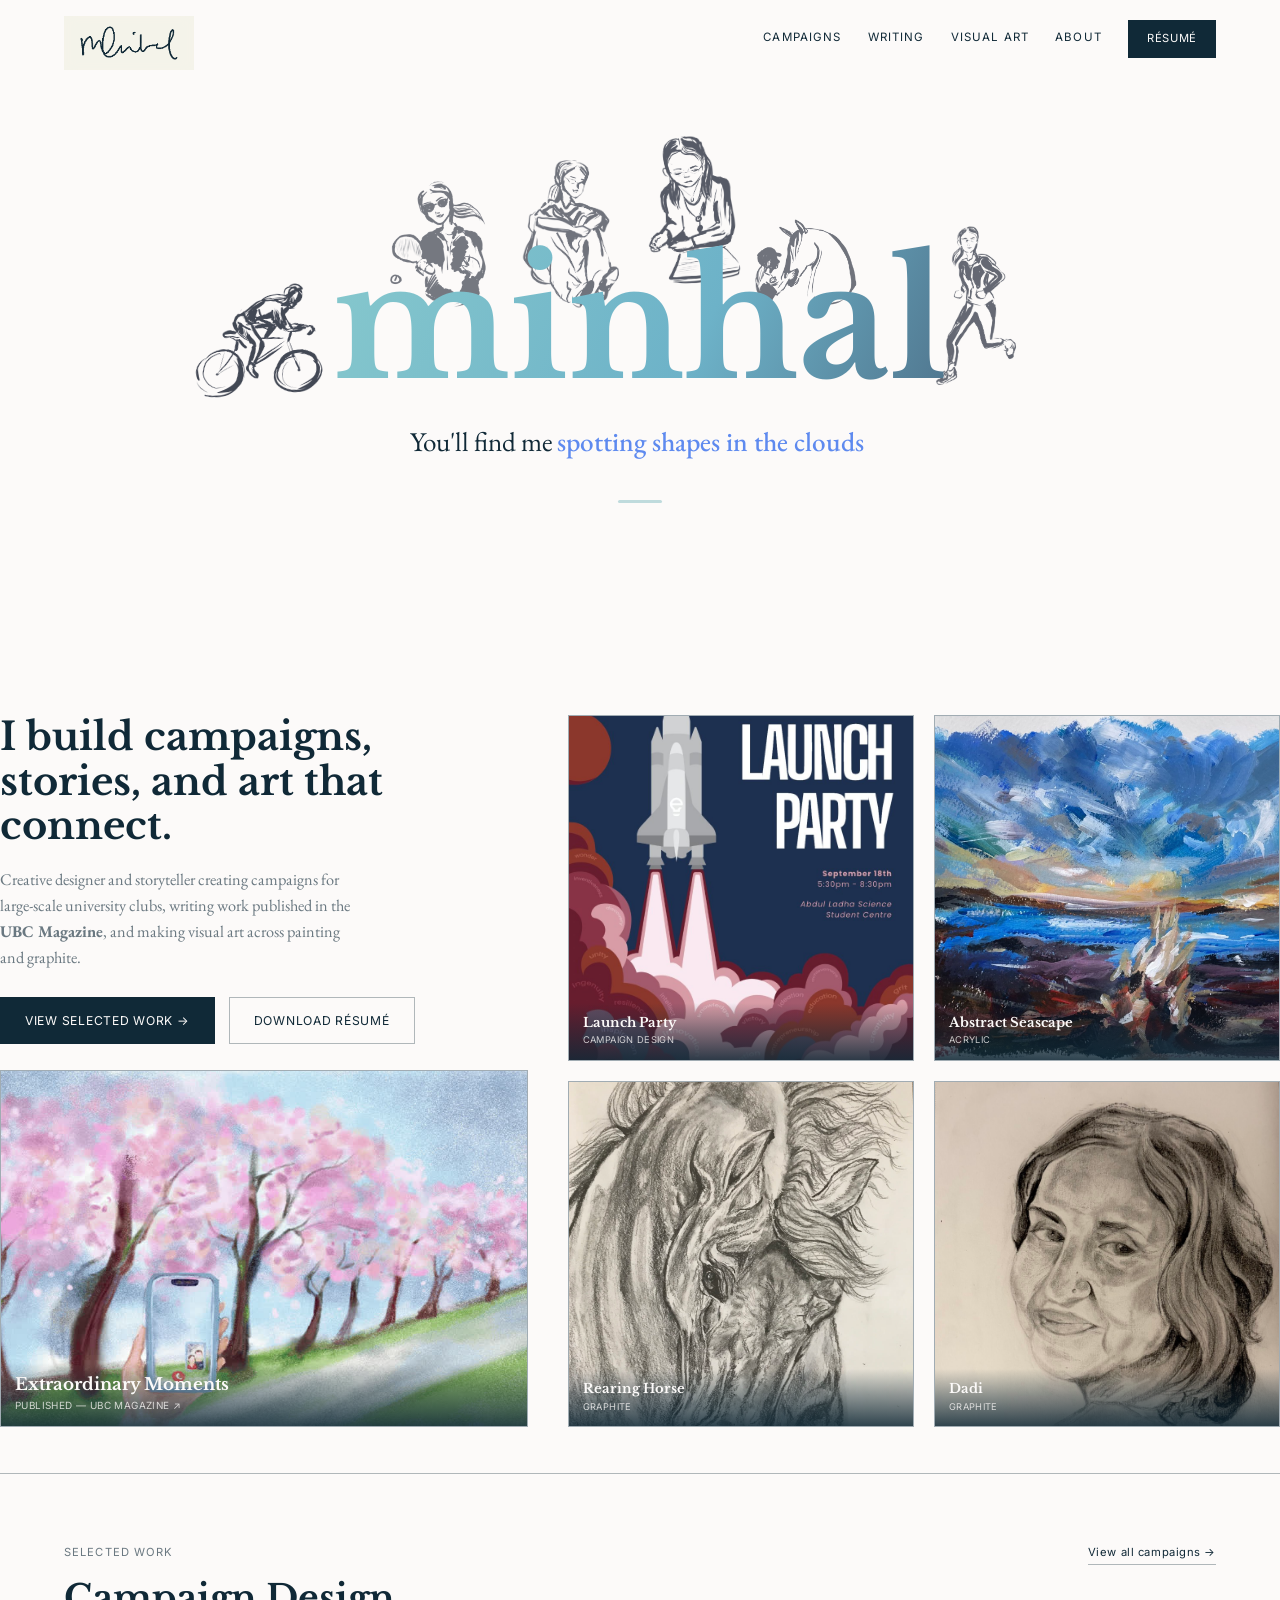
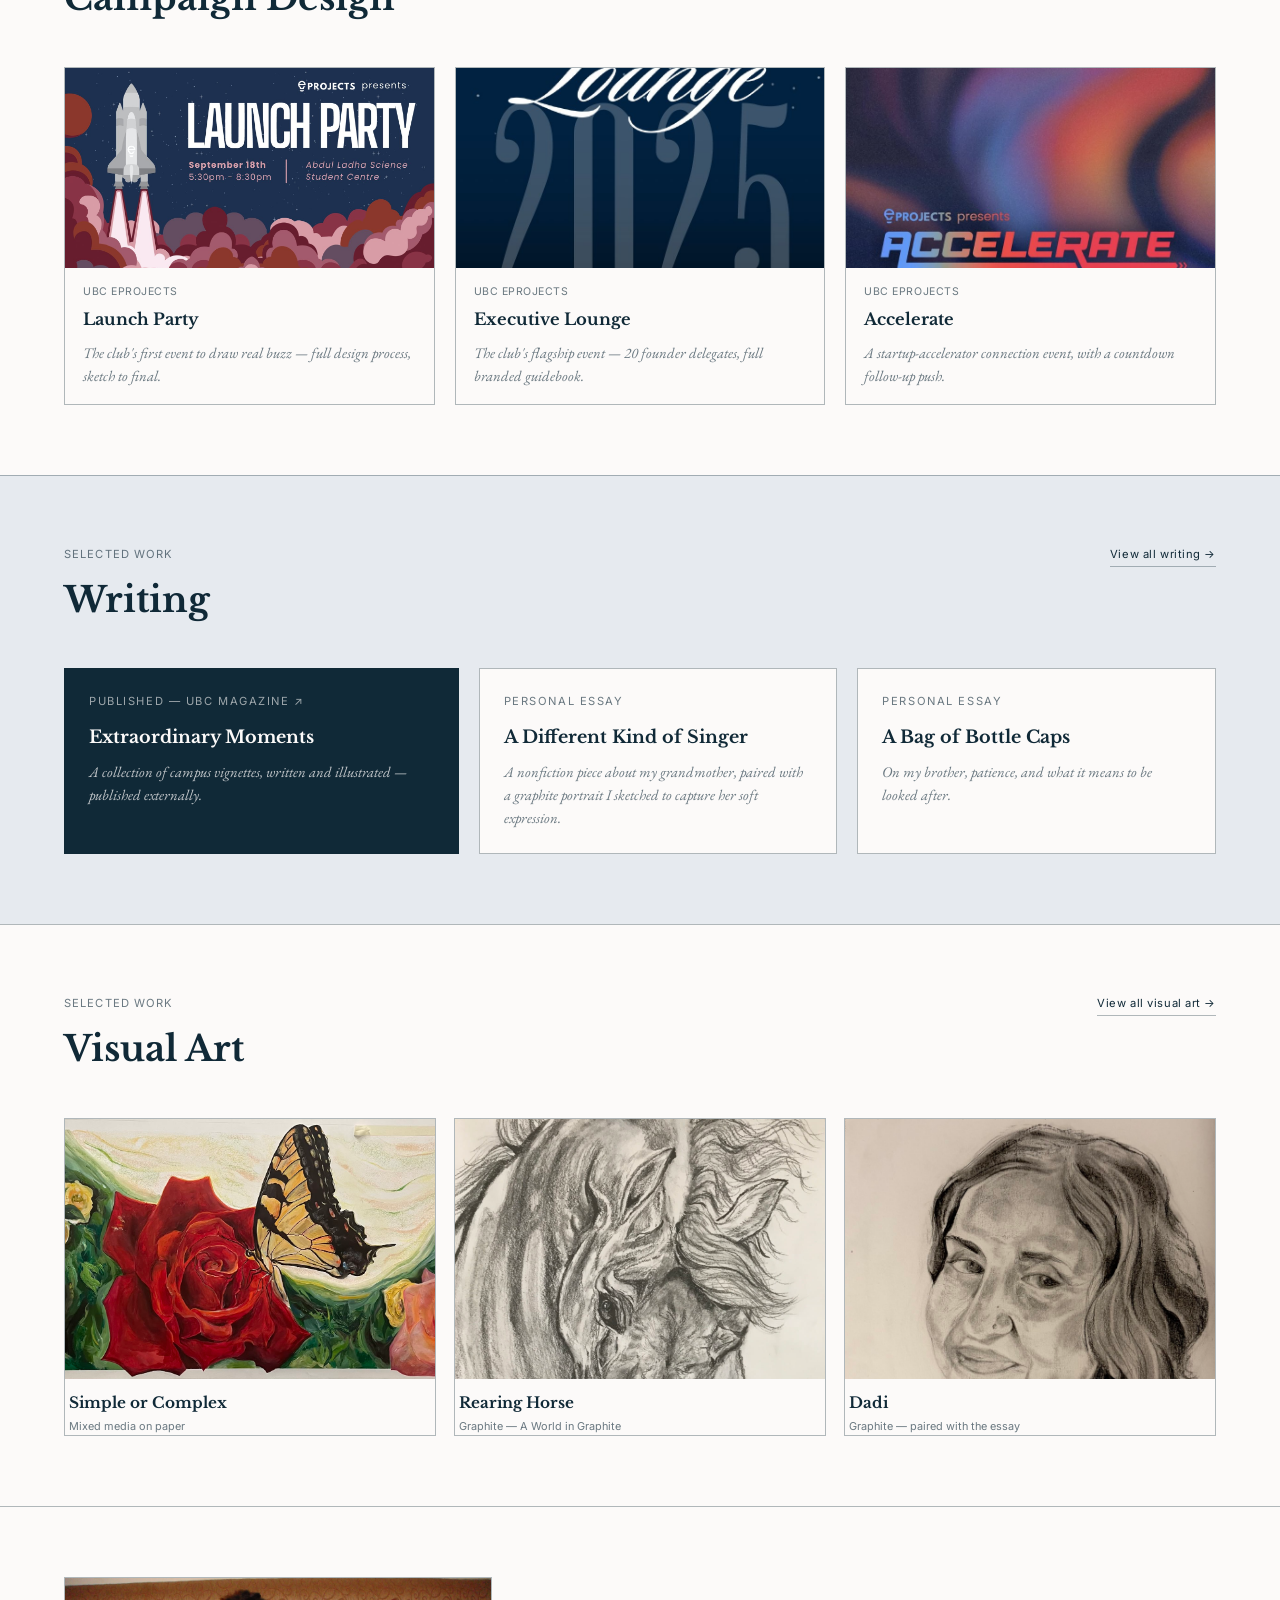
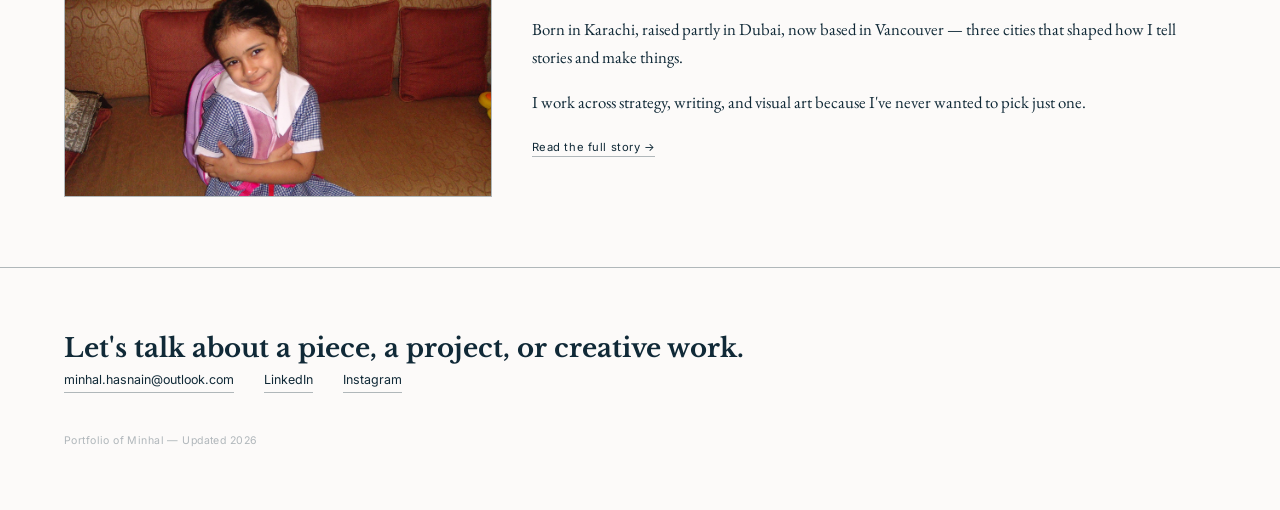
<file: index.html>
<!DOCTYPE html>
<html lang="en">
<head>
<meta charset="UTF-8">
<meta name="viewport" content="width=device-width, initial-scale=1.0">
<title>Minhal — Portfolio</title>
<link rel="stylesheet" href="style.css">

<!--
  ============================================================
  HOW TO EDIT THIS FILE
  ============================================================
  Shared colors, fonts, and nav live in style.css. This file is
  the homepage: hero + curated teasers of Work, Writing, and
  Visual Art, each linking to their full page.

  RÉSUMÉ — the "#" links next to "Résumé" need a real file.
  Add resume.pdf to this folder and change href="#" to
  href="resume.pdf" everywhere it appears (nav + hero + footer).
  ============================================================
-->

<style>
  /* ---------- HERO ---------- */
  .hero { padding: 40px 0 46px; }
  .hero-grid { display: grid; grid-template-columns: 1fr 1.35fr; gap: 40px; }
  .hero-statement {
    font-size: clamp(1.7rem, 3vw, 2.7rem);
    font-weight: 700;
    line-height: 1.16;
    max-width: 15ch;
    margin-bottom: 18px;
  }
  .hero-sub {
    font-family: 'EB Garamond', serif;
    font-size: 1.02rem;
    color: var(--navy-soft);
    max-width: 44ch;
    margin-bottom: 26px;
  }
  .hero-sub strong { color: var(--navy); font-weight: 600; }
  .hero-ctas { display: flex; gap: 14px; flex-wrap: wrap; }
  .btn-primary {
    font-family: 'Inter', sans-serif; font-size: 0.76rem; letter-spacing: 0.06em; text-transform: uppercase;
    background: var(--navy); color: var(--cream); padding: 13px 24px; border: 1px solid var(--navy);
  }
  .btn-secondary {
    font-family: 'Inter', sans-serif; font-size: 0.76rem; letter-spacing: 0.06em; text-transform: uppercase;
    padding: 13px 24px; border: 1px solid var(--navy-faint);
  }

  /* ---------- HERO VISUALS — text + one large image left, 2x2 grid right ---------- */
  .hero-left { display: flex; flex-direction: column; gap: 26px; }
  .hero-right {
    display: grid;
    grid-template-columns: 1fr 1fr;
    gap: 20px;
    align-content: start;
  }
  .hero-right .hero-tile { aspect-ratio: 1; }
  .hero-tile {
    position: relative; display: block; overflow: hidden;
    border: 1px solid var(--navy-faint); background: var(--grey);
  }
  .hero-left .hero-tile { flex: 1; min-height: 280px; }
  .hero-tile img, .hero-tile video {
    width: 100%; height: 100%; object-fit: cover; display: block;
    transition: transform 0.5s ease;
  }
  .hero-tile:hover img, .hero-tile:hover video { transform: scale(1.035); }
  .hero-tile .cap {
    position: absolute; left: 0; right: 0; bottom: 0;
    padding: 12px 14px;
    background: linear-gradient(to top, rgba(16,41,55,0.85) 0%, rgba(16,41,55,0.4) 55%, transparent 100%);
  }
  .hero-tile .cap .t { font-family: 'Libre Baskerville', serif; font-weight: 700; color: var(--cream); font-size: 0.82rem; line-height: 1.2; }
  .hero-tile .cap .m { font-family: 'Inter', sans-serif; font-size: 0.58rem; letter-spacing: 0.04em; text-transform: uppercase; color: rgba(252,250,249,0.78); margin-top: 3px; }
  .hero-left .hero-tile .cap .t { font-size: 1.05rem; }
  .hero-left .hero-tile .cap .m { font-size: 0.62rem; }

  @media (max-width: 1080px) {
    .hero-grid { grid-template-columns: 1fr; }
    .hero-left .hero-tile { min-height: 320px; }
  }

  /* ---------- SECTIONS ---------- */
  section { padding: 70px 0; border-top: 1px solid var(--navy-faint); }
  .section-head { display: flex; justify-content: space-between; align-items: baseline; margin-bottom: 40px; flex-wrap: wrap; gap: 10px; }
  .section-eyebrow { font-family: 'Inter', sans-serif; font-size: 0.7rem; letter-spacing: 0.1em; text-transform: uppercase; color: var(--navy-soft); margin-bottom: 8px; }
  .section-head h2 { font-size: clamp(1.6rem, 3vw, 2.2rem); font-weight: 700; }
  .view-all { font-family: 'Inter', sans-serif; font-size: 0.7rem; letter-spacing: 0.05em; border-bottom: 1px solid var(--navy-faint); padding-bottom: 2px; }

  /* ---------- CAMPAIGNS TEASER ---------- */
  .campaign-grid { display: grid; grid-template-columns: repeat(3, 1fr); gap: 20px; }
  .campaign-card { border: 1px solid var(--navy-faint); display: block; transition: opacity 0.25s ease; }
  .campaign-card:hover { opacity: 0.85; }
  .campaign-img { height: 200px; overflow: hidden; background: var(--grey); }
  .campaign-img img { width: 100%; height: 100%; object-fit: cover; }
  .campaign-body { padding: 16px 18px; }
  .campaign-body .org { font-family: 'Inter', sans-serif; font-size: 0.66rem; letter-spacing: 0.05em; text-transform: uppercase; color: var(--navy-soft); margin-bottom: 6px; }
  .campaign-body .title { font-family: 'Libre Baskerville', serif; font-size: 1.02rem; font-weight: 700; margin-bottom: 8px; }
  .campaign-body .impact { font-family: 'EB Garamond', serif; font-style: italic; font-size: 0.92rem; color: var(--navy-soft); }

  /* ---------- WRITING TEASER ---------- */
  .writing-section { background: var(--grey); }
  .writing-grid { display: grid; grid-template-columns: 1.1fr 1fr 1fr; gap: 20px; }
  .writing-card { border: 1px solid var(--navy-faint); padding: 24px; display: block; background: var(--cream); transition: transform 0.25s ease, box-shadow 0.25s ease; }
  .writing-card:hover { transform: translateY(-3px); box-shadow: 0 12px 26px rgba(16,41,55,0.1); }
  .writing-card.featured { background: var(--navy); color: var(--cream); }
  .writing-card .genre { margin-bottom: 12px; }
  .writing-card.featured .genre { color: rgba(252,250,249,0.6); }
  .writing-card h3 { font-family: 'Libre Baskerville', serif; font-size: 1.1rem; font-weight: 700; margin-bottom: 10px; }
  .writing-card p { font-family: 'EB Garamond', serif; font-style: italic; font-size: 0.92rem; color: var(--navy-soft); line-height: 1.55; }
  .writing-card.featured p { color: rgba(252,250,249,0.75); }

  /* ---------- ART TEASER ---------- */
  .art-grid { display: grid; grid-template-columns: repeat(3, 1fr); gap: 18px; }
  .art-card { border: 1px solid var(--navy-faint); display: block; transition: opacity 0.25s ease; }
  .art-card:hover { opacity: 0.85; }
  .art-img { height: 260px; overflow: hidden; }
  .art-img img { width: 100%; height: 100%; object-fit: cover; }
  .art-caption { padding: 12px 4px 0; }
  .art-caption .t { font-family:'Libre Baskerville', serif; font-size: 0.95rem; font-weight: 700; }
  .art-caption .m { font-family:'Inter', sans-serif; font-size: 0.68rem; color: var(--navy-soft); margin-top: 3px; }

  /* ---------- ABOUT STRIP ---------- */
  .about-strip { display: grid; grid-template-columns: 1fr 1.6fr; gap: 40px; align-items: center; }
  .about-strip img { width: 100%; height: 220px; object-fit: cover; border: 1px solid var(--navy-faint); object-position: center 15%; }
  .about-strip p { font-family: 'EB Garamond', serif; font-size: 1.05rem; line-height: 1.7; margin-bottom: 16px; }

  @media (max-width: 860px) {
    .campaign-grid, .art-grid { grid-template-columns: 1fr; }
    .writing-grid { grid-template-columns: 1fr; }
    .about-strip { grid-template-columns: 1fr; }
  }
</style>
</head>
<body>

<a class="mark" href="index.html"><img src="images/signature.png" alt="Minhal — signature"></a>
<nav class="nav-desktop">
  <a class="nav-link" href="work.html">Campaigns</a>
  <a class="nav-link" href="writing.html">Writing</a>
  <a class="nav-link" href="art.html">Visual Art</a>
  <a class="nav-link" href="about.html">About</a>
  <a class="btn-resume" href="#">Résumé</a>
</nav>
<div class="nav-mobile-toggle" id="hamburger"><span></span></div>
<div class="mobile-menu" id="mobileMenu">
  <a class="mobile-link" href="work.html">Campaigns</a>
  <a class="mobile-link" href="writing.html">Writing</a>
  <a class="mobile-link" href="art.html">Visual Art</a>
  <a class="mobile-link" href="about.html">About</a>
  <a class="btn-resume" href="#">Résumé</a>
</div>

<!-- ============================================================
     NAME MARK — a compact, elegant impression before the hero.
     Same animated-gradient treatment as the About page name, in
     lowercase Libre Baskerville, sized down so it doesn't compete
     with the hero below. Underneath, a tagline whose last phrase
     rolls over on a timer like a scoreboard/odometer flip — new
     phrase drops in from above while the old one drops out below,
     rather than a plain crossfade.
     ============================================================ -->
<style>
  .namemark {
    position: relative;
    min-height: 75vh;
    box-sizing: border-box;
    padding: 110px 0 40px;
    display: flex;
    flex-direction: column;
    justify-content: center;
    align-items: center;
    text-align: center;
    overflow: hidden;
  }
  .namemark-name {
    position: relative;
    z-index: 2;
    font-family: 'Libre Baskerville', serif;
    font-weight: 700;
    font-size: clamp(4.5rem, 13.5vw, 10rem);
    line-height: 1;
    text-transform: lowercase;
    background: linear-gradient(115deg, #86c8cd 0%, #6db2c8 20%, #415771 40%, #5e72eb 60%, #FE7F9C 80%, #86c8cd 100%);
    background-size: 300% 300%;
    -webkit-background-clip: text;
    background-clip: text;
    color: transparent;
    animation: namemarkGradientFlow 9s ease infinite;
    display: inline-block;
  }
  @keyframes namemarkGradientFlow {
    0%   { background-position: 0% 50%; }
    50%  { background-position: 100% 50%; }
    100% { background-position: 0% 50%; }
  }

  /* SKETCHES — positioned relative to the WORD itself (via
     .namemark-word-wrap below), not the whole section. That
     means left:0%/100% always equals the word's own left/right
     edge, and bottom:0% always equals its baseline — so "don't
     go below the baseline" is just bottom >= 0, guaranteed at
     any screen size, rather than an approximation. All six sit
     behind the gradient name (z-index below it) and are sized
     small enough to gather closely around the word without
     reaching the top of the section. */
  .namemark-word-wrap {
    position: relative;
    display: inline-block;
  }
  .namemark-sketches {
    position: absolute;
    inset: 0;
    z-index: 1;
    pointer-events: none;
  }
  .namemark-sketches img { position: absolute; height: auto; display: block; }

  /* thinner-line sketches get more opacity to stay visible;
     heavy-fill sketches get less so they don't dominate */
  .sk-cyclist    { left: -24%; bottom: 0%;  width: 24%; max-width: 140px; transform: rotate(-6deg); opacity: 0.75; }
  .sk-tennis     { left: 8%;   bottom: 55%; width: 18%; max-width: 110px; transform: rotate(-4deg); opacity: 0.55; }
  .sk-seated     { left: 30%;  bottom: 55%; width: 18%; max-width: 115px; transform: rotate(3deg);  opacity: 0.57; }
  .sk-reader     { left: 50%;  bottom: 70%; width: 17%; max-width: 108px; transform: rotate(-3deg); opacity: 0.67; }
  .sk-horsegroom { left: 68%;  bottom: 58%; width: 18%; max-width: 155px; transform: rotate(2deg);  opacity: 0.57; }
  .sk-runner     { left: 98%;  bottom: 5%;  width: 16%; max-width: 90px;  transform: rotate(4deg);  opacity: 0.61; }

  @media (max-width: 860px) {
    .sk-cyclist    { max-width: 88px; }
    .sk-tennis     { max-width: 69px; }
    .sk-seated     { max-width: 72px; }
    .sk-reader     { max-width: 68px; }
    .sk-horsegroom { max-width: 97px; }
    .sk-runner     { max-width: 56px; }
  }

  .namemark-tagline-row {
    margin-top: 18px;
    display: flex;
    justify-content: center;
    align-items: center;
    gap: 0.16em;
    flex-wrap: wrap;
    font-family: 'EB Garamond', serif;
    font-weight: 400;
    font-style: normal;
    font-size: clamp(1.1rem, 2.4vw, 1.7rem);
    color: var(--navy);
  }
  .namemark-cyclewrap {
    position: relative;
    display: inline-block;
    height: 1.6em;
    overflow: hidden;
    vertical-align: middle;
    transition: width 0.45s cubic-bezier(0.34, 1.2, 0.4, 1);
  }
  .namemark-cyclewrap span {
    position: absolute;
    left: 0;
    top: 0;
    line-height: 1.6em;
    white-space: nowrap;
    color: var(--vivid-blue);
    font-weight: 500;
    opacity: 0;
    transform: translateY(-120%);
    transition: transform 0.55s cubic-bezier(0.34, 1.45, 0.5, 1), opacity 0.4s ease;
  }
  .namemark-cyclewrap span.active {
    opacity: 1;
    transform: translateY(0);
  }
  .namemark-cyclewrap span.leaving {
    opacity: 0;
    transform: translateY(120%);
    transition: transform 0.4s cubic-bezier(0.5, 0, 0.75, 0), opacity 0.3s ease;
  }
  .namemark-cyclewrap span.reset {
    transition: none !important;
    transform: translateY(-120%);
    opacity: 0;
  }

  .namemark-divider {
    width: 44px;
    height: 3px;
    background: var(--teal);
    margin: 36px auto 0;
    border-radius: 2px;
  }

  @media (prefers-reduced-motion: reduce) {
    .namemark-name { animation: none; background-position: 30% 50%; }
    .namemark-cyclewrap { transition: none; }
    .namemark-cyclewrap span { transition: opacity 0.4s ease; transform: none !important; }
  }

  @media (max-width: 860px) {
    .namemark { min-height: 68vh; padding: 100px 0 30px; }
    .namemark-name { font-size: clamp(2.8rem, 15vw, 6rem); }
    .namemark-divider { margin-top: 28px; }
  }
</style>

<div class="wrap namemark">
  <div class="namemark-word-wrap">
    <div class="namemark-sketches">
      <img class="sk-cyclist" src="images/sketches/sketch-cyclist.png" alt="Ink sketch, cyclist">
      <img class="sk-horsegroom" src="images/sketches/sketch-horse-groom.png" alt="Ink sketch, horse and groom">
      <img class="sk-tennis" src="images/sketches/sketch-tennis.png" alt="Ink sketch, tennis player">
      <img class="sk-reader" src="images/sketches/sketch-reader.png" alt="Ink sketch, girl reading">
      <img class="sk-runner" src="images/sketches/sketch-runner.png" alt="Ink sketch, runner">
      <img class="sk-seated" src="images/sketches/sketch-seated.png" alt="Ink sketch, seated figure">
    </div>
    <div class="namemark-name">minhal</div>
  </div>
  <div class="namemark-tagline-row">
    <span>You'll find me</span>
    <span class="namemark-cyclewrap" id="namemarkCycle">
      <span class="active">spotting shapes in the clouds</span>
      <span>talking about clever campaigns</span>
      <span>planning our next game night</span>
      <span>singing when nobody's home</span>
    </span>
  </div>
  <div class="namemark-divider"></div>
</div>
<script>
  (function () {
    var wrap = document.getElementById('namemarkCycle');
    var spans = Array.prototype.slice.call(wrap.children);
    var idx = 0;

    function sizeTo(span) {
      wrap.style.width = span.scrollWidth + 'px';
    }
    sizeTo(spans[idx]); /* set initial width to match the first phrase */

    setInterval(function () {
      var current = spans[idx];
      current.classList.remove('active');
      current.classList.add('leaving');
      var nextIdx = (idx + 1) % spans.length;
      var next = spans[nextIdx];
      next.classList.add('reset');
      void next.offsetWidth; /* force reflow so the reset position applies before animating in */
      next.classList.remove('reset');
      next.classList.add('active');
      sizeTo(next); /* container width now tracks only the active phrase, so the gap after "You'll find me" stays constant */
      (function (el) {
        setTimeout(function () { el.classList.remove('leaving'); }, 450);
      })(current);
      idx = nextIdx;
    }, 4000);
  })();
</script>

<!-- HERO — text stacked above one large image on the left, 2x2 grid of 4 images on the right -->
<div class="wrap hero">
  <div class="hero-grid">
    <div class="hero-left">
      <div class="hero-text">
        <h1 class="hero-statement display">I build campaigns, stories, and art that connect.</h1>
        <p class="hero-sub">Creative designer and storyteller creating campaigns for large-scale university clubs, writing work published in the <b>UBC Magazine</b>, and making visual art across painting and graphite.</p>
        <div class="hero-ctas">
          <a class="btn-primary" href="work.html">View Selected Work →</a>
          <a class="btn-secondary" href="#">Download Résumé</a>
        </div>
      </div>

      <a class="hero-tile" href="https://magazine.alumni.ubc.ca/2026/campus/extraordinary-moments-ubc-vignettes-ill-never-forget" target="_blank" rel="noopener">
        <video autoplay muted loop playsinline poster="images/extraordinary-moments-poster.jpg">
          <source src="images/extraordinary-moments.mp4" type="video/mp4">
        </video>
        <div class="cap">
          <div class="t">Extraordinary Moments</div>
          <div class="m">Published — UBC Magazine ↗</div>
        </div>
      </a>
    </div>

    <!-- 2x2 grid of 4 pieces -->
    <div class="hero-right">
      <a class="hero-tile" href="work.html#launch-party">
        <img src="images/eprojects-campaigns/launch-party-final-portrait.jpg" alt="Launch Party campaign poster">
        <div class="cap">
          <div class="t">Launch Party</div>
          <div class="m">Campaign Design</div>
        </div>
      </a>
      <a class="hero-tile" href="art.html">
        <img src="images/landscapes/abstract-seascape.jpg" alt="Abstract ocean painting">
        <div class="cap">
          <div class="t">Abstract Seascape</div>
          <div class="m">Acrylic</div>
        </div>
      </a>
      <a class="hero-tile" href="graphite.html">
        <img src="images/rearing-horse.jpg" alt="Rearing Horse graphite drawing" style="object-position:center 20%;">
        <div class="cap">
          <div class="t">Rearing Horse</div>
          <div class="m">Graphite</div>
        </div>
      </a>
      <a class="hero-tile" href="essay-dadi.html">
        <img src="images/dadi-portrait.jpg" alt="Graphite portrait of Dadi" style="object-position:center 15%;">
        <div class="cap">
          <div class="t">Dadi</div>
          <div class="m">Graphite</div>
        </div>
      </a>
    </div>
  </div>
</div>

<!-- CAMPAIGNS — leads, most relevant to strategist/coordinator roles -->
<section id="campaigns">
  <div class="wrap">
    <div class="section-head">
      <div>
        <div class="section-eyebrow">Selected Work</div>
        <h2 class="display">Campaign Design</h2>
      </div>
      <a class="view-all" href="work.html">View all campaigns →</a>
    </div>
    <div class="campaign-grid">
      <a class="campaign-card" href="work.html#launch-party">
        <div class="campaign-img"><img src="images/eprojects-campaigns/launch-party-final-wide.jpg" alt="Launch Party campaign poster"></div>
        <div class="campaign-body">
          <div class="org">UBC eProjects</div>
          <div class="title">Launch Party</div>
          <div class="impact">The club's first event to draw real buzz — full design process, sketch to final.</div>
        </div>
      </a>
      <a class="campaign-card" href="work.html#executive-lounge">
        <div class="campaign-img"><img src="images/eprojects-campaigns/exec-lounge-cover.jpg" alt="Executive Lounge guidebook cover"></div>
        <div class="campaign-body">
          <div class="org">UBC eProjects</div>
          <div class="title">Executive Lounge</div>
          <div class="impact">The club's flagship event — 20 founder delegates, full branded guidebook.</div>
        </div>
      </a>
      <a class="campaign-card" href="work.html#accelerate">
        <div class="campaign-img"><img src="images/eprojects-campaigns/accelerate-poster.jpg" alt="Accelerate campaign poster"></div>
        <div class="campaign-body">
          <div class="org">UBC eProjects</div>
          <div class="title">Accelerate</div>
          <div class="impact">A startup-accelerator connection event, with a countdown follow-up push.</div>
        </div>
      </a>
    </div>
  </div>
</section>

<!-- WRITING TEASER -->
<section class="writing-section">
  <div class="wrap">
    <div class="section-head">
      <div>
        <div class="section-eyebrow">Selected Work</div>
        <h2 class="display">Writing</h2>
      </div>
      <a class="view-all" href="writing.html">View all writing →</a>
    </div>
    <div class="writing-grid">
      <a class="writing-card featured" href="https://magazine.alumni.ubc.ca/2026/campus/extraordinary-moments-ubc-vignettes-ill-never-forget" target="_blank" rel="noopener">
        <div class="genre label">Published — UBC Magazine ↗</div>
        <h3>Extraordinary Moments</h3>
        <p>A collection of campus vignettes, written and illustrated — published externally.</p>
      </a>
      <a class="writing-card" href="essay-dadi.html">
        <div class="genre label">Personal Essay</div>
        <h3>A Different Kind of Singer</h3>
        <p>A nonfiction piece about my grandmother, paired with a graphite portrait I sketched to capture her soft expression.</p>
      </a>
      <a class="writing-card" href="essay-bottle-caps.html">
        <div class="genre label">Personal Essay</div>
        <h3>A Bag of Bottle Caps</h3>
        <p>On my brother, patience, and what it means to be looked after.</p>
      </a>
    </div>
  </div>
</section>

<!-- VISUAL ART TEASER -->
<section id="visual-art">
  <div class="wrap">
    <div class="section-head">
      <div>
        <div class="section-eyebrow">Selected Work</div>
        <h2 class="display">Visual Art</h2>
      </div>
      <a class="view-all" href="art.html">View all visual art →</a>
    </div>
    <div class="art-grid">
      <a class="art-card" href="simple-or-complex.html">
        <div class="art-img"><img src="images/simple-or-complex.jpeg" alt="Simple or Complex painting"></div>
        <div class="art-caption"><div class="t">Simple or Complex</div><div class="m">Mixed media on paper</div></div>
      </a>
      <a class="art-card" href="graphite.html">
        <div class="art-img"><img src="images/rearing-horse.jpg" alt="Rearing Horse graphite drawing" style="object-position:center 20%;"></div>
        <div class="art-caption"><div class="t">Rearing Horse</div><div class="m">Graphite — A World in Graphite</div></div>
      </a>
      <a class="art-card" href="essay-dadi.html">
        <div class="art-img"><img src="images/dadi-portrait.jpg" alt="Dadi portrait drawing" style="object-position:center 15%;"></div>
        <div class="art-caption"><div class="t">Dadi</div><div class="m">Graphite — paired with the essay</div></div>
      </a>
    </div>
  </div>
</section>

<!-- ABOUT STRIP -->
<section id="about-teaser">
  <div class="wrap about-strip">
    <img src="images/going-to-sckl.jpg" alt="Minhal as a child, backpack on, ready for her first day of school" style="object-position:center 20%;">
    <div>
      <p>Born in Karachi, raised partly in Dubai, now based in Vancouver — three cities that shaped how I tell stories and make things.</p>
      <p>I work across strategy, writing, and visual art because I've never wanted to pick just one.</p>
      <a class="view-all" href="about.html">Read the full story →</a>
    </div>
  </div>
</section>

<footer id="contact">
  <div class="wrap">
    <h2 class="display">Let's talk about a piece, a project, or creative work.</h2>
        <div class="contact-row">
      <a href="mailto:minhal.hasnain@outlook.com">minhal.hasnain@outlook.com</a>
      <a href="https://www.linkedin.com/in/minhal-hasnain-a8464b2b0/" target="_blank" rel="noopener">LinkedIn</a>
      <a href="https://www.instagram.com/spilling.ink.mh/" target="_blank" rel="noopener">Instagram</a>
    </div>
    <div class="fine-print">Portfolio of Minhal — Updated 2026</div>
  </div>
</footer>

<script>
  const hamburger = document.getElementById('hamburger');
  const mobileMenu = document.getElementById('mobileMenu');
  hamburger.addEventListener('click', () => { hamburger.classList.toggle('open'); mobileMenu.classList.toggle('open'); });
  document.querySelectorAll('.mobile-menu a').forEach(a => {
    a.addEventListener('click', () => { hamburger.classList.remove('open'); mobileMenu.classList.remove('open'); });
  });
</script>

</body>
</html>
</file>
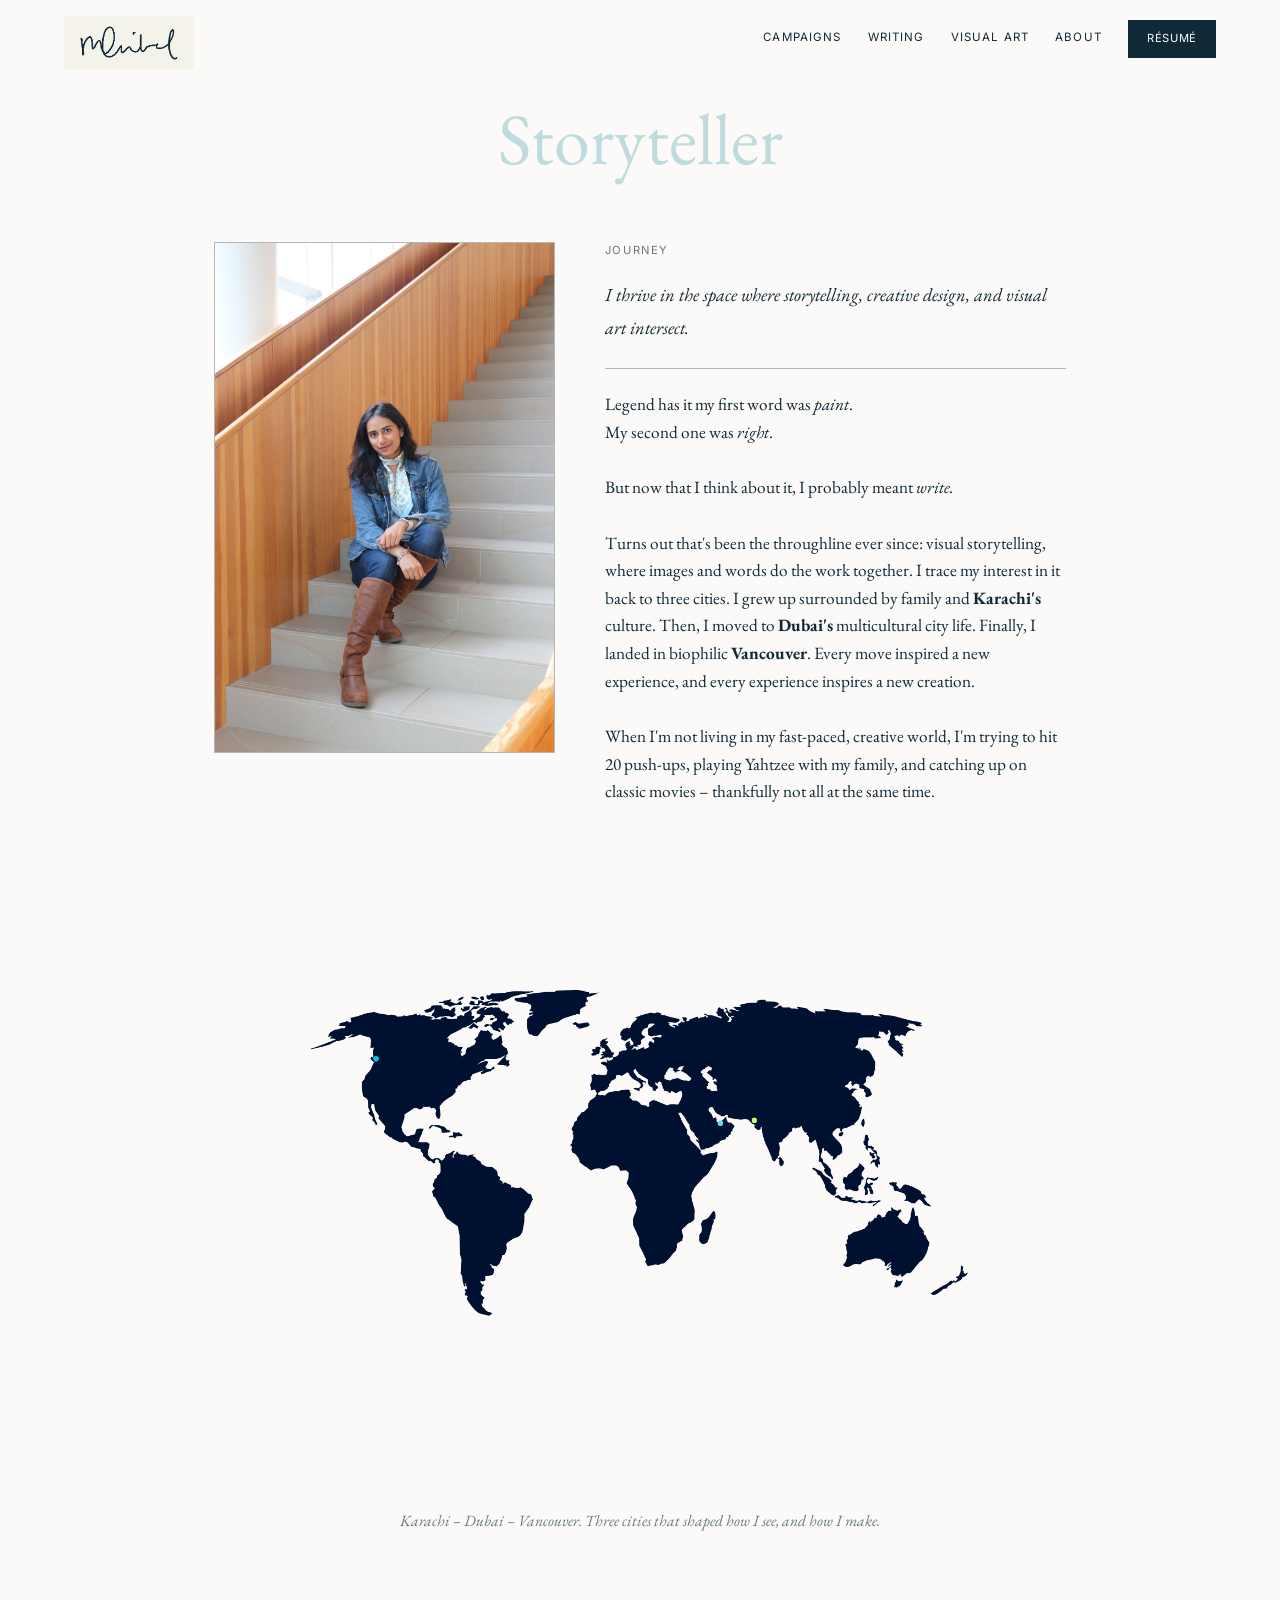
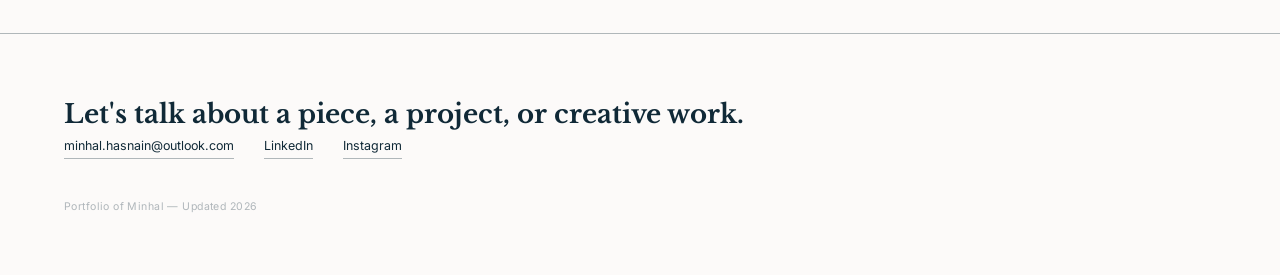
<file: about.html>
<!DOCTYPE html>
<html lang="en">
<head>
<meta charset="UTF-8">
<meta name="viewport" content="width=device-width, initial-scale=1.0">
<title>About — Minhal</title>
<link rel="stylesheet" href="style.css">

<!--
  ============================================================
  HOW TO EDIT THIS FILE
  ============================================================
  Page order, top to bottom: cycling headline -> bio (headshot +
  blurb) -> map. The headline is the three phrases in .about-cycle
  — add, remove, or reorder <span> entries (each with its own
  color class: c-storyteller / c-designer / c-artist) and the
  rotation adjusts automatically. It "falls into place" the same
  way the landing page tagline does. Timing is set in the second
  <script> block near the bottom (currently 2.5s per phrase).

  Bio paragraphs are plain text further down — replace directly.
  ============================================================
-->

<style>
  .about-hero {
    display: flex; flex-direction: column; align-items: center; justify-content: center;
    text-align: center;
    padding: 90px 24px 10px;
  }

  .about-cycle {
    position: relative;
    width: 100%;
    height: 1.35em;
    overflow: hidden;
    font-family: 'EB Garamond', serif;
    font-weight: 400;
    font-style: normal;
    font-size: clamp(2.4rem, 6vw, 4.5rem);
  }
  .about-cycle span {
    position: absolute;
    left: 50%;
    top: 0;
    line-height: 1.35em;
    white-space: nowrap;
    opacity: 0;
    transform: translateX(-50%) translateY(-120%);
    transition: transform 0.55s cubic-bezier(0.34, 1.45, 0.5, 1), opacity 0.4s ease;
  }
  .about-cycle span.active {
    opacity: 1;
    transform: translateX(-50%) translateY(0);
  }
  .about-cycle span.leaving {
    opacity: 0;
    transform: translateX(-50%) translateY(120%);
    transition: transform 0.4s cubic-bezier(0.5, 0, 0.75, 0), opacity 0.3s ease;
  }
  .about-cycle span.reset {
    transition: none !important;
    transform: translateX(-50%) translateY(-120%);
    opacity: 0;
  }
  .about-cycle .c-storyteller { color: var(--teal); }
  .about-cycle .c-designer { color: #5e72eb; }
  .about-cycle .c-artist { color: #FE7F9C; }

  .about-bio {
    max-width: 900px;
    margin: 45px auto 0;
    padding: 0 24px;
    text-align: left;
    display: grid;
    grid-template-columns: 0.85fr 1.15fr;
    gap: 50px;
    align-items: start;
  }
  .about-headshot img {
    width: 100%;
    display: block;
    border: 1px solid var(--navy-faint);
  }
  .about-bio-text p {
    font-family: 'EB Garamond', serif;
    font-size: 1.15rem;
    line-height: 1.8;
    margin-bottom: 22px;
  }
  .about-bio-text .label { margin-bottom: 18px; display: block; }
  .bio-statement {
    font-family: 'Libre Baskerville', serif;
    font-style: italic;
    font-size: clamp(1.2rem, 2vw, 1.5rem);
    line-height: 1.4;
    color: var(--navy);
    margin-bottom: 30px;
    padding-bottom: 24px;
    border-bottom: 1px solid var(--navy-faint);
  }

  .about-map-section {
    max-width: 900px;
    margin: 30px auto 0;
    padding: 0 24px 100px;
    text-align: center;
  }
  .map-wrap {
    max-width: 660px;
    margin: 0 auto;
  }
  .map-wrap img { width: 100%; height: auto; display: block; }
  .map-caption {
    margin-top: 12px;
    text-align: center;
    font-family: 'EB Garamond', serif;
    font-style: italic;
    font-size: 0.98rem;
    color: var(--navy-soft);
  }

  @media (max-width: 700px) {
    .about-bio { grid-template-columns: 1fr; }
    .about-headshot { max-width: 260px; margin: 0 auto; }
  }

  @media (prefers-reduced-motion: reduce) {
    .about-cycle span { transition: opacity 0.4s ease; transform: translateX(-50%) !important; }
  }
</style>
</head>
<body>

<a class="mark" href="index.html"><img src="images/signature.png" alt="Minhal signature"></a>
<nav class="nav-desktop">
  <a class="nav-link" href="work.html">Campaigns</a>
  <a class="nav-link" href="writing.html">Writing</a>
  <a class="nav-link" href="art.html">Visual Art</a>
  <a class="nav-link" href="about.html">About</a>
  <a class="btn-resume" href="#">Résumé</a>
</nav>
<div class="nav-mobile-toggle" id="hamburger"><span></span></div>
<div class="mobile-menu" id="mobileMenu">
  <a class="mobile-link" href="work.html">Campaigns</a>
  <a class="mobile-link" href="writing.html">Writing</a>
  <a class="mobile-link" href="art.html">Visual Art</a>
  <a class="mobile-link" href="about.html">About</a>
  <a class="btn-resume" href="#">Résumé</a>
</div>

<!-- SECTION: ABOUT HERO — cycling headline only -->
<div class="about-hero">
  <div class="about-cycle" id="aboutCycle">
    <span class="active c-storyteller">Storyteller</span>
    <span class="c-designer">Creative Designer</span>
    <span class="c-artist">Visual Artist</span>
  </div>
</div>

<!-- SECTION: BIO — moved up, right after the headline -->
<div class="about-bio">
  <div class="about-headshot">
    <img src="images/headshot.jpg" alt="Portrait of Minhal">
  </div>
  <div class="about-bio-text">
    <span class="label">Journey</span>
    <p class="bio-statement">I thrive in the space where storytelling, creative design, and visual art intersect.</p>

      Legend has it my first word was <i>paint</i>.<br>
      My second one was <i>right</i>.<br> 
      <br>
      But now that I think about it, I probably meant <i>write.</i><br>
      <br>
      Turns out that's been the throughline ever since: visual storytelling, where images and words do the work together. I trace my interest in it back to three cities. I grew up surrounded by family and <b>Karachi's</b> culture. Then, I moved to <b>Dubai's</b> multicultural city life. Finally, I landed in biophilic <b>Vancouver</b>. Every move inspired a new experience, and every experience inspires a new creation.<br>
      <br>
      When I'm not living in my fast-paced, creative world, I'm trying to hit 20 push-ups, playing Yahtzee with my family, and catching up on classic movies – thankfully not all at the same time.
    </div>
  </div>

<!-- SECTION: MAP — moved down, below the bio -->
<div class="about-map-section">
  <div class="map-wrap">
    <img src="images/world-map.png" alt="World map with pins marking Vancouver, Dubai, and Karachi" style="width: 100%; height: auto;">
  </div>
  <p class="map-caption">Karachi – Dubai – Vancouver. Three cities that shaped how I see, and how I make.</p>
</div>

<footer id="contact">
  <div class="wrap">
    <h2 class="display">Let's talk about a piece, a project, or creative work.</h2>
        <div class="contact-row">
      <a href="mailto:minhal.hasnain@outlook.com">minhal.hasnain@outlook.com</a>
      <a href="https://www.linkedin.com/in/minhal-hasnain-a8464b2b0/" target="_blank" rel="noopener">LinkedIn</a>
      <a href="https://www.instagram.com/spilling.ink.mh/" target="_blank" rel="noopener">Instagram</a>
    </div>
    <div class="fine-print">Portfolio of Minhal — Updated 2026</div>
  </div>
</footer>

<script>
  var hamburger = document.getElementById('hamburger');
  var mobileMenu = document.getElementById('mobileMenu');
  if (hamburger && mobileMenu) {
    hamburger.addEventListener('click', function () {
      hamburger.classList.toggle('open');
      mobileMenu.classList.toggle('open');
    });
    document.querySelectorAll('.mobile-menu a').forEach(function (a) {
      a.addEventListener('click', function () {
        hamburger.classList.remove('open');
        mobileMenu.classList.remove('open');
      });
    });
  }
</script>

<script>
  var aboutCycleWrap = document.getElementById('aboutCycle');
  if (aboutCycleWrap) {
    var spans = Array.prototype.slice.call(aboutCycleWrap.children);
    var idx = 0;
    setInterval(function () {
      var current = spans[idx];
      current.classList.remove('active');
      current.classList.add('leaving');
      var nextIdx = (idx + 1) % spans.length;
      var next = spans[nextIdx];
      next.classList.add('reset');
      void next.offsetWidth;
      next.classList.remove('reset');
      next.classList.add('active');
      (function (el) {
        setTimeout(function () { el.classList.remove('leaving'); }, 450);
      })(current);
      idx = nextIdx;
    }, 2500);
  }
</script>

</body>
</html>
</file>
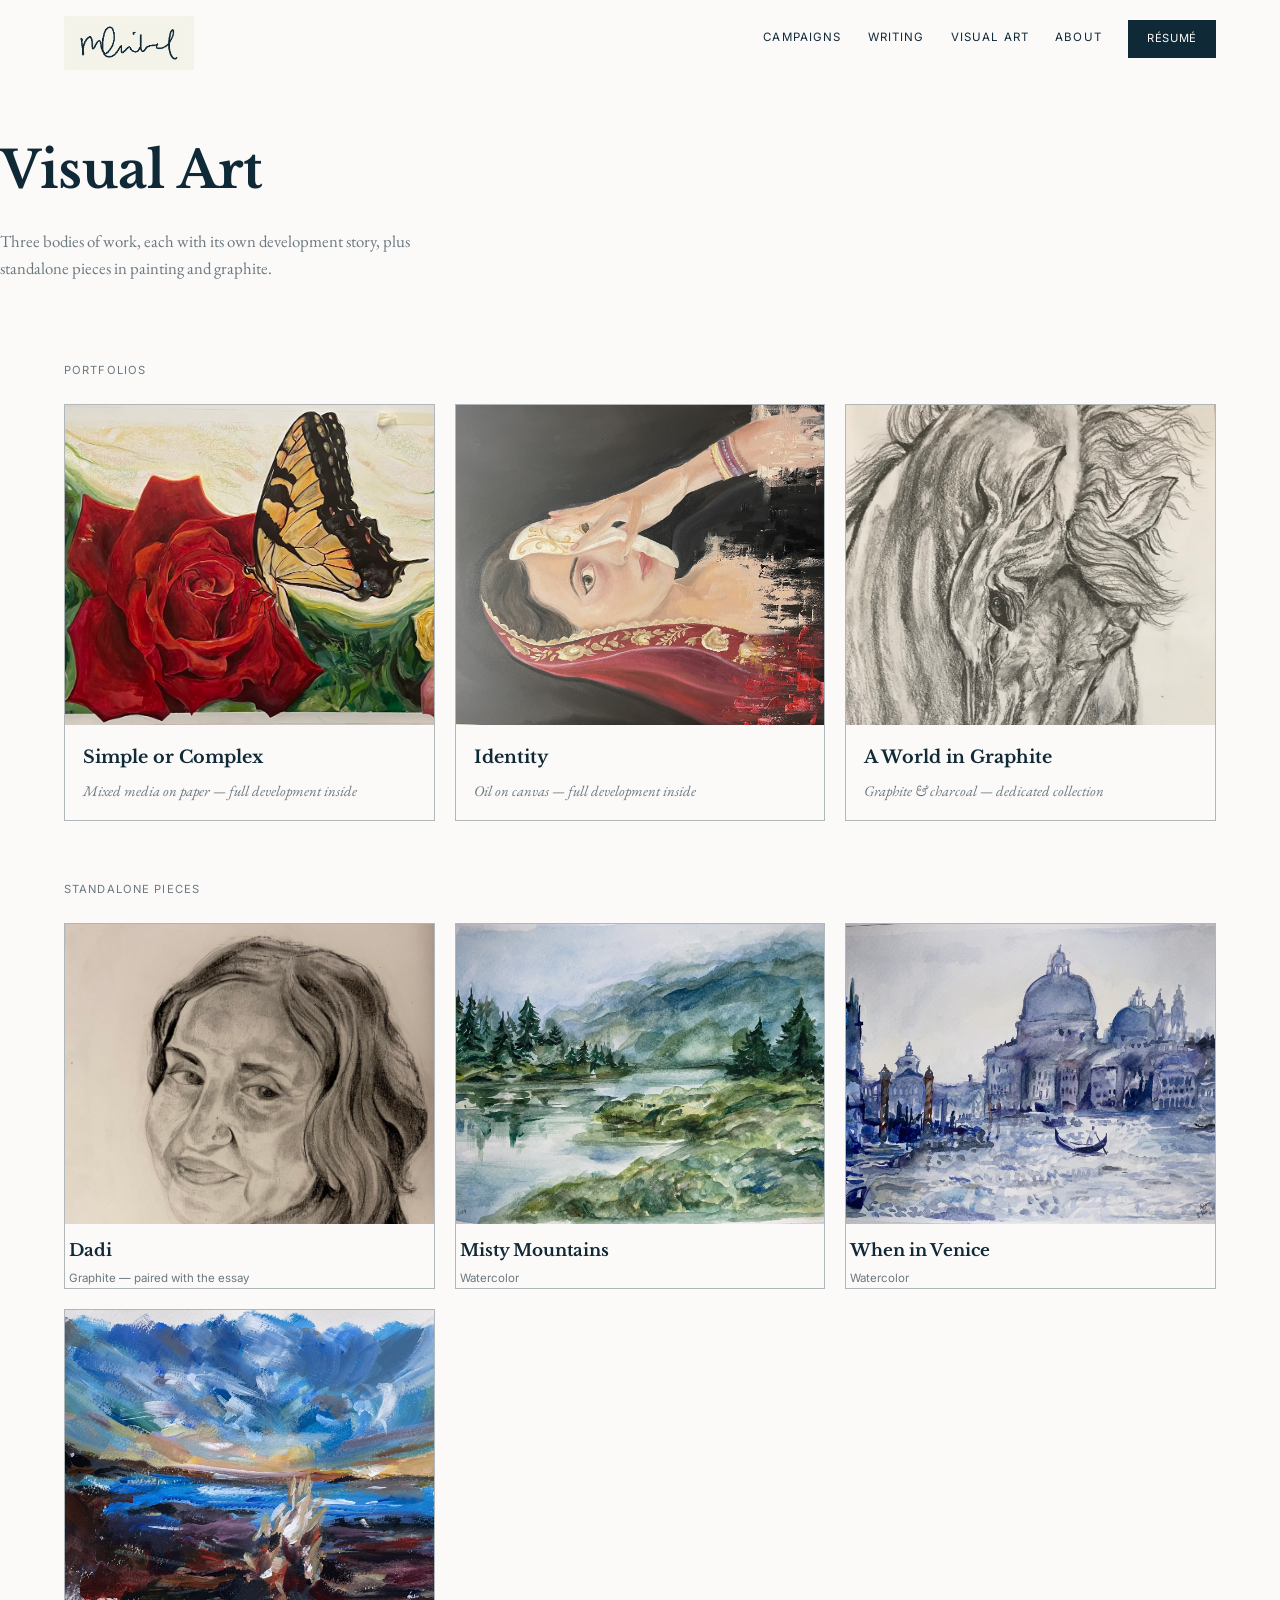
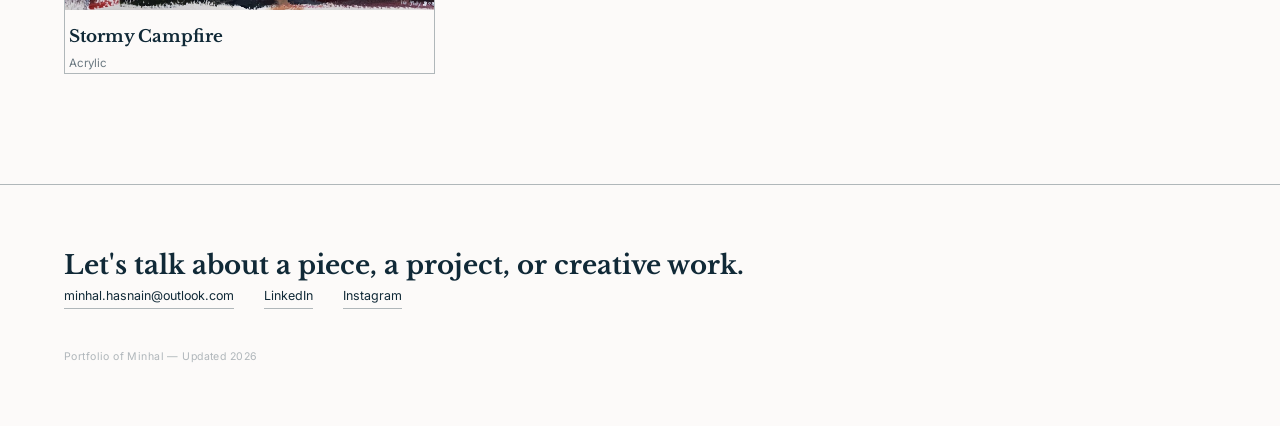
<file: art.html>
<!DOCTYPE html>
<html lang="en">
<head>
<meta charset="UTF-8">
<meta name="viewport" content="width=device-width, initial-scale=1.0">
<title>Visual Art — Minhal</title>
<link rel="stylesheet" href="style.css">

<!--
  HOW TO EDIT: this page is a landing/teaser page — each portfolio
  (Simple or Complex, Identity, A World in Graphite) has its own
  full page with development process. Standalone pieces below
  the portfolio row are individual works not tied to a project.
-->

<style>
  .page-hero { padding: 130px 0 20px; }
  .page-hero h1 { font-size: clamp(2rem, 4.5vw, 3.2rem); font-weight: 700; }
  .page-hero p { font-family: 'EB Garamond', serif; font-size: 1.05rem; color: var(--navy-soft); max-width: 60ch; margin-top: 16px; }

  .section-eyebrow { font-family: 'Inter', sans-serif; font-size: 0.7rem; letter-spacing: 0.1em; text-transform: uppercase; color: var(--navy-soft); margin: 60px 0 24px; }

  .portfolio-grid { display: grid; grid-template-columns: repeat(3, 1fr); gap: 20px; }
  .portfolio-card { border: 1px solid var(--navy-faint); display: block; transition: opacity 0.25s ease; }
  .portfolio-card:hover { opacity: 0.85; }
  .portfolio-img { height: 320px; overflow: hidden; background: var(--grey); }
  .portfolio-img img { width: 100%; height: 100%; object-fit: cover; }
  .portfolio-body { padding: 18px; }
  .portfolio-body .t { font-family: 'Libre Baskerville', serif; font-size: 1.1rem; font-weight: 700; margin-bottom: 8px; }
  .portfolio-body .m { font-family: 'EB Garamond', serif; font-style: italic; font-size: 0.92rem; color: var(--navy-soft); }

  .full-grid { display: grid; grid-template-columns: repeat(3, 1fr); gap: 20px; padding-bottom: 110px; }
  .full-card { border: 1px solid var(--navy-faint); display: block; transition: opacity 0.25s ease; }
  .full-card:hover { opacity: 0.85; }
  .full-img { height: 300px; position: relative; overflow: hidden; }
  .full-img img { width: 100%; height: 100%; object-fit: cover; }
  .full-caption { padding: 14px 4px 0; }
  .full-caption .t { font-family:'Libre Baskerville', serif; font-size: 1.05rem; font-weight: 700; }
  .full-caption .m { font-family:'Inter', sans-serif; font-size: 0.72rem; color: var(--navy-soft); margin-top: 4px; }

  @media (max-width: 860px) { .portfolio-grid, .full-grid { grid-template-columns: 1fr 1fr; } }
  @media (max-width: 480px) { .portfolio-grid, .full-grid { grid-template-columns: 1fr; } }
</style>
</head>
<body>

<a class="mark" href="index.html"><img src="images/signature.png" alt="Minhal — signature"></a>
<nav class="nav-desktop">
  <a class="nav-link" href="work.html">Campaigns</a>
  <a class="nav-link" href="writing.html">Writing</a>
  <a class="nav-link" href="art.html">Visual Art</a>
  <a class="nav-link" href="about.html">About</a>
  <a class="btn-resume" href="#">Résumé</a>
</nav>
<div class="nav-mobile-toggle" id="hamburger"><span></span></div>
<div class="mobile-menu" id="mobileMenu">
  <a class="mobile-link" href="work.html">Campaigns</a>
  <a class="mobile-link" href="writing.html">Writing</a>
  <a class="mobile-link" href="art.html">Visual Art</a>
  <a class="mobile-link" href="about.html">About</a>
  <a class="btn-resume" href="#">Résumé</a>
</div>

<div class="wrap page-hero">
  <h1 class="display">Visual Art</h1>
  <p>Three bodies of work, each with its own development story, plus standalone pieces in painting and graphite.</p>
</div>

<div class="wrap">
  <div class="section-eyebrow">Portfolios</div>
  <div class="portfolio-grid">
    <a class="portfolio-card" href="simple-or-complex.html">
      <div class="portfolio-img"><img src="images/simple-or-complex.jpeg" alt="Simple or Complex — final piece"></div>
      <div class="portfolio-body"><div class="t">Simple or Complex</div><div class="m">Mixed media on paper — full development inside</div></div>
    </a>
    <a class="portfolio-card" href="identity.html">
      <div class="portfolio-img"><img src="images/identity-dev/final-piece-hires.jpg" alt="Identity — final piece"></div>
      <div class="portfolio-body"><div class="t">Identity</div><div class="m">Oil on canvas — full development inside</div></div>
    </a>
    <a class="portfolio-card" href="graphite.html">
      <div class="portfolio-img"><img src="images/rearing-horse.jpg" alt="A World in Graphite" style="object-position:center 20%;"></div>
      <div class="portfolio-body"><div class="t">A World in Graphite</div><div class="m">Graphite &amp; charcoal — dedicated collection</div></div>
    </a>
  </div>

  <div class="section-eyebrow">Standalone Pieces</div>
  <div class="full-grid">
    <a class="full-card" href="essay-dadi.html">
      <div class="full-img"><img src="images/dadi-portrait.jpg" alt="Dadi — graphite portrait" style="object-position:center 15%;"></div>
      <div class="full-caption"><div class="t">Dadi</div><div class="m">Graphite — paired with the essay</div></div>
    </a>
    <a class="full-card" href="images/landscapes/pine-lake-watercolor.jpg" target="_blank">
      <div class="full-img"><img src="images/landscapes/pine-lake-watercolor.jpg" alt="Watercolor of a misty pine forest lake"></div>
      <div class="full-caption"><div class="t">Misty Mountains</div><div class="m">Watercolor</div></div>
    </a>
    <a class="full-card" href="images/landscapes/venice-canal-watercolor.jpg" target="_blank">
      <div class="full-img"><img src="images/landscapes/venice-canal-watercolor.jpg" alt="Watercolor of a Venice canal"></div>
      <div class="full-caption"><div class="t">When in Venice</div><div class="m">Watercolor</div></div>
    </a>
    <a class="full-card" href="images/landscapes/abstract-seascape.jpg" target="_blank">
      <div class="full-img"><img src="images/landscapes/abstract-seascape.jpg" alt="Abstract acrylic seascape"></div>
      <div class="full-caption"><div class="t">Stormy Campfire</div><div class="m">Acrylic</div></div>
    </a>
  </div>
</div>

<footer id="contact">
  <div class="wrap">
    <h2 class="display">Let's talk about a piece, a project, or creative work.</h2>
        <div class="contact-row">
      <a href="mailto:minhal.hasnain@outlook.com">minhal.hasnain@outlook.com</a>
      <a href="https://www.linkedin.com/in/minhal-hasnain-a8464b2b0/" target="_blank" rel="noopener">LinkedIn</a>
      <a href="https://www.instagram.com/spilling.ink.mh/" target="_blank" rel="noopener">Instagram</a>
    </div>
    <div class="fine-print">Portfolio of Minhal — Updated 2026</div>
  </div>
</footer>

<script>
  const hamburger = document.getElementById('hamburger');
  const mobileMenu = document.getElementById('mobileMenu');
  hamburger.addEventListener('click', () => { hamburger.classList.toggle('open'); mobileMenu.classList.toggle('open'); });
  document.querySelectorAll('.mobile-menu a').forEach(a => {
    a.addEventListener('click', () => { hamburger.classList.remove('open'); mobileMenu.classList.remove('open'); });
  });
</script>
</body>
</html>
</file>
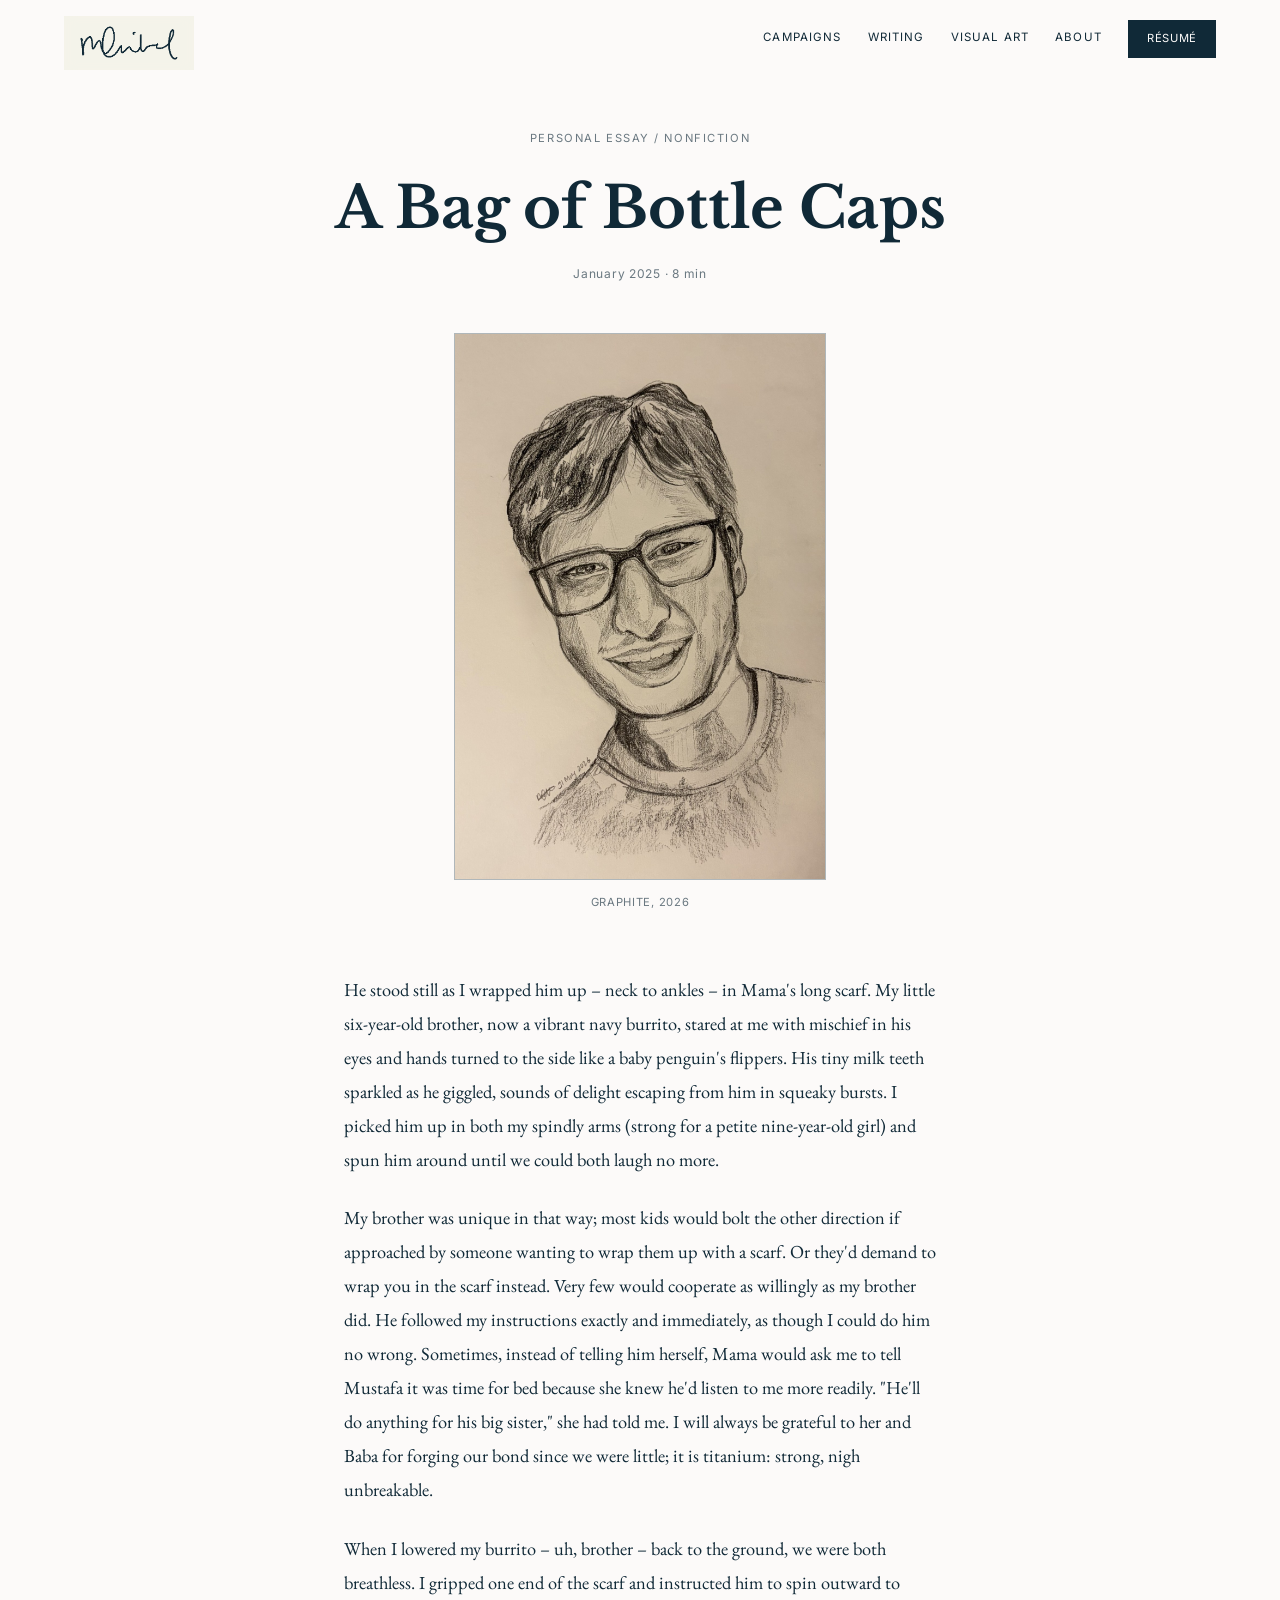
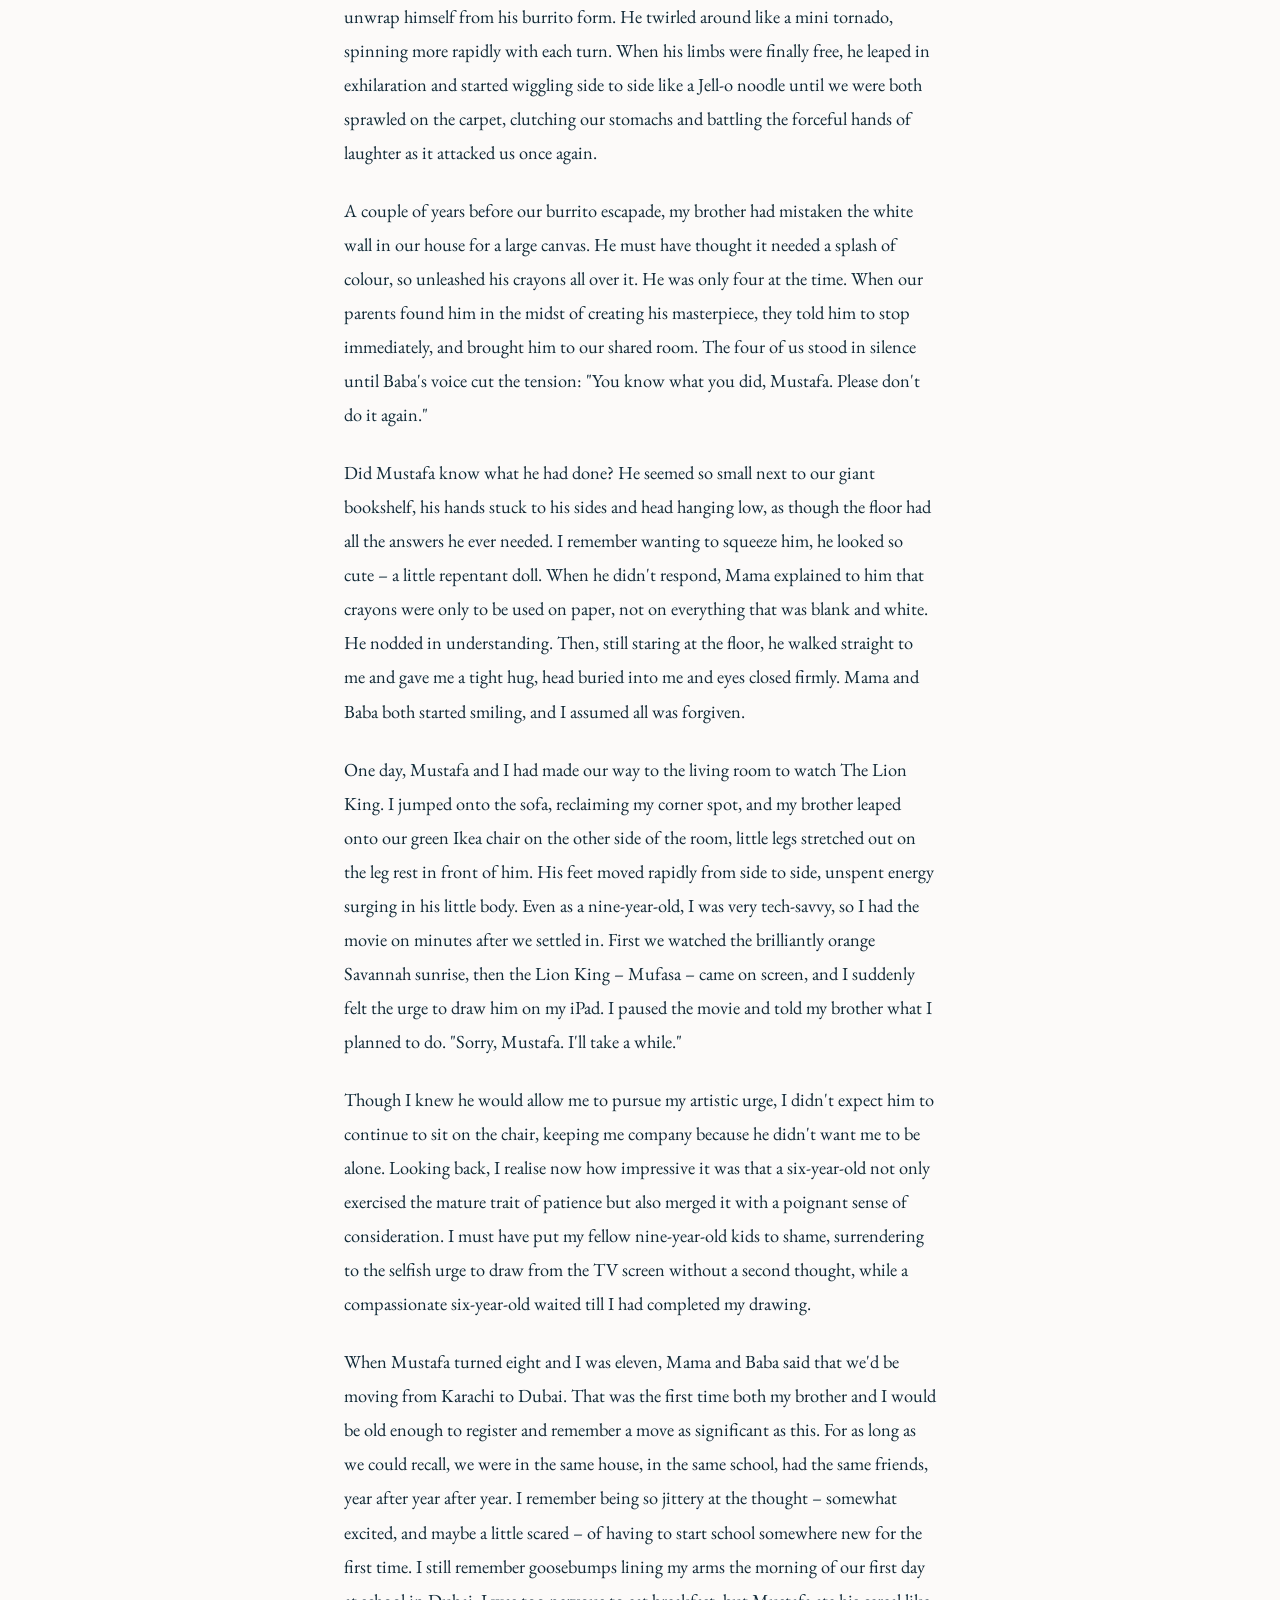
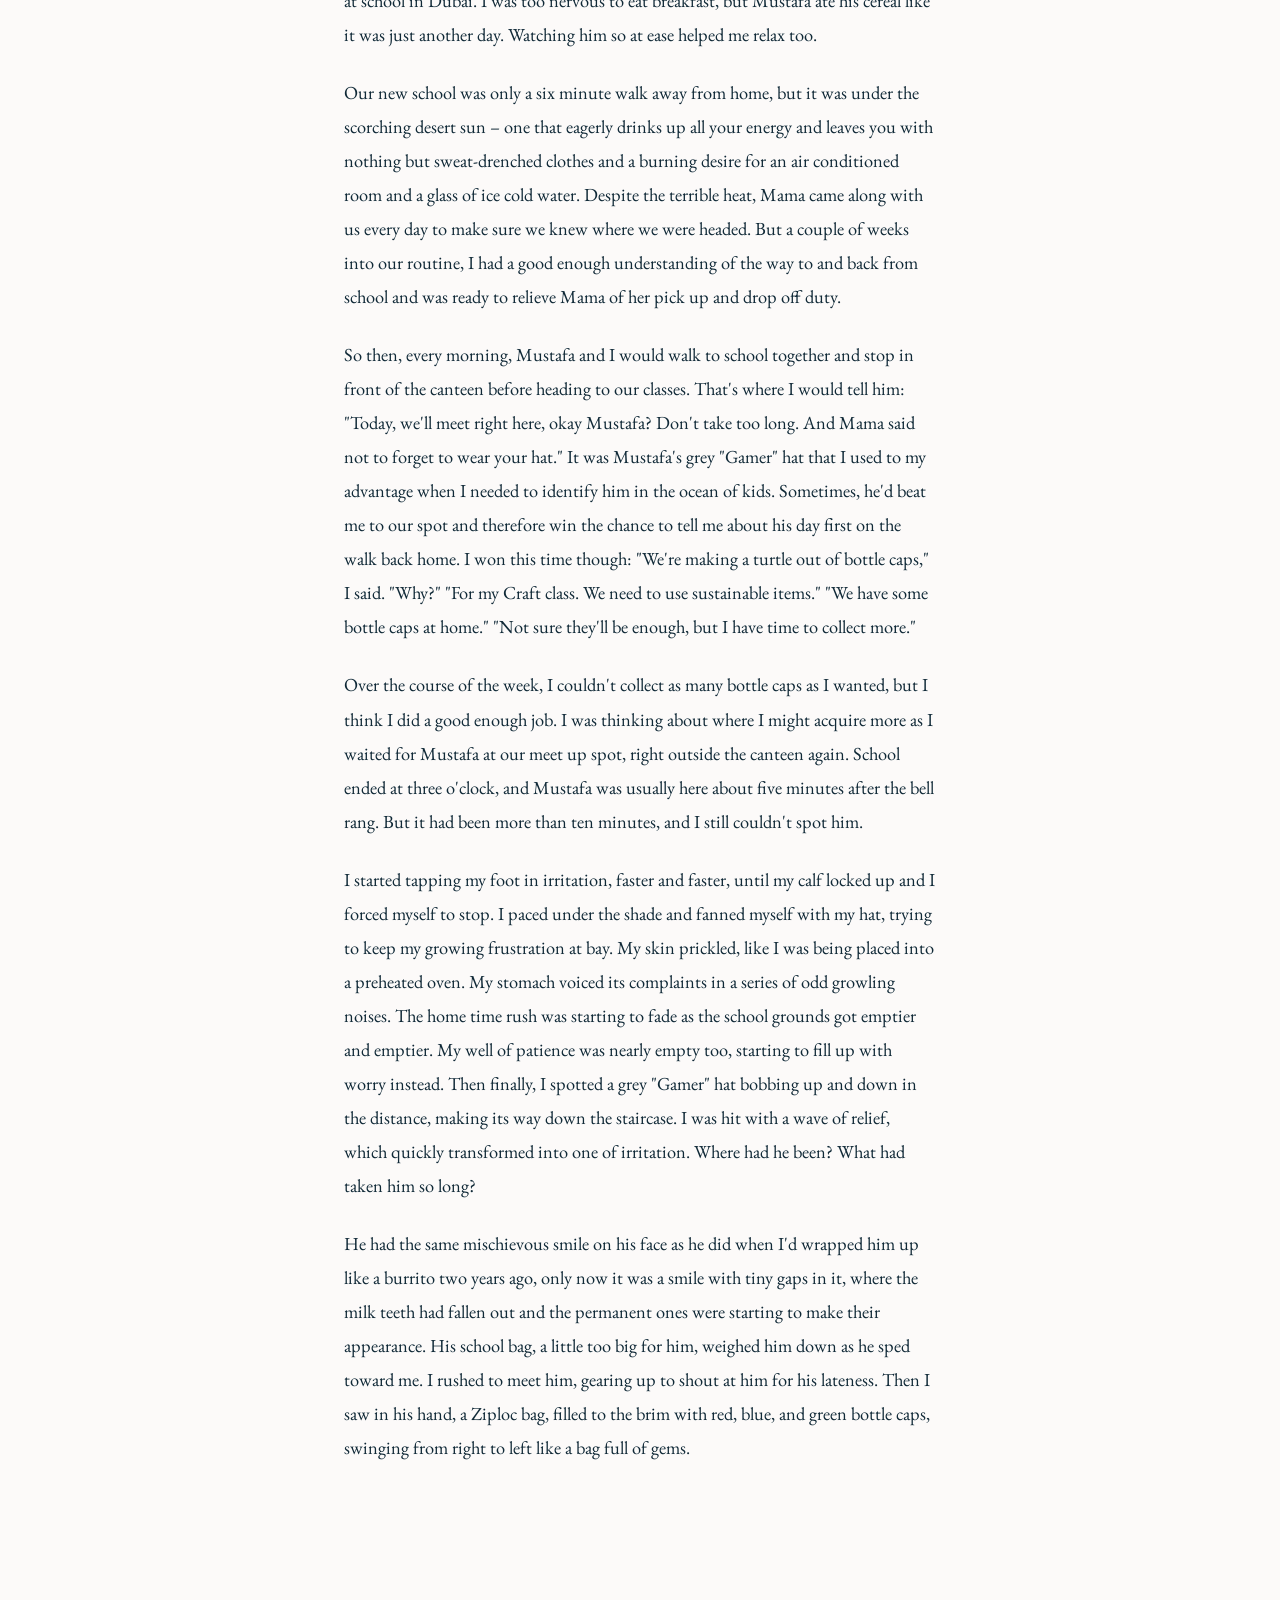
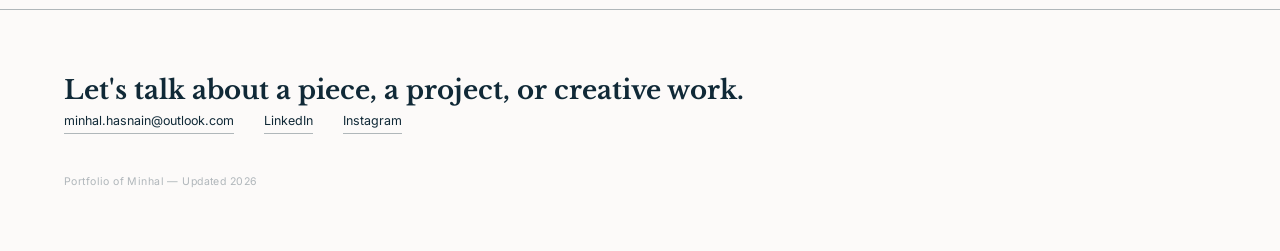
<file: essay-bottle-caps.html>
<!DOCTYPE html>
<html lang="en">
<head>
<meta charset="UTF-8">
<meta name="viewport" content="width=device-width, initial-scale=1.0">
<title>A Bag of Bottle Caps — Minhal</title>
<link rel="stylesheet" href="style.css">

<style>
  .essay-hero { padding: 130px 24px 0; text-align: center; }
  .essay-hero .label { margin-bottom: 14px; }
  .essay-hero h1 { font-size: clamp(2.2rem, 5vw, 3.6rem); font-weight: 700; }
  .essay-hero .date { font-family: 'Inter', sans-serif; font-size: 0.75rem; letter-spacing: 0.06em; color: var(--navy-soft); margin-top: 10px; }
  .essay-portrait-wrap { max-width: 420px; margin: 50px auto 0; padding: 0 24px; }
  .essay-portrait-wrap img { width: 100%; display: block; border: 1px solid var(--navy-faint); }
  .essay-portrait-caption { text-align: center; margin-top: 14px; font-family: 'Inter', sans-serif; font-size: 0.7rem; letter-spacing: 0.06em; text-transform: uppercase; color: var(--navy-soft); }
  .essay-body { max-width: 640px; margin: 60px auto 0; padding: 0 24px 120px; }
  .essay-body p { font-family: 'EB Garamond', serif; font-size: 1.15rem; line-height: 1.85; margin-bottom: 24px; }
</style>
</head>
<body>

<a class="mark" href="index.html"><img src="images/signature.png" alt="Minhal — signature"></a>
<nav class="nav-desktop">
  <a class="nav-link" href="work.html">Campaigns</a>
  <a class="nav-link" href="writing.html">Writing</a>
  <a class="nav-link" href="art.html">Visual Art</a>
  <a class="nav-link" href="about.html">About</a>
  <a class="btn-resume" href="#">Résumé</a>
</nav>
<div class="nav-mobile-toggle" id="hamburger"><span></span></div>
<div class="mobile-menu" id="mobileMenu">
  <a class="mobile-link" href="work.html">Campaigns</a>
  <a class="mobile-link" href="writing.html">Writing</a>
  <a class="mobile-link" href="art.html">Visual Art</a>
  <a class="mobile-link" href="about.html">About</a>
  <a class="btn-resume" href="#">Résumé</a>
</div>

<div class="essay-hero">
  <div class="label">Personal Essay / Nonfiction</div>
  <h1 class="display">A Bag of Bottle Caps</h1>
  <div class="date">January 2025 &middot; 8 min</div>
</div>

<div class="essay-portrait-wrap">
  <img src="images/mustafa-portrait.jpg" alt="Graphite portrait of Mustafa">
  <div class="essay-portrait-caption">Graphite, 2026</div>
</div>

<div class="essay-body">
<p>He stood still as I wrapped him up – neck to ankles – in Mama's long scarf. My little six-year-old brother, now a vibrant navy burrito, stared at me with mischief in his eyes and hands turned to the side like a baby penguin's flippers. His tiny milk teeth sparkled as he giggled, sounds of delight escaping from him in squeaky bursts. I picked him up in both my spindly arms (strong for a petite nine-year-old girl) and spun him around until we could both laugh no more.</p>

<p>My brother was unique in that way; most kids would bolt the other direction if approached by someone wanting to wrap them up with a scarf. Or they'd demand to wrap you in the scarf instead. Very few would cooperate as willingly as my brother did. He followed my instructions exactly and immediately, as though I could do him no wrong. Sometimes, instead of telling him herself, Mama would ask me to tell Mustafa it was time for bed because she knew he'd listen to me more readily. "He'll do anything for his big sister," she had told me. I will always be grateful to her and Baba for forging our bond since we were little; it is titanium: strong, nigh unbreakable.</p>

<p>When I lowered my burrito – uh, brother – back to the ground, we were both breathless. I gripped one end of the scarf and instructed him to spin outward to unwrap himself from his burrito form. He twirled around like a mini tornado, spinning more rapidly with each turn. When his limbs were finally free, he leaped in exhilaration and started wiggling side to side like a Jell-o noodle until we were both sprawled on the carpet, clutching our stomachs and battling the forceful hands of laughter as it attacked us once again.</p>

<p>A couple of years before our burrito escapade, my brother had mistaken the white wall in our house for a large canvas. He must have thought it needed a splash of colour, so unleashed his crayons all over it. He was only four at the time. When our parents found him in the midst of creating his masterpiece, they told him to stop immediately, and brought him to our shared room. The four of us stood in silence until Baba's voice cut the tension: "You know what you did, Mustafa. Please don't do it again."</p>

<p>Did Mustafa know what he had done? He seemed so small next to our giant bookshelf, his hands stuck to his sides and head hanging low, as though the floor had all the answers he ever needed. I remember wanting to squeeze him, he looked so cute – a little repentant doll. When he didn't respond, Mama explained to him that crayons were only to be used on paper, not on everything that was blank and white. He nodded in understanding. Then, still staring at the floor, he walked straight to me and gave me a tight hug, head buried into me and eyes closed firmly. Mama and Baba both started smiling, and I assumed all was forgiven.</p>

<p>One day, Mustafa and I had made our way to the living room to watch The Lion King. I jumped onto the sofa, reclaiming my corner spot, and my brother leaped onto our green Ikea chair on the other side of the room, little legs stretched out on the leg rest in front of him. His feet moved rapidly from side to side, unspent energy surging in his little body. Even as a nine-year-old, I was very tech-savvy, so I had the movie on minutes after we settled in. First we watched the brilliantly orange Savannah sunrise, then the Lion King – Mufasa – came on screen, and I suddenly felt the urge to draw him on my iPad. I paused the movie and told my brother what I planned to do. "Sorry, Mustafa. I'll take a while."</p>

<p>Though I knew he would allow me to pursue my artistic urge, I didn't expect him to continue to sit on the chair, keeping me company because he didn't want me to be alone. Looking back, I realise now how impressive it was that a six-year-old not only exercised the mature trait of patience but also merged it with a poignant sense of consideration. I must have put my fellow nine-year-old kids to shame, surrendering to the selfish urge to draw from the TV screen without a second thought, while a compassionate six-year-old waited till I had completed my drawing.</p>

<p>When Mustafa turned eight and I was eleven, Mama and Baba said that we'd be moving from Karachi to Dubai. That was the first time both my brother and I would be old enough to register and remember a move as significant as this. For as long as we could recall, we were in the same house, in the same school, had the same friends, year after year after year. I remember being so jittery at the thought – somewhat excited, and maybe a little scared – of having to start school somewhere new for the first time. I still remember goosebumps lining my arms the morning of our first day at school in Dubai. I was too nervous to eat breakfast, but Mustafa ate his cereal like it was just another day. Watching him so at ease helped me relax too.</p>

<p>Our new school was only a six minute walk away from home, but it was under the scorching desert sun – one that eagerly drinks up all your energy and leaves you with nothing but sweat-drenched clothes and a burning desire for an air conditioned room and a glass of ice cold water. Despite the terrible heat, Mama came along with us every day to make sure we knew where we were headed. But a couple of weeks into our routine, I had a good enough understanding of the way to and back from school and was ready to relieve Mama of her pick up and drop off duty.</p>

<p>So then, every morning, Mustafa and I would walk to school together and stop in front of the canteen before heading to our classes. That's where I would tell him: "Today, we'll meet right here, okay Mustafa? Don't take too long. And Mama said not to forget to wear your hat." It was Mustafa's grey "Gamer" hat that I used to my advantage when I needed to identify him in the ocean of kids. Sometimes, he'd beat me to our spot and therefore win the chance to tell me about his day first on the walk back home. I won this time though: "We're making a turtle out of bottle caps," I said. "Why?" "For my Craft class. We need to use sustainable items." "We have some bottle caps at home." "Not sure they'll be enough, but I have time to collect more."</p>

<p>Over the course of the week, I couldn't collect as many bottle caps as I wanted, but I think I did a good enough job. I was thinking about where I might acquire more as I waited for Mustafa at our meet up spot, right outside the canteen again. School ended at three o'clock, and Mustafa was usually here about five minutes after the bell rang. But it had been more than ten minutes, and I still couldn't spot him.</p>

<p>I started tapping my foot in irritation, faster and faster, until my calf locked up and I forced myself to stop. I paced under the shade and fanned myself with my hat, trying to keep my growing frustration at bay. My skin prickled, like I was being placed into a preheated oven. My stomach voiced its complaints in a series of odd growling noises. The home time rush was starting to fade as the school grounds got emptier and emptier. My well of patience was nearly empty too, starting to fill up with worry instead. Then finally, I spotted a grey "Gamer" hat bobbing up and down in the distance, making its way down the staircase. I was hit with a wave of relief, which quickly transformed into one of irritation. Where had he been? What had taken him so long?</p>

<p>He had the same mischievous smile on his face as he did when I'd wrapped him up like a burrito two years ago, only now it was a smile with tiny gaps in it, where the milk teeth had fallen out and the permanent ones were starting to make their appearance. His school bag, a little too big for him, weighed him down as he sped toward me. I rushed to meet him, gearing up to shout at him for his lateness. Then I saw in his hand, a Ziploc bag, filled to the brim with red, blue, and green bottle caps, swinging from right to left like a bag full of gems.</p>
</div>

<footer id="contact">
  <div class="wrap">
    <h2 class="display">Let's talk about a piece, a project, or creative work.</h2>
        <div class="contact-row">
      <a href="mailto:minhal.hasnain@outlook.com">minhal.hasnain@outlook.com</a>
      <a href="https://www.linkedin.com/in/minhal-hasnain-a8464b2b0/" target="_blank" rel="noopener">LinkedIn</a>
      <a href="https://www.instagram.com/spilling.ink.mh/" target="_blank" rel="noopener">Instagram</a>
    </div>
    <div class="fine-print">Portfolio of Minhal — Updated 2026</div>
  </div>
</footer>

<script>
    const hamburger = document.getElementById('hamburger');
  const mobileMenu = document.getElementById('mobileMenu');
  hamburger.addEventListener('click', () => { hamburger.classList.toggle('open'); mobileMenu.classList.toggle('open'); });
  document.querySelectorAll('.mobile-menu a').forEach(a => {
    a.addEventListener('click', () => { hamburger.classList.remove('open'); mobileMenu.classList.remove('open'); });
  });
</script>
</body>
</html>
</file>
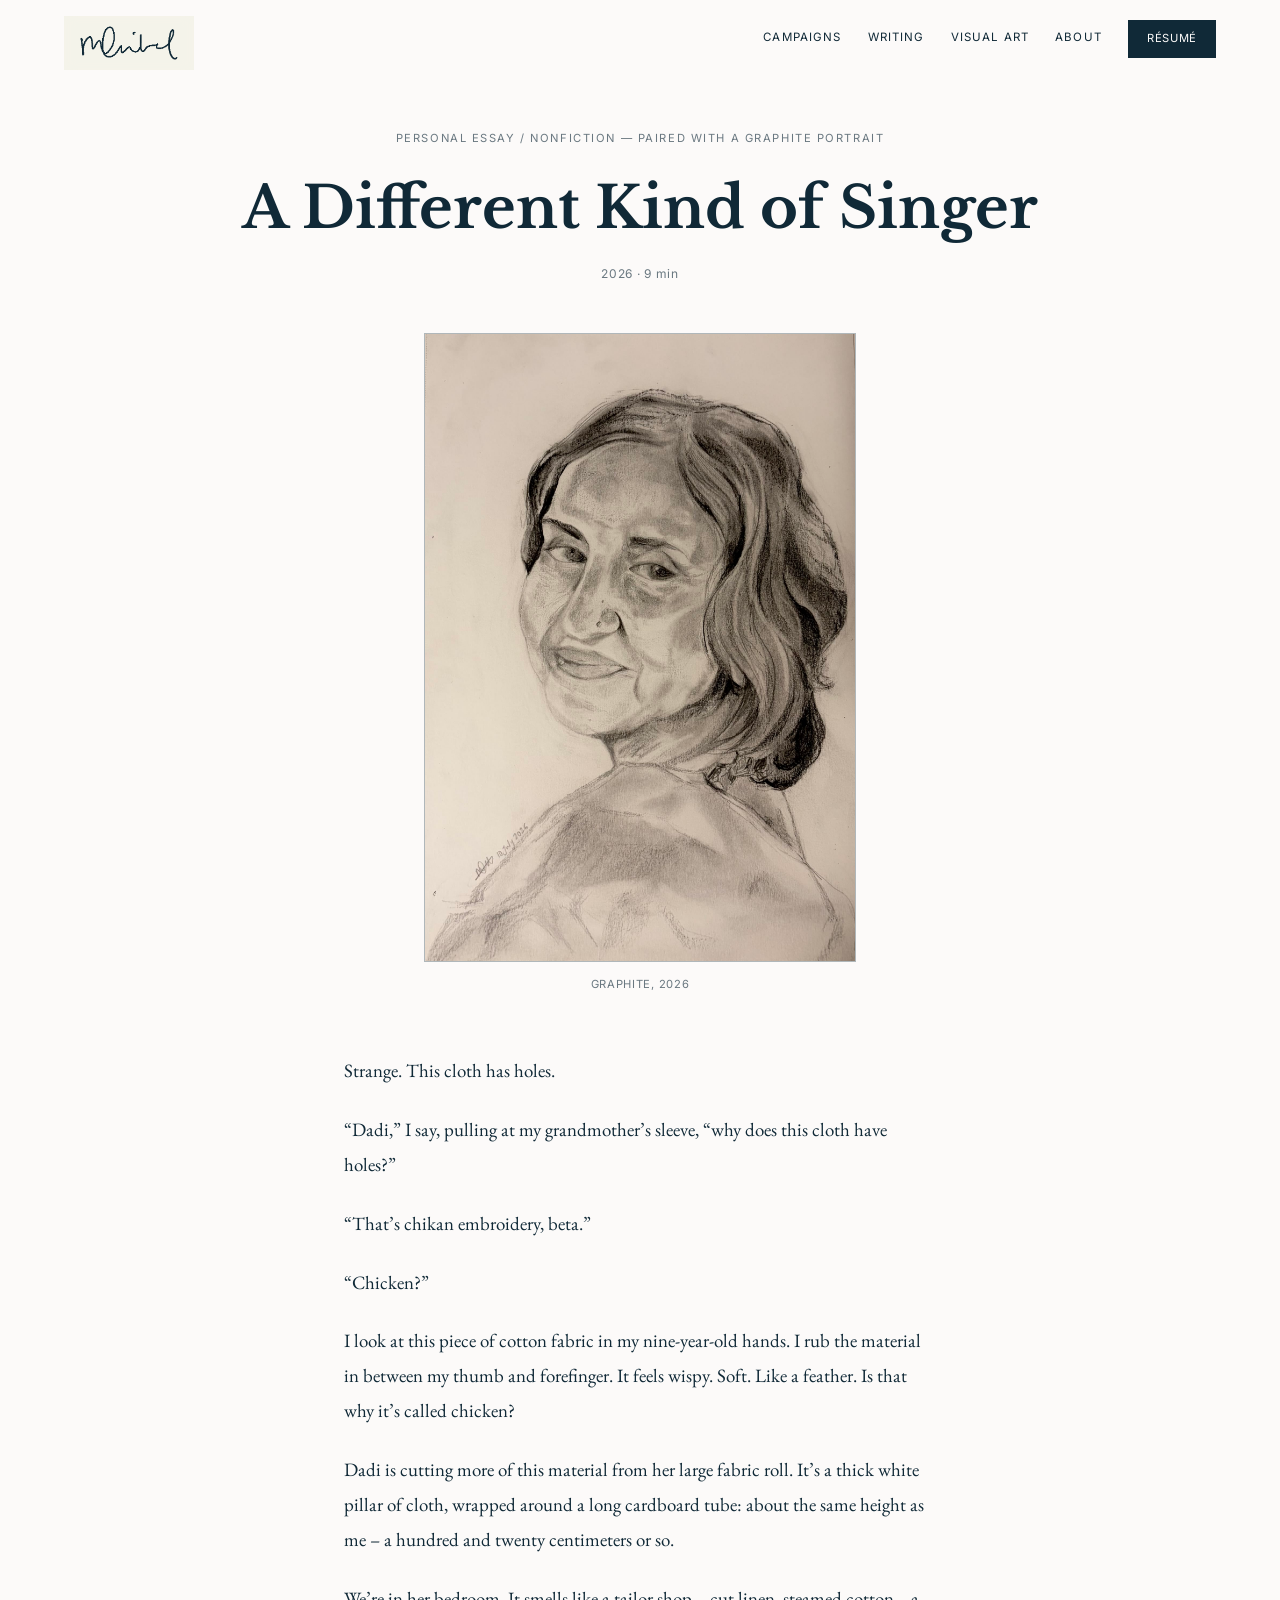
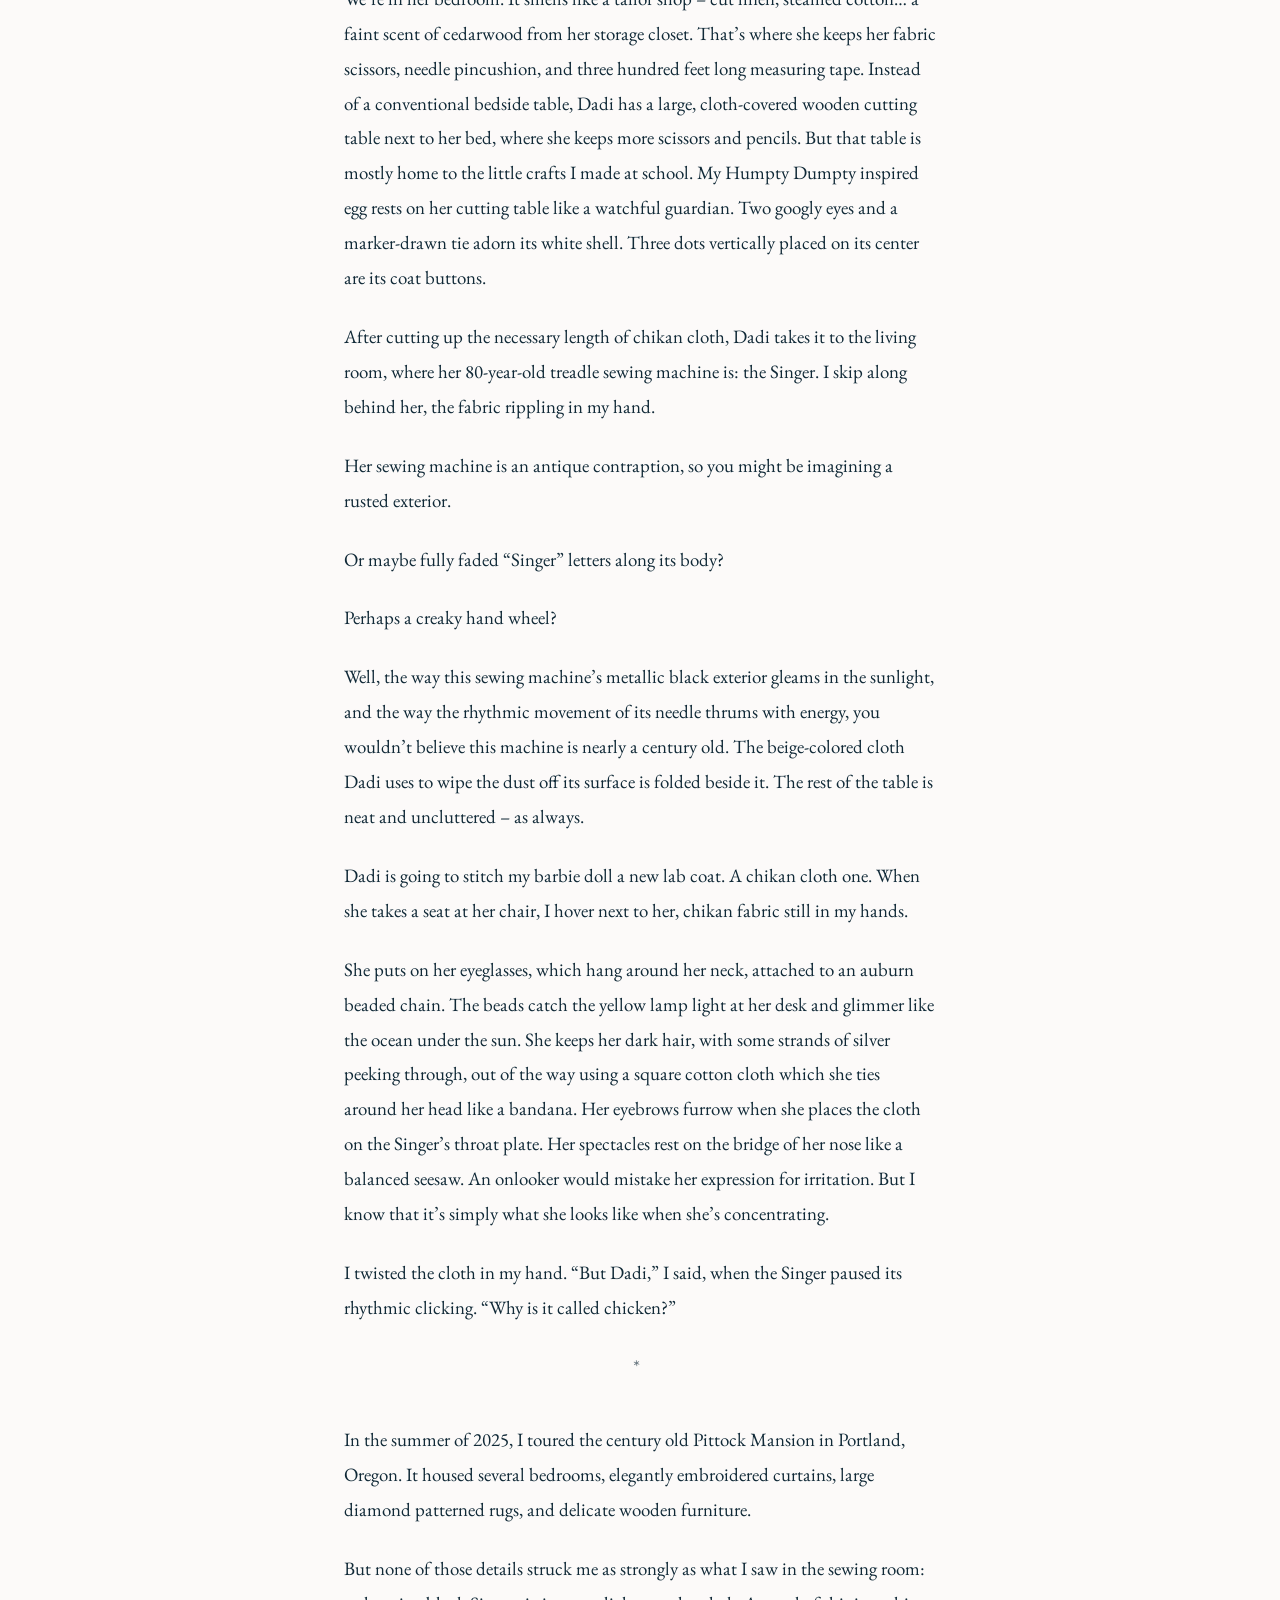
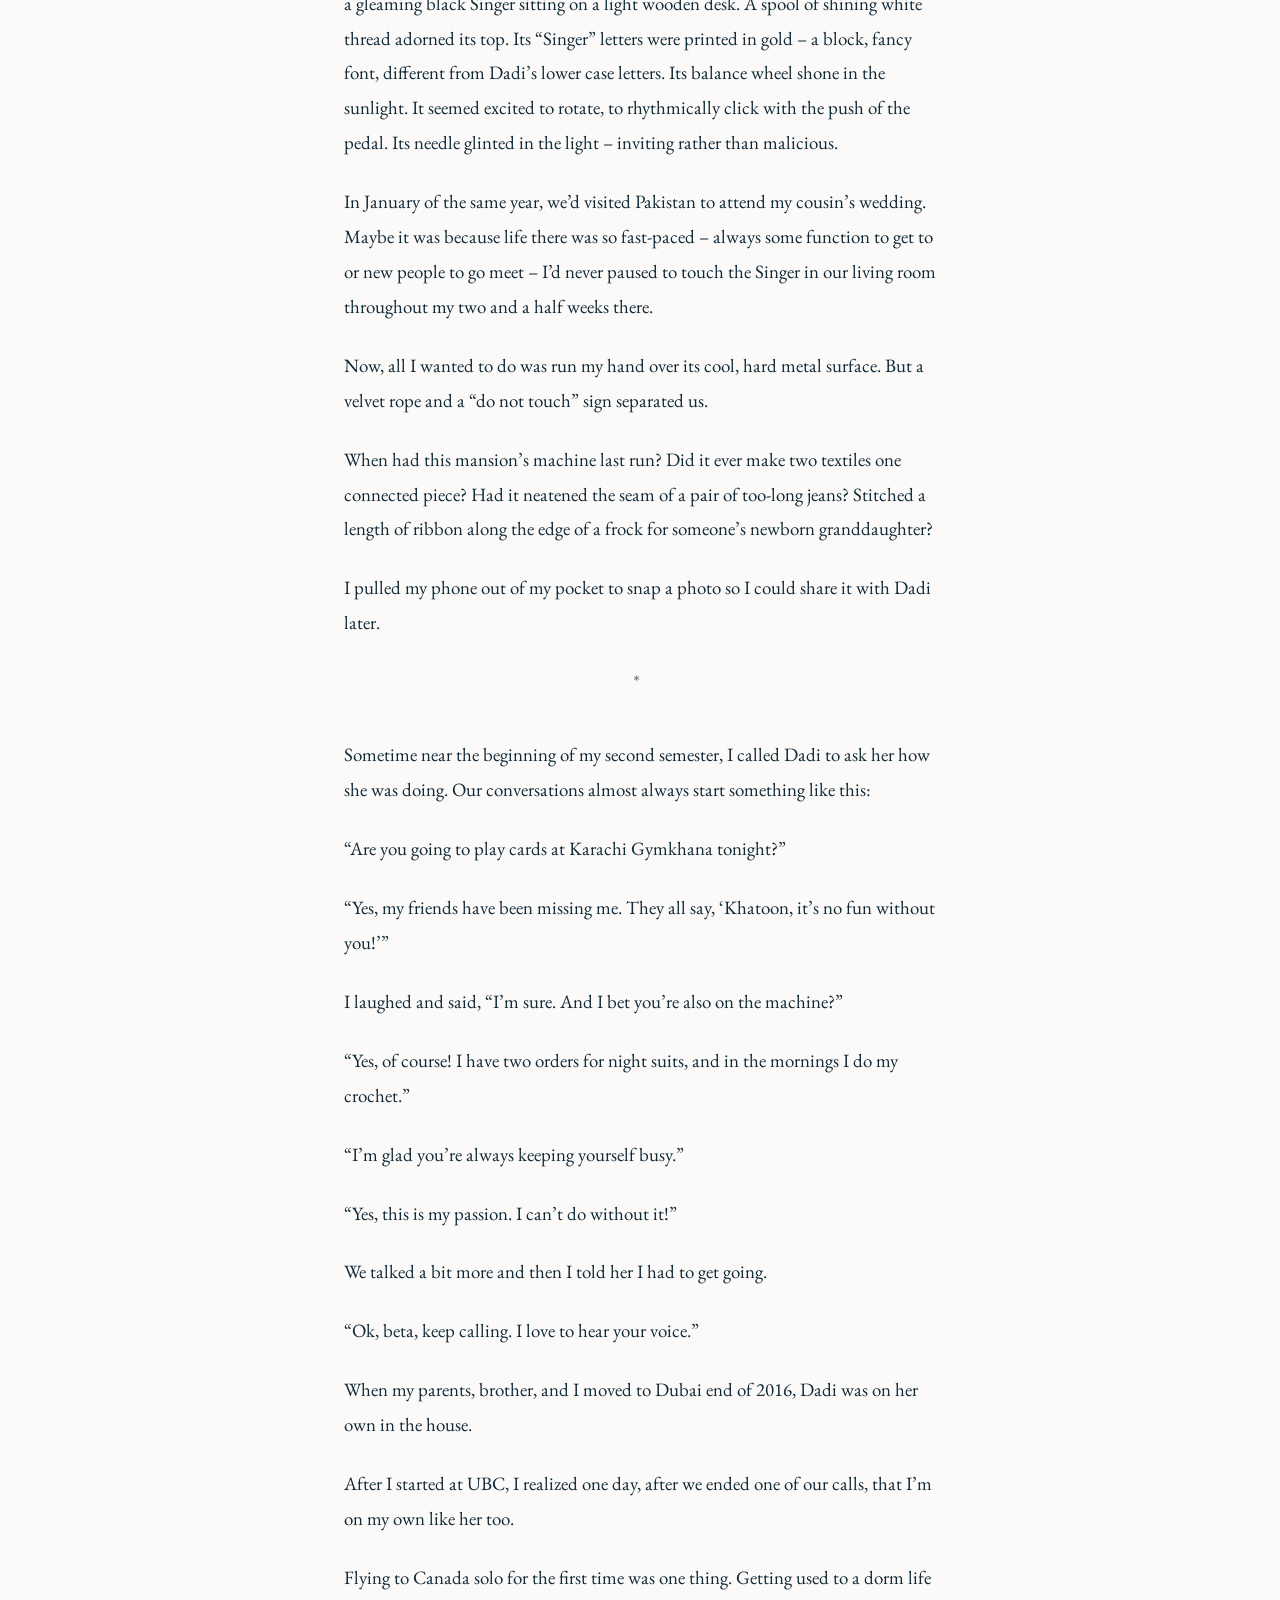
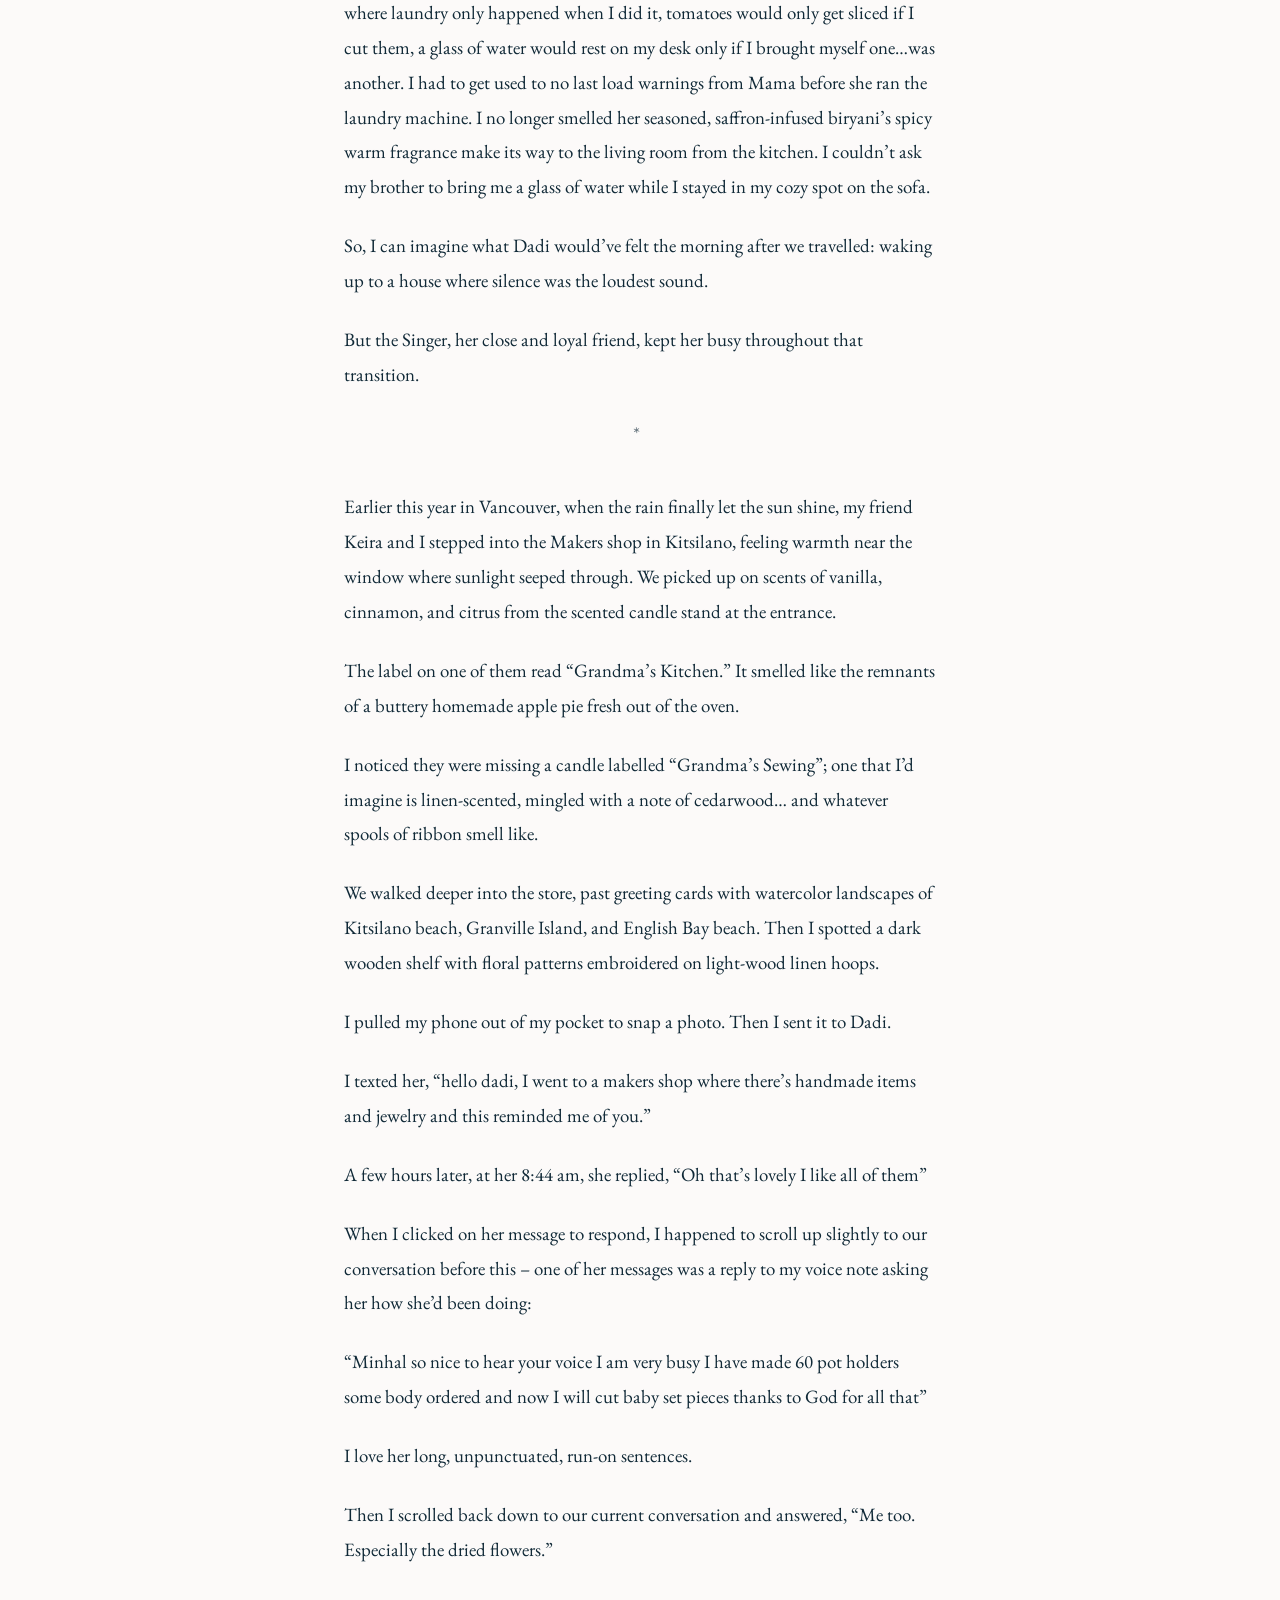
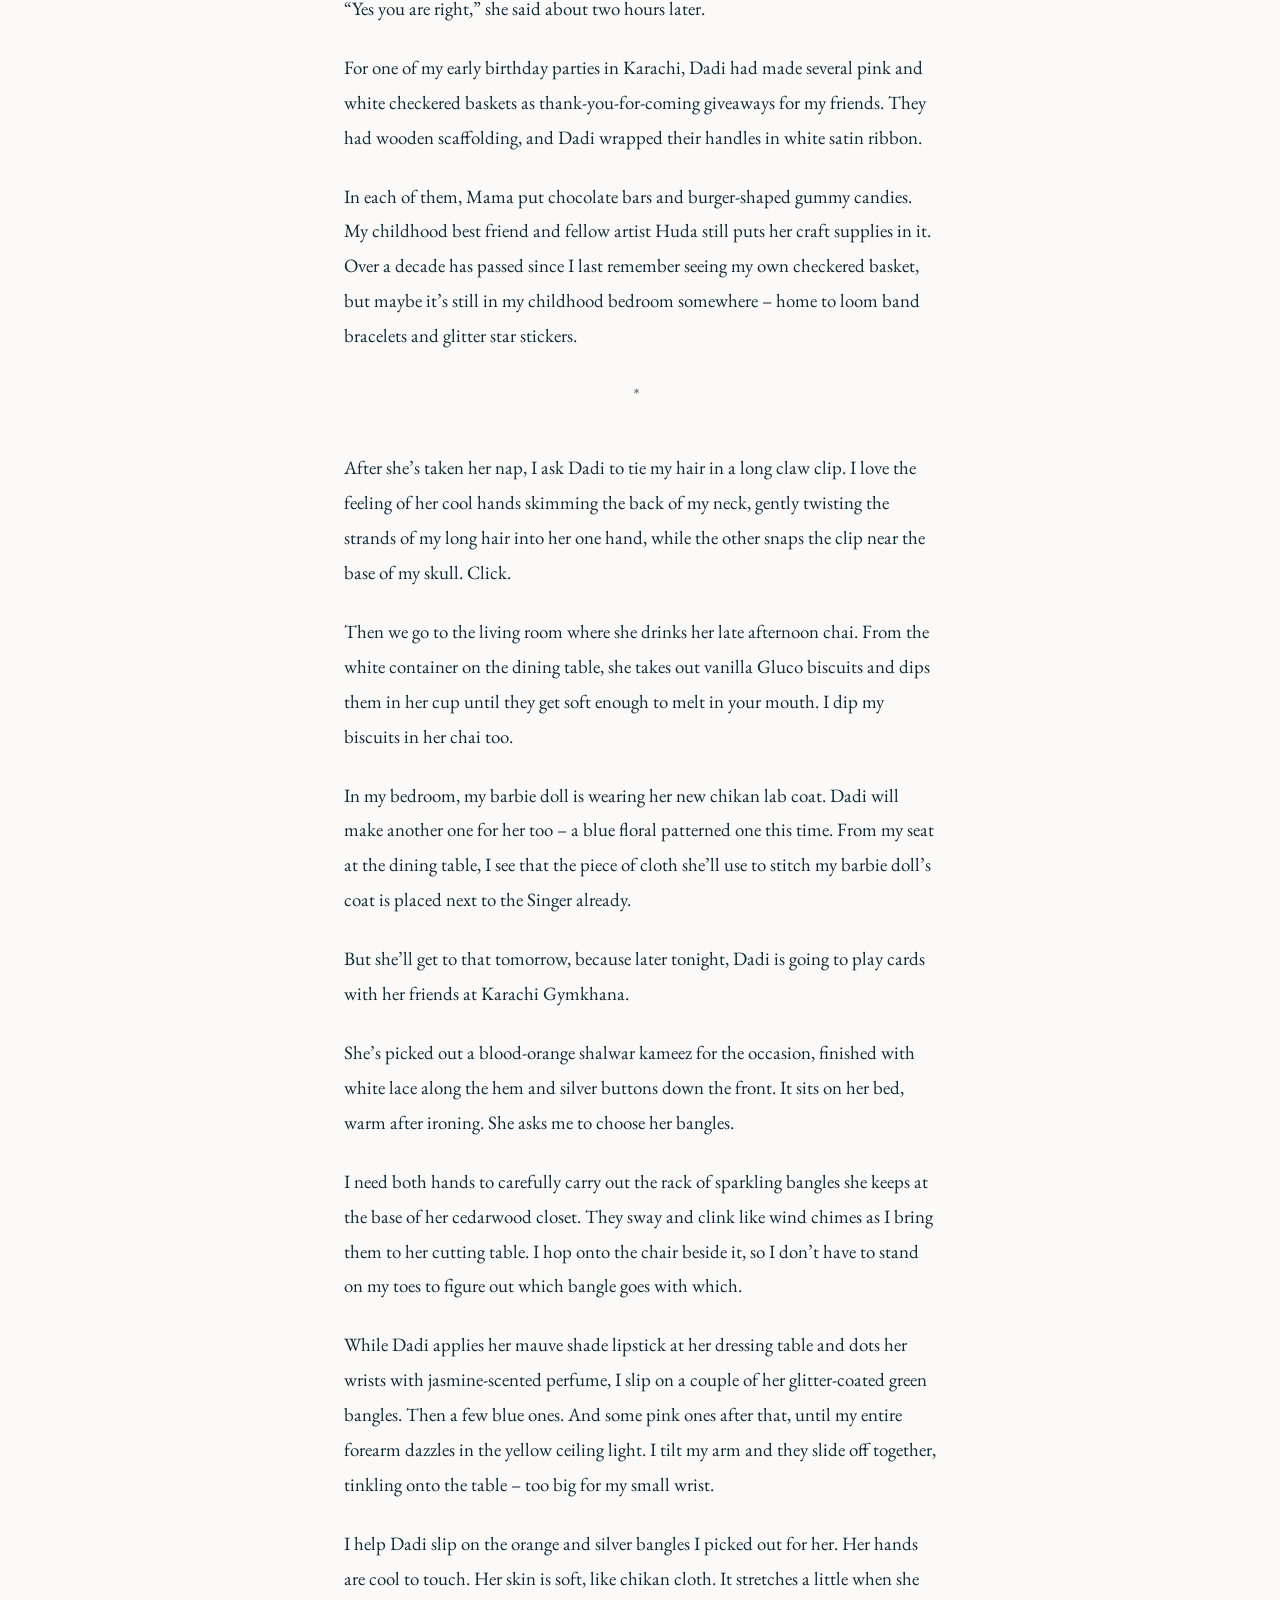
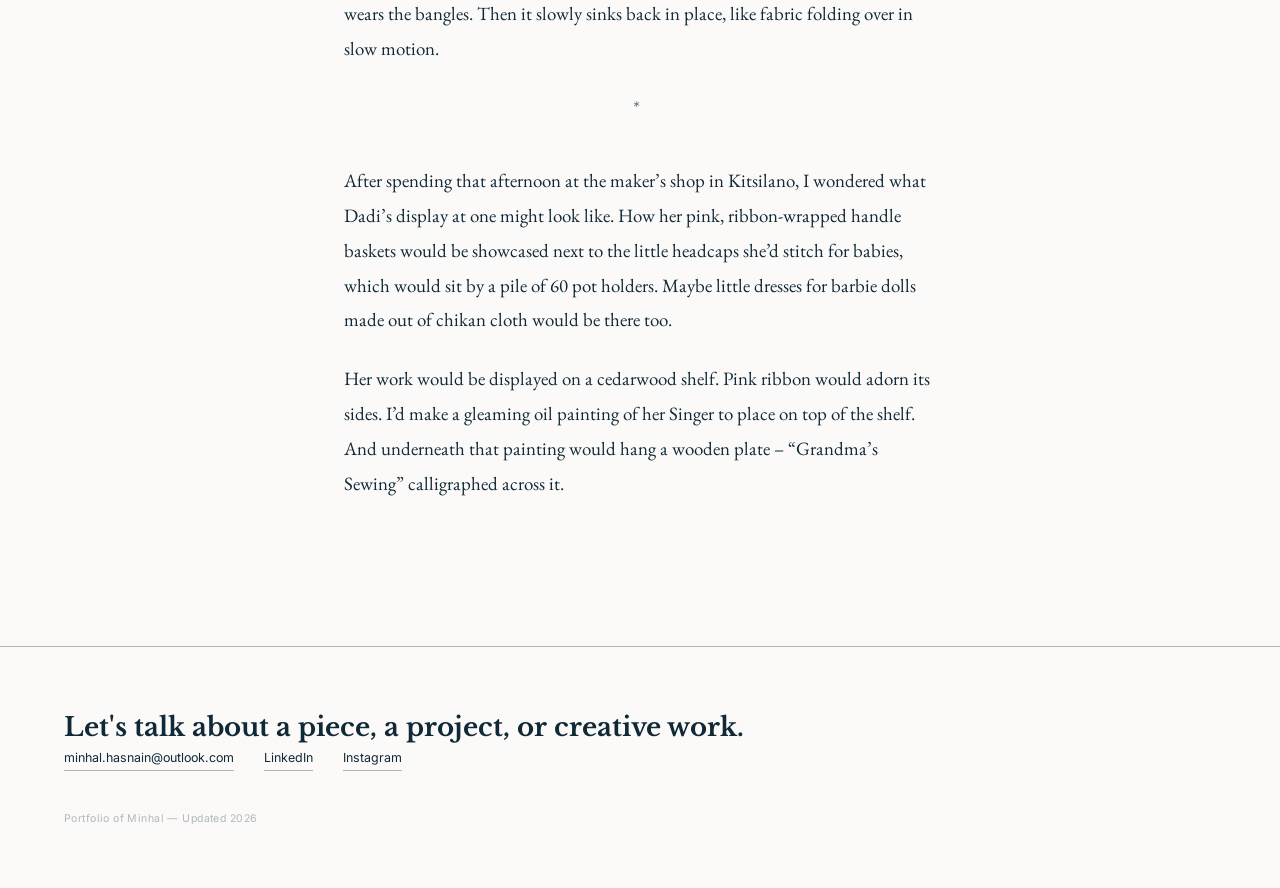
<file: essay-dadi.html>
<!DOCTYPE html>
<html lang="en">
<head>
<meta charset="UTF-8">
<meta name="viewport" content="width=device-width, initial-scale=1.0">
<title>A Different Kind of Singer — Minhal</title>
<link rel="stylesheet" href="style.css">

<!--
  ============================================================
  HOW TO EDIT THIS FILE
  ============================================================
  Replace the placeholder paragraphs inside <div class="essay-body">
  with your real essay text. Each paragraph is just a <p> tag —
  add or remove as needed. The portrait image is already wired
  in from images/dadi-portrait.jpg.
  ============================================================
-->

<style>
  .essay-hero { padding: 130px 24px 0; text-align: center; }
  .essay-hero .label { margin-bottom: 14px; }
  .essay-hero h1 { font-size: clamp(2.2rem, 5vw, 3.6rem); font-weight: 700; }
  .essay-portrait-wrap { max-width: 480px; margin: 50px auto 0; padding: 0 24px; }
  .essay-portrait-wrap img { width: 100%; display: block; border: 1px solid var(--navy-faint); }
  .essay-portrait-caption { text-align: center; margin-top: 14px; font-family: 'Inter', sans-serif; font-size: 0.7rem; letter-spacing: 0.06em; text-transform: uppercase; color: var(--navy-soft); }
  .essay-body { max-width: 640px; margin: 60px auto 0; padding: 0 24px 120px; }
  .essay-body p { font-family: 'EB Garamond', serif; font-size: 1.18rem; line-height: 1.85; margin-bottom: 24px; }
  .essay-placeholder { border: 1px dashed var(--navy-faint); padding: 20px; font-family: 'Inter', sans-serif; font-size: 0.78rem; color: var(--navy-soft); letter-spacing: 0.02em; }
  .essay-hero .date { font-family: 'Inter', sans-serif; font-size: 0.75rem; letter-spacing: 0.06em; color: var(--navy-soft); margin-top: 10px; }
  .scene-break { text-align: center; margin: 8px 0 40px; font-family: 'EB Garamond', serif; font-size: 1.3rem; color: var(--navy-soft); letter-spacing: 0.3em; }
</style>
</head>
<body>

<a class="mark" href="index.html"><img src="images/signature.png" alt="Minhal — signature"></a>
<nav class="nav-desktop">
  <a class="nav-link" href="work.html">Campaigns</a>
  <a class="nav-link" href="writing.html">Writing</a>
  <a class="nav-link" href="art.html">Visual Art</a>
  <a class="nav-link" href="about.html">About</a>
  <a class="btn-resume" href="#">Résumé</a>
</nav>
<div class="nav-mobile-toggle" id="hamburger"><span></span></div>
<div class="mobile-menu" id="mobileMenu">
  <a class="mobile-link" href="work.html">Campaigns</a>
  <a class="mobile-link" href="writing.html">Writing</a>
  <a class="mobile-link" href="art.html">Visual Art</a>
  <a class="mobile-link" href="about.html">About</a>
  <a class="btn-resume" href="#">Résumé</a>
</div>

<div class="essay-hero">
  <div class="label">Personal Essay / Nonfiction — Paired with a Graphite Portrait</div>
  <h1 class="display">A Different Kind of Singer</h1>
  <div class="date">2026 &middot; 9 min</div>
</div>

<div class="essay-portrait-wrap">
  <img src="images/dadi-portrait.jpg" alt="Graphite portrait of Dadi">
  <div class="essay-portrait-caption">Graphite, 2026</div>
</div>

<div class="essay-body">
<p>Strange. This cloth has holes.</p>
<p>&ldquo;Dadi,&rdquo; I say, pulling at my grandmother&rsquo;s sleeve, &ldquo;why does this cloth have holes?&rdquo;</p>
<p>&ldquo;That&rsquo;s chikan embroidery, beta.&rdquo;</p>
<p>&ldquo;Chicken?&rdquo;</p>
<p>I look at this piece of cotton fabric in my nine-year-old hands. I rub the material in between my thumb and forefinger. It feels wispy. Soft. Like a feather. Is that why it&rsquo;s called chicken?</p>
<p>Dadi is cutting more of this material from her large fabric roll. It&rsquo;s a thick white pillar of cloth, wrapped around a long cardboard tube: about the same height as me &ndash; a hundred and twenty centimeters or so.</p>
<p>We&rsquo;re in her bedroom. It smells like a tailor shop &ndash; cut linen, steamed cotton&hellip; a faint scent of cedarwood from her storage closet. That&rsquo;s where she keeps her fabric scissors, needle pincushion, and three hundred feet long measuring tape. Instead of a conventional bedside table, Dadi has a large, cloth-covered wooden cutting table next to her bed, where she keeps more scissors and pencils. But that table is mostly home to the little crafts I made at school. My Humpty Dumpty inspired egg rests on her cutting table like a watchful guardian. Two googly eyes and a marker-drawn tie adorn its white shell. Three dots vertically placed on its center are its coat buttons.</p>
<p>After cutting up the necessary length of chikan cloth, Dadi takes it to the living room, where her 80-year-old treadle sewing machine is: the Singer. I skip along behind her, the fabric rippling in my hand.</p>
<p>Her sewing machine is an antique contraption, so you might be imagining a rusted exterior.</p>
<p>Or maybe fully faded &ldquo;Singer&rdquo; letters along its body?</p>
<p>Perhaps a creaky hand wheel?</p>
<p>Well, the way this sewing machine&rsquo;s metallic black exterior gleams in the sunlight, and the way the rhythmic movement of its needle thrums with energy, you wouldn&rsquo;t believe this machine is nearly a century old. The beige-colored cloth Dadi uses to wipe the dust off its surface is folded beside it. The rest of the table is neat and uncluttered &ndash; as always.</p>
<p>Dadi is going to stitch my barbie doll a new lab coat. A chikan cloth one. When she takes a seat at her chair, I hover next to her, chikan fabric still in my hands.</p>
<p>She puts on her eyeglasses, which hang around her neck, attached to an auburn beaded chain. The beads catch the yellow lamp light at her desk and glimmer like the ocean under the sun. She keeps her dark hair, with some strands of silver peeking through, out of the way using a square cotton cloth which she ties around her head like a bandana. Her eyebrows furrow when she places the cloth on the Singer&rsquo;s throat plate. Her spectacles rest on the bridge of her nose like a balanced seesaw. An onlooker would mistake her expression for irritation. But I know that it&rsquo;s simply what she looks like when she&rsquo;s concentrating.</p>
<p>I twisted the cloth in my hand. &ldquo;But Dadi,&rdquo; I said, when the Singer paused its rhythmic clicking. &ldquo;Why is it called chicken?&rdquo;</p>

<div class="scene-break">&ast;</div>

<p>In the summer of 2025, I toured the century old Pittock Mansion in Portland, Oregon. It housed several bedrooms, elegantly embroidered curtains, large diamond patterned rugs, and delicate wooden furniture.</p>
<p>But none of those details struck me as strongly as what I saw in the sewing room: a gleaming black Singer sitting on a light wooden desk. A spool of shining white thread adorned its top. Its &ldquo;Singer&rdquo; letters were printed in gold &ndash; a block, fancy font, different from Dadi&rsquo;s lower case letters. Its balance wheel shone in the sunlight. It seemed excited to rotate, to rhythmically click with the push of the pedal. Its needle glinted in the light &ndash; inviting rather than malicious.</p>
<p>In January of the same year, we&rsquo;d visited Pakistan to attend my cousin&rsquo;s wedding. Maybe it was because life there was so fast-paced &ndash; always some function to get to or new people to go meet &ndash; I&rsquo;d never paused to touch the Singer in our living room throughout my two and a half weeks there.</p>
<p>Now, all I wanted to do was run my hand over its cool, hard metal surface. But a velvet rope and a &ldquo;do not touch&rdquo; sign separated us.</p>
<p>When had this mansion&rsquo;s machine last run? Did it ever make two textiles one connected piece? Had it neatened the seam of a pair of too-long jeans? Stitched a length of ribbon along the edge of a frock for someone&rsquo;s newborn granddaughter?</p>
<p>I pulled my phone out of my pocket to snap a photo so I could share it with Dadi later.</p>

<div class="scene-break">&ast;</div>

<p>Sometime near the beginning of my second semester, I called Dadi to ask her how she was doing. Our conversations almost always start something like this:</p>
<p>&ldquo;Are you going to play cards at Karachi Gymkhana tonight?&rdquo;</p>
<p>&ldquo;Yes, my friends have been missing me. They all say, &lsquo;Khatoon, it&rsquo;s no fun without you!&rsquo;&rdquo;</p>
<p>I laughed and said, &ldquo;I&rsquo;m sure. And I bet you&rsquo;re also on the machine?&rdquo;</p>
<p>&ldquo;Yes, of course! I have two orders for night suits, and in the mornings I do my crochet.&rdquo;</p>
<p>&ldquo;I&rsquo;m glad you&rsquo;re always keeping yourself busy.&rdquo;</p>
<p>&ldquo;Yes, this is my passion. I can&rsquo;t do without it!&rdquo;</p>
<p>We talked a bit more and then I told her I had to get going.</p>
<p>&ldquo;Ok, beta, keep calling. I love to hear your voice.&rdquo;</p>
<p>When my parents, brother, and I moved to Dubai end of 2016, Dadi was on her own in the house.</p>
<p>After I started at UBC, I realized one day, after we ended one of our calls, that I&rsquo;m on my own like her too.</p>
<p>Flying to Canada solo for the first time was one thing. Getting used to a dorm life where laundry only happened when I did it, tomatoes would only get sliced if I cut them, a glass of water would rest on my desk only if I brought myself one&hellip;was another. I had to get used to no last load warnings from Mama before she ran the laundry machine. I no longer smelled her seasoned, saffron-infused biryani&rsquo;s spicy warm fragrance make its way to the living room from the kitchen. I couldn&rsquo;t ask my brother to bring me a glass of water while I stayed in my cozy spot on the sofa.</p>
<p>So, I can imagine what Dadi would&rsquo;ve felt the morning after we travelled: waking up to a house where silence was the loudest sound.</p>
<p>But the Singer, her close and loyal friend, kept her busy throughout that transition.</p>

<div class="scene-break">&ast;</div>

<p>Earlier this year in Vancouver, when the rain finally let the sun shine, my friend Keira and I stepped into the Makers shop in Kitsilano, feeling warmth near the window where sunlight seeped through. We picked up on scents of vanilla, cinnamon, and citrus from the scented candle stand at the entrance.</p>
<p>The label on one of them read &ldquo;Grandma&rsquo;s Kitchen.&rdquo; It smelled like the remnants of a buttery homemade apple pie fresh out of the oven.</p>
<p>I noticed they were missing a candle labelled &ldquo;Grandma&rsquo;s Sewing&rdquo;; one that I&rsquo;d imagine is linen-scented, mingled with a note of cedarwood&hellip; and whatever spools of ribbon smell like.</p>
<p>We walked deeper into the store, past greeting cards with watercolor landscapes of Kitsilano beach, Granville Island, and English Bay beach. Then I spotted a dark wooden shelf with floral patterns embroidered on light-wood linen hoops.</p>
<p>I pulled my phone out of my pocket to snap a photo. Then I sent it to Dadi.</p>
<p>I texted her, &ldquo;hello dadi, I went to a makers shop where there&rsquo;s handmade items and jewelry and this reminded me of you.&rdquo;</p>
<p>A few hours later, at her 8:44 am, she replied, &ldquo;Oh that&rsquo;s lovely I like all of them&rdquo;</p>
<p>When I clicked on her message to respond, I happened to scroll up slightly to our conversation before this &ndash; one of her messages was a reply to my voice note asking her how she&rsquo;d been doing:</p>
<p>&ldquo;Minhal so nice to hear your voice I am very busy I have made 60 pot holders some body ordered and now I will cut baby set pieces thanks to God for all that&rdquo;</p>
<p>I love her long, unpunctuated, run-on sentences.</p>
<p>Then I scrolled back down to our current conversation and answered, &ldquo;Me too. Especially the dried flowers.&rdquo;</p>
<p>&ldquo;Yes you are right,&rdquo; she said about two hours later.</p>
<p>For one of my early birthday parties in Karachi, Dadi had made several pink and white checkered baskets as thank-you-for-coming giveaways for my friends. They had wooden scaffolding, and Dadi wrapped their handles in white satin ribbon.</p>
<p>In each of them, Mama put chocolate bars and burger-shaped gummy candies. My childhood best friend and fellow artist Huda still puts her craft supplies in it. Over a decade has passed since I last remember seeing my own checkered basket, but maybe it&rsquo;s still in my childhood bedroom somewhere &ndash; home to loom band bracelets and glitter star stickers.</p>

<div class="scene-break">&ast;</div>

<p>After she&rsquo;s taken her nap, I ask Dadi to tie my hair in a long claw clip. I love the feeling of her cool hands skimming the back of my neck, gently twisting the strands of my long hair into her one hand, while the other snaps the clip near the base of my skull. Click.</p>
<p>Then we go to the living room where she drinks her late afternoon chai. From the white container on the dining table, she takes out vanilla Gluco biscuits and dips them in her cup until they get soft enough to melt in your mouth. I dip my biscuits in her chai too.</p>
<p>In my bedroom, my barbie doll is wearing her new chikan lab coat. Dadi will make another one for her too &ndash; a blue floral patterned one this time. From my seat at the dining table, I see that the piece of cloth she&rsquo;ll use to stitch my barbie doll&rsquo;s coat is placed next to the Singer already.</p>
<p>But she&rsquo;ll get to that tomorrow, because later tonight, Dadi is going to play cards with her friends at Karachi Gymkhana.</p>
<p>She&rsquo;s picked out a blood-orange shalwar kameez for the occasion, finished with white lace along the hem and silver buttons down the front. It sits on her bed, warm after ironing. She asks me to choose her bangles.</p>
<p>I need both hands to carefully carry out the rack of sparkling bangles she keeps at the base of her cedarwood closet. They sway and clink like wind chimes as I bring them to her cutting table. I hop onto the chair beside it, so I don&rsquo;t have to stand on my toes to figure out which bangle goes with which.</p>
<p>While Dadi applies her mauve shade lipstick at her dressing table and dots her wrists with jasmine-scented perfume, I slip on a couple of her glitter-coated green bangles. Then a few blue ones. And some pink ones after that, until my entire forearm dazzles in the yellow ceiling light. I tilt my arm and they slide off together, tinkling onto the table &ndash; too big for my small wrist.</p>
<p>I help Dadi slip on the orange and silver bangles I picked out for her. Her hands are cool to touch. Her skin is soft, like chikan cloth. It stretches a little when she wears the bangles. Then it slowly sinks back in place, like fabric folding over in slow motion.</p>

<div class="scene-break">&ast;</div>

<p>After spending that afternoon at the maker&rsquo;s shop in Kitsilano, I wondered what Dadi&rsquo;s display at one might look like. How her pink, ribbon-wrapped handle baskets would be showcased next to the little headcaps she&rsquo;d stitch for babies, which would sit by a pile of 60 pot holders. Maybe little dresses for barbie dolls made out of chikan cloth would be there too.</p>
<p>Her work would be displayed on a cedarwood shelf. Pink ribbon would adorn its sides. I&rsquo;d make a gleaming oil painting of her Singer to place on top of the shelf. And underneath that painting would hang a wooden plate &ndash; &ldquo;Grandma&rsquo;s Sewing&rdquo; calligraphed across it.</p>
</div>

<footer id="contact">
  <div class="wrap">
    <h2 class="display">Let's talk about a piece, a project, or creative work.</h2>
        <div class="contact-row">
      <a href="mailto:minhal.hasnain@outlook.com">minhal.hasnain@outlook.com</a>
      <a href="https://www.linkedin.com/in/minhal-hasnain-a8464b2b0/" target="_blank" rel="noopener">LinkedIn</a>
      <a href="https://www.instagram.com/spilling.ink.mh/" target="_blank" rel="noopener">Instagram</a>
    </div>
    <div class="fine-print">Portfolio of Minhal — Updated 2026</div>
  </div>
</footer>

<script>
    const hamburger = document.getElementById('hamburger');
  const mobileMenu = document.getElementById('mobileMenu');
  hamburger.addEventListener('click', () => { hamburger.classList.toggle('open'); mobileMenu.classList.toggle('open'); });
  document.querySelectorAll('.mobile-menu a').forEach(a => {
    a.addEventListener('click', () => { hamburger.classList.remove('open'); mobileMenu.classList.remove('open'); });
  });
</script>
</body>
</html>
</file>
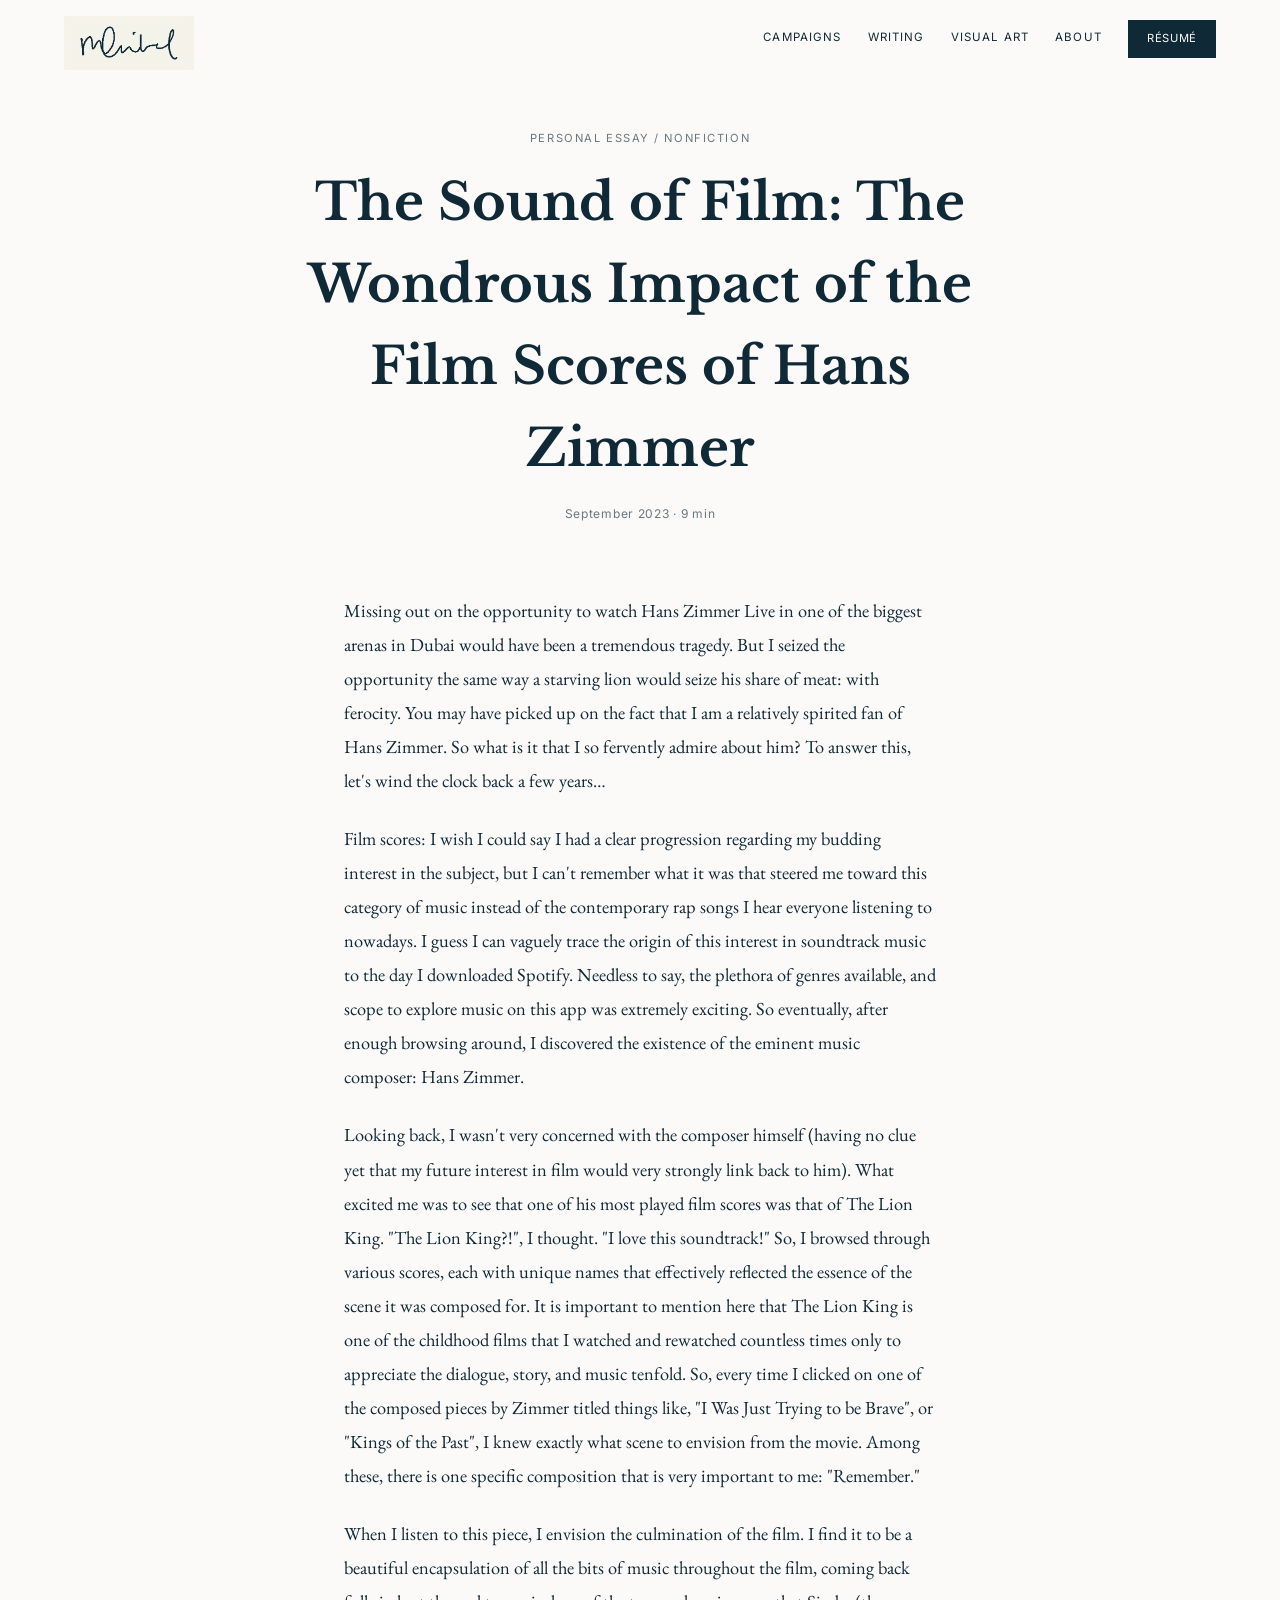
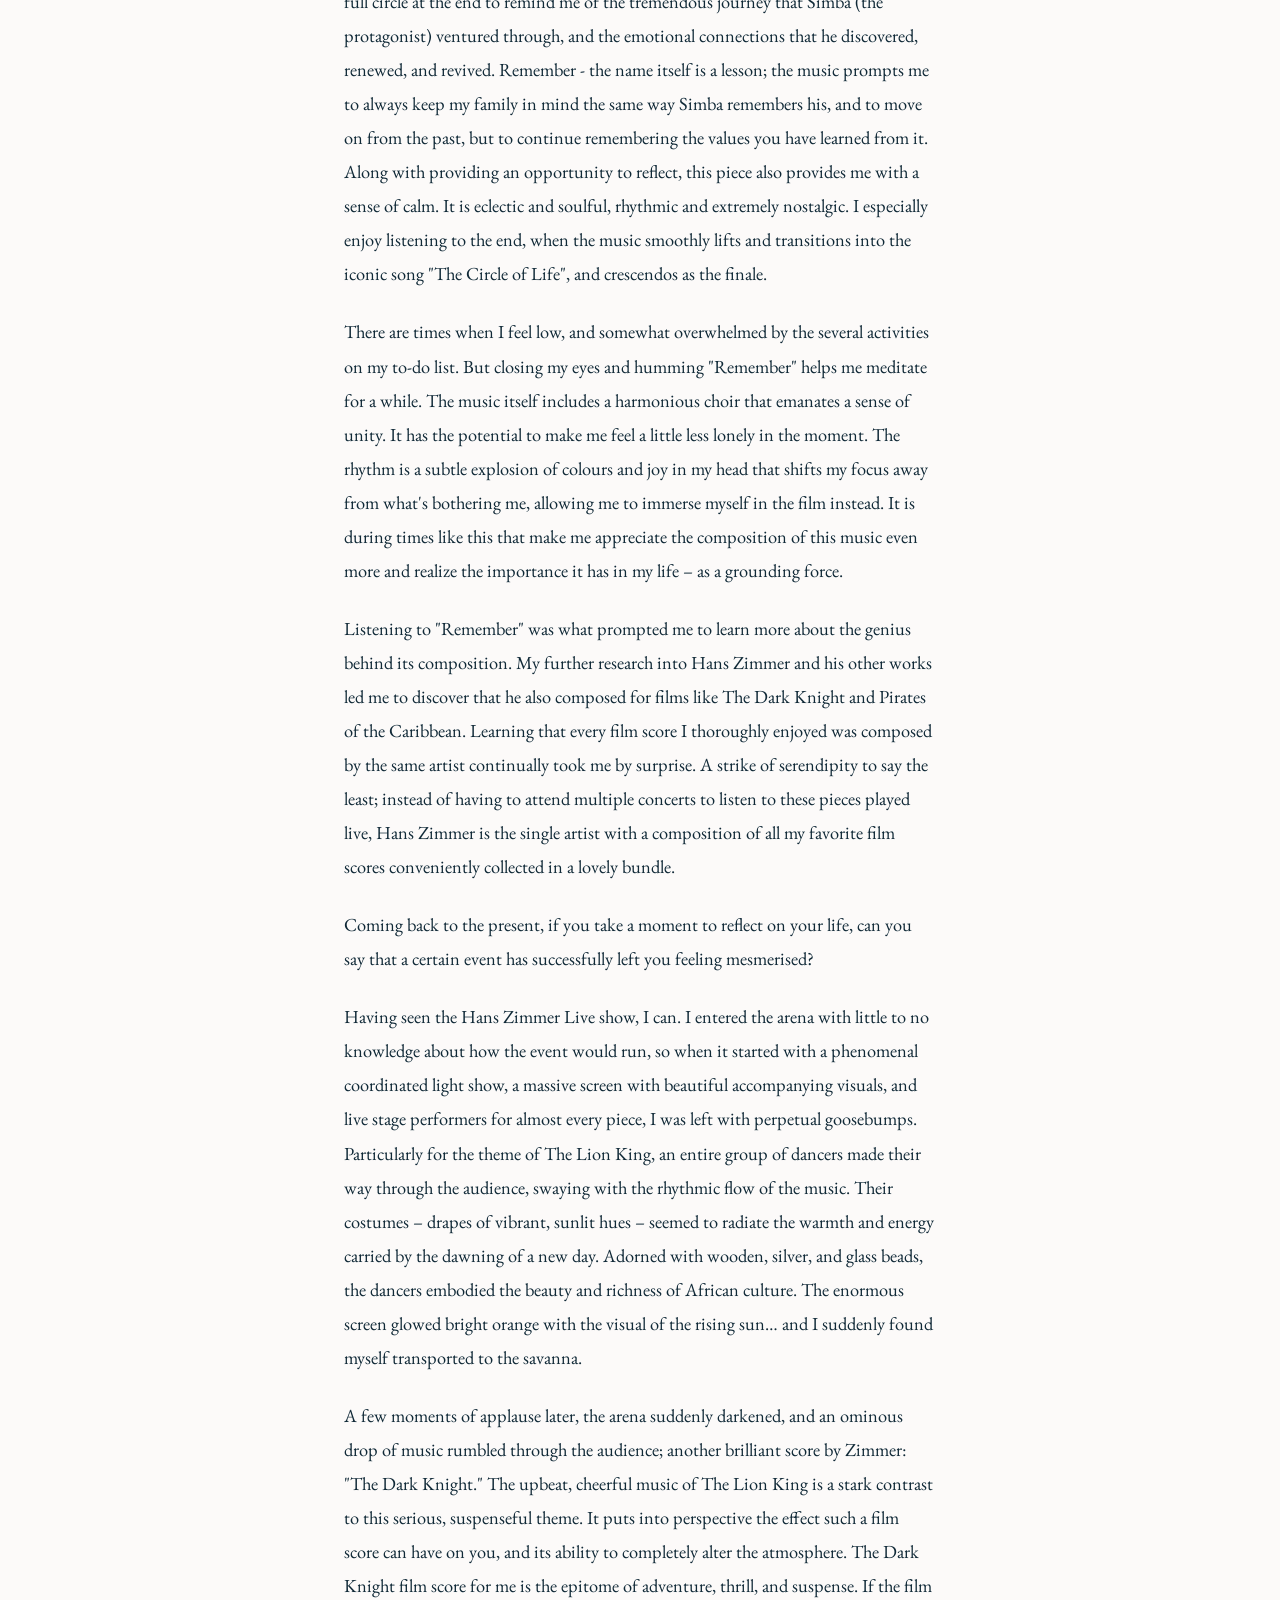
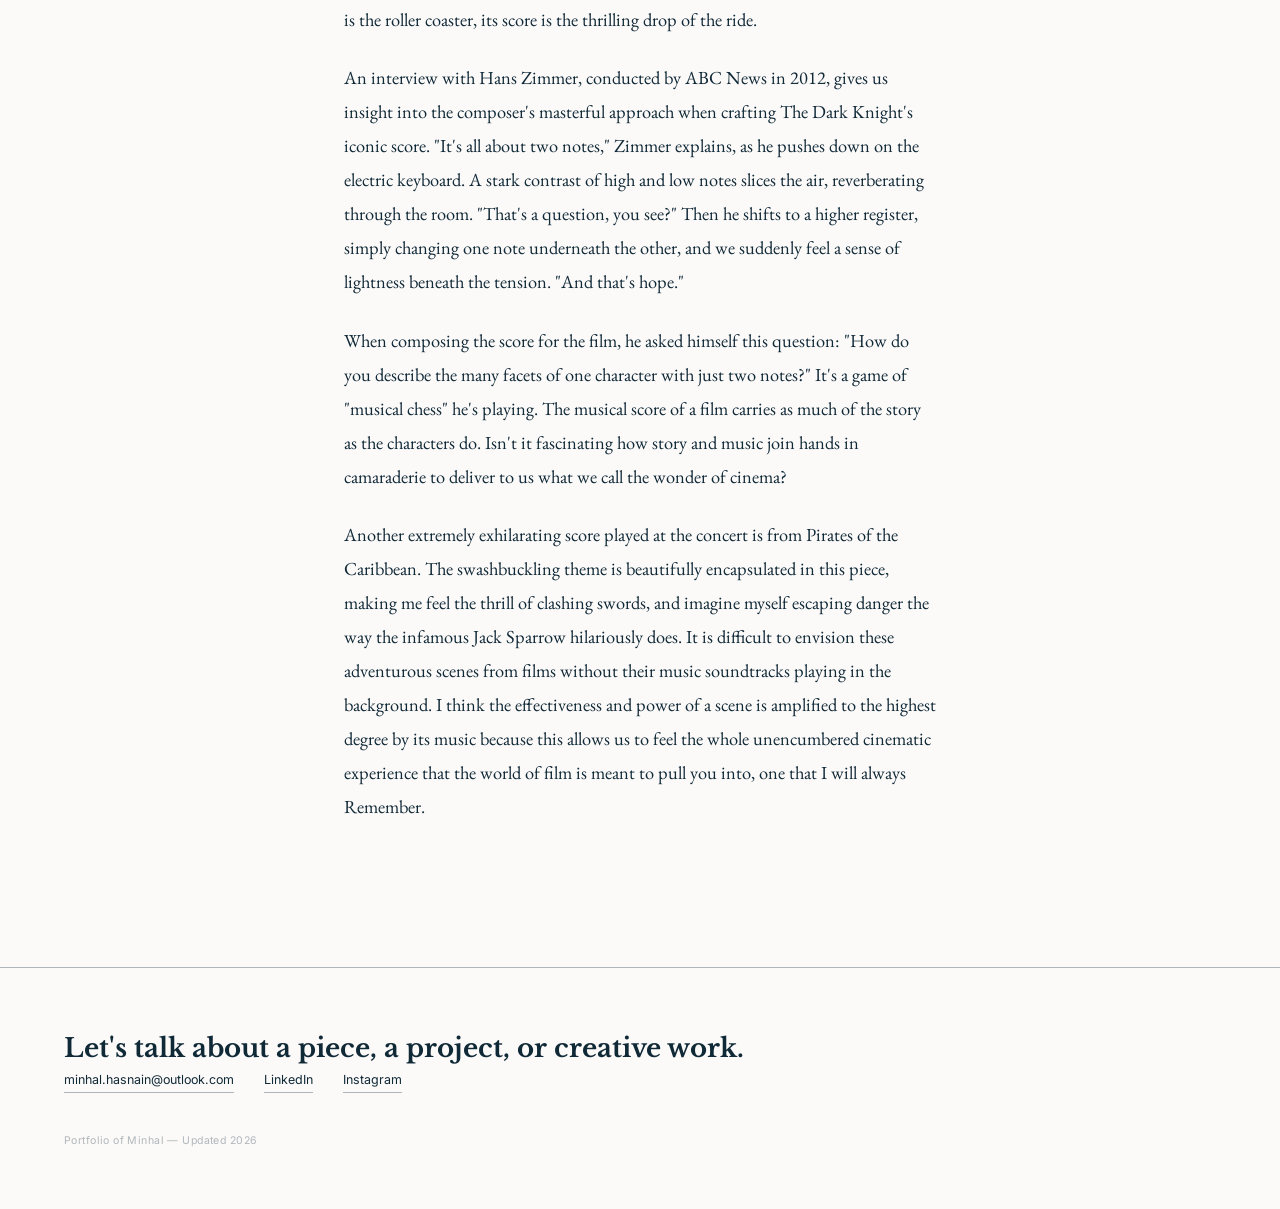
<file: essay-hans-zimmer.html>
<!DOCTYPE html>
<html lang="en">
<head>
<meta charset="UTF-8">
<meta name="viewport" content="width=device-width, initial-scale=1.0">
<title>The Sound of Film — Minhal</title>
<link rel="stylesheet" href="style.css">
<style>
  .essay-hero { padding: 130px 24px 0; text-align: center; }
  .essay-hero .label { margin-bottom: 14px; }
  .essay-hero h1 { font-size: clamp(2rem, 4.6vw, 3.2rem); font-weight: 700; max-width: 20ch; margin: 0 auto; }
  .essay-hero .date { font-family: 'Inter', sans-serif; font-size: 0.75rem; letter-spacing: 0.06em; color: var(--navy-soft); margin-top: 14px; }
  .essay-body { max-width: 640px; margin: 70px auto 0; padding: 0 24px 120px; }
  .essay-body p { font-family: 'EB Garamond', serif; font-size: 1.15rem; line-height: 1.85; margin-bottom: 24px; }
</style>
</head>
<body>

<a class="mark" href="index.html"><img src="images/signature.png" alt="Minhal — signature"></a>
<nav class="nav-desktop">
  <a class="nav-link" href="work.html">Campaigns</a>
  <a class="nav-link" href="writing.html">Writing</a>
  <a class="nav-link" href="art.html">Visual Art</a>
  <a class="nav-link" href="about.html">About</a>
  <a class="btn-resume" href="#">Résumé</a>
</nav>
<div class="nav-mobile-toggle" id="hamburger"><span></span></div>
<div class="mobile-menu" id="mobileMenu">
  <a class="mobile-link" href="work.html">Campaigns</a>
  <a class="mobile-link" href="writing.html">Writing</a>
  <a class="mobile-link" href="art.html">Visual Art</a>
  <a class="mobile-link" href="about.html">About</a>
  <a class="btn-resume" href="#">Résumé</a>
</div>

<div class="essay-hero">
  <div class="label">Personal Essay / Nonfiction</div>
  <h1 class="display">The Sound of Film: The Wondrous Impact of the Film Scores of Hans Zimmer</h1>
  <div class="date">September 2023 &middot; 9 min</div>
</div>

<div class="essay-body">
<p>Missing out on the opportunity to watch Hans Zimmer Live in one of the biggest arenas in Dubai would have been a tremendous tragedy. But I seized the opportunity the same way a starving lion would seize his share of meat: with ferocity. You may have picked up on the fact that I am a relatively spirited fan of Hans Zimmer. So what is it that I so fervently admire about him? To answer this, let's wind the clock back a few years…</p>

<p>Film scores: I wish I could say I had a clear progression regarding my budding interest in the subject, but I can't remember what it was that steered me toward this category of music instead of the contemporary rap songs I hear everyone listening to nowadays. I guess I can vaguely trace the origin of this interest in soundtrack music to the day I downloaded Spotify. Needless to say, the plethora of genres available, and scope to explore music on this app was extremely exciting. So eventually, after enough browsing around, I discovered the existence of the eminent music composer: Hans Zimmer.</p>

<p>Looking back, I wasn't very concerned with the composer himself (having no clue yet that my future interest in film would very strongly link back to him). What excited me was to see that one of his most played film scores was that of The Lion King. "The Lion King?!", I thought. "I love this soundtrack!" So, I browsed through various scores, each with unique names that effectively reflected the essence of the scene it was composed for. It is important to mention here that The Lion King is one of the childhood films that I watched and rewatched countless times only to appreciate the dialogue, story, and music tenfold. So, every time I clicked on one of the composed pieces by Zimmer titled things like, "I Was Just Trying to be Brave", or "Kings of the Past", I knew exactly what scene to envision from the movie. Among these, there is one specific composition that is very important to me: "Remember."</p>

<p>When I listen to this piece, I envision the culmination of the film. I find it to be a beautiful encapsulation of all the bits of music throughout the film, coming back full circle at the end to remind me of the tremendous journey that Simba (the protagonist) ventured through, and the emotional connections that he discovered, renewed, and revived. Remember - the name itself is a lesson; the music prompts me to always keep my family in mind the same way Simba remembers his, and to move on from the past, but to continue remembering the values you have learned from it. Along with providing an opportunity to reflect, this piece also provides me with a sense of calm. It is eclectic and soulful, rhythmic and extremely nostalgic. I especially enjoy listening to the end, when the music smoothly lifts and transitions into the iconic song "The Circle of Life", and crescendos as the finale.</p>

<p>There are times when I feel low, and somewhat overwhelmed by the several activities on my to-do list. But closing my eyes and humming "Remember" helps me meditate for a while. The music itself includes a harmonious choir that emanates a sense of unity. It has the potential to make me feel a little less lonely in the moment. The rhythm is a subtle explosion of colours and joy in my head that shifts my focus away from what's bothering me, allowing me to immerse myself in the film instead. It is during times like this that make me appreciate the composition of this music even more and realize the importance it has in my life – as a grounding force.</p>

<p>Listening to "Remember" was what prompted me to learn more about the genius behind its composition. My further research into Hans Zimmer and his other works led me to discover that he also composed for films like The Dark Knight and Pirates of the Caribbean. Learning that every film score I thoroughly enjoyed was composed by the same artist continually took me by surprise. A strike of serendipity to say the least; instead of having to attend multiple concerts to listen to these pieces played live, Hans Zimmer is the single artist with a composition of all my favorite film scores conveniently collected in a lovely bundle.</p>

<p>Coming back to the present, if you take a moment to reflect on your life, can you say that a certain event has successfully left you feeling mesmerised?</p>

<p>Having seen the Hans Zimmer Live show, I can. I entered the arena with little to no knowledge about how the event would run, so when it started with a phenomenal coordinated light show, a massive screen with beautiful accompanying visuals, and live stage performers for almost every piece, I was left with perpetual goosebumps. Particularly for the theme of The Lion King, an entire group of dancers made their way through the audience, swaying with the rhythmic flow of the music. Their costumes – drapes of vibrant, sunlit hues – seemed to radiate the warmth and energy carried by the dawning of a new day. Adorned with wooden, silver, and glass beads, the dancers embodied the beauty and richness of African culture. The enormous screen glowed bright orange with the visual of the rising sun… and I suddenly found myself transported to the savanna.</p>

<p>A few moments of applause later, the arena suddenly darkened, and an ominous drop of music rumbled through the audience; another brilliant score by Zimmer: "The Dark Knight." The upbeat, cheerful music of The Lion King is a stark contrast to this serious, suspenseful theme. It puts into perspective the effect such a film score can have on you, and its ability to completely alter the atmosphere. The Dark Knight film score for me is the epitome of adventure, thrill, and suspense. If the film is the roller coaster, its score is the thrilling drop of the ride.</p>

<p>An interview with Hans Zimmer, conducted by ABC News in 2012, gives us insight into the composer's masterful approach when crafting The Dark Knight's iconic score. "It's all about two notes," Zimmer explains, as he pushes down on the electric keyboard. A stark contrast of high and low notes slices the air, reverberating through the room. "That's a question, you see?" Then he shifts to a higher register, simply changing one note underneath the other, and we suddenly feel a sense of lightness beneath the tension. "And that's hope."</p>

<p>When composing the score for the film, he asked himself this question: "How do you describe the many facets of one character with just two notes?" It's a game of "musical chess" he's playing. The musical score of a film carries as much of the story as the characters do. Isn't it fascinating how story and music join hands in camaraderie to deliver to us what we call the wonder of cinema?</p>

<p>Another extremely exhilarating score played at the concert is from Pirates of the Caribbean. The swashbuckling theme is beautifully encapsulated in this piece, making me feel the thrill of clashing swords, and imagine myself escaping danger the way the infamous Jack Sparrow hilariously does. It is difficult to envision these adventurous scenes from films without their music soundtracks playing in the background. I think the effectiveness and power of a scene is amplified to the highest degree by its music because this allows us to feel the whole unencumbered cinematic experience that the world of film is meant to pull you into, one that I will always Remember.</p>
</div>

<footer id="contact">
  <div class="wrap">
    <h2 class="display">Let's talk about a piece, a project, or creative work.</h2>
        <div class="contact-row">
      <a href="mailto:minhal.hasnain@outlook.com">minhal.hasnain@outlook.com</a>
      <a href="https://www.linkedin.com/in/minhal-hasnain-a8464b2b0/" target="_blank" rel="noopener">LinkedIn</a>
      <a href="https://www.instagram.com/spilling.ink.mh/" target="_blank" rel="noopener">Instagram</a>
    </div>
    <div class="fine-print">Portfolio of Minhal — Updated 2026</div>
  </div>
</footer>

<script>
    const hamburger = document.getElementById('hamburger');
  const mobileMenu = document.getElementById('mobileMenu');
  hamburger.addEventListener('click', () => { hamburger.classList.toggle('open'); mobileMenu.classList.toggle('open'); });
  document.querySelectorAll('.mobile-menu a').forEach(a => {
    a.addEventListener('click', () => { hamburger.classList.remove('open'); mobileMenu.classList.remove('open'); });
  });
</script>
</body>
</html>
</file>
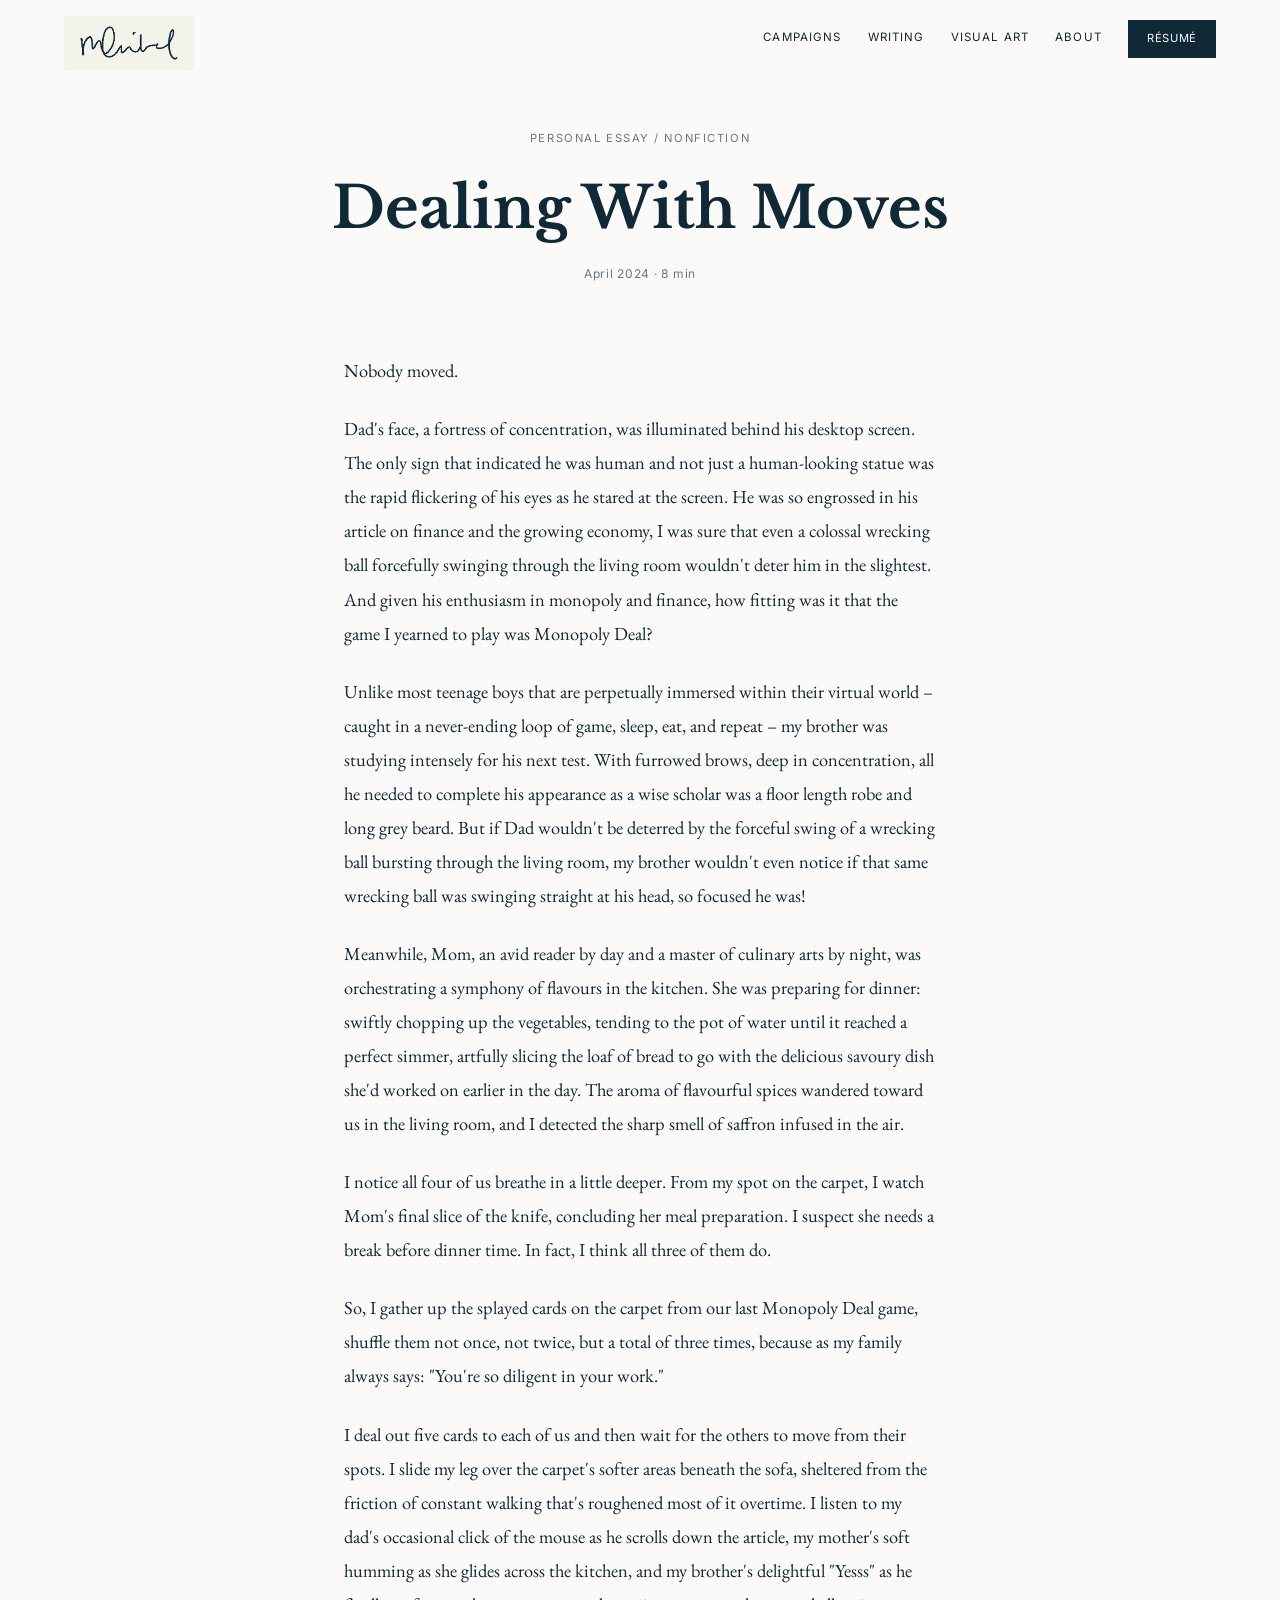
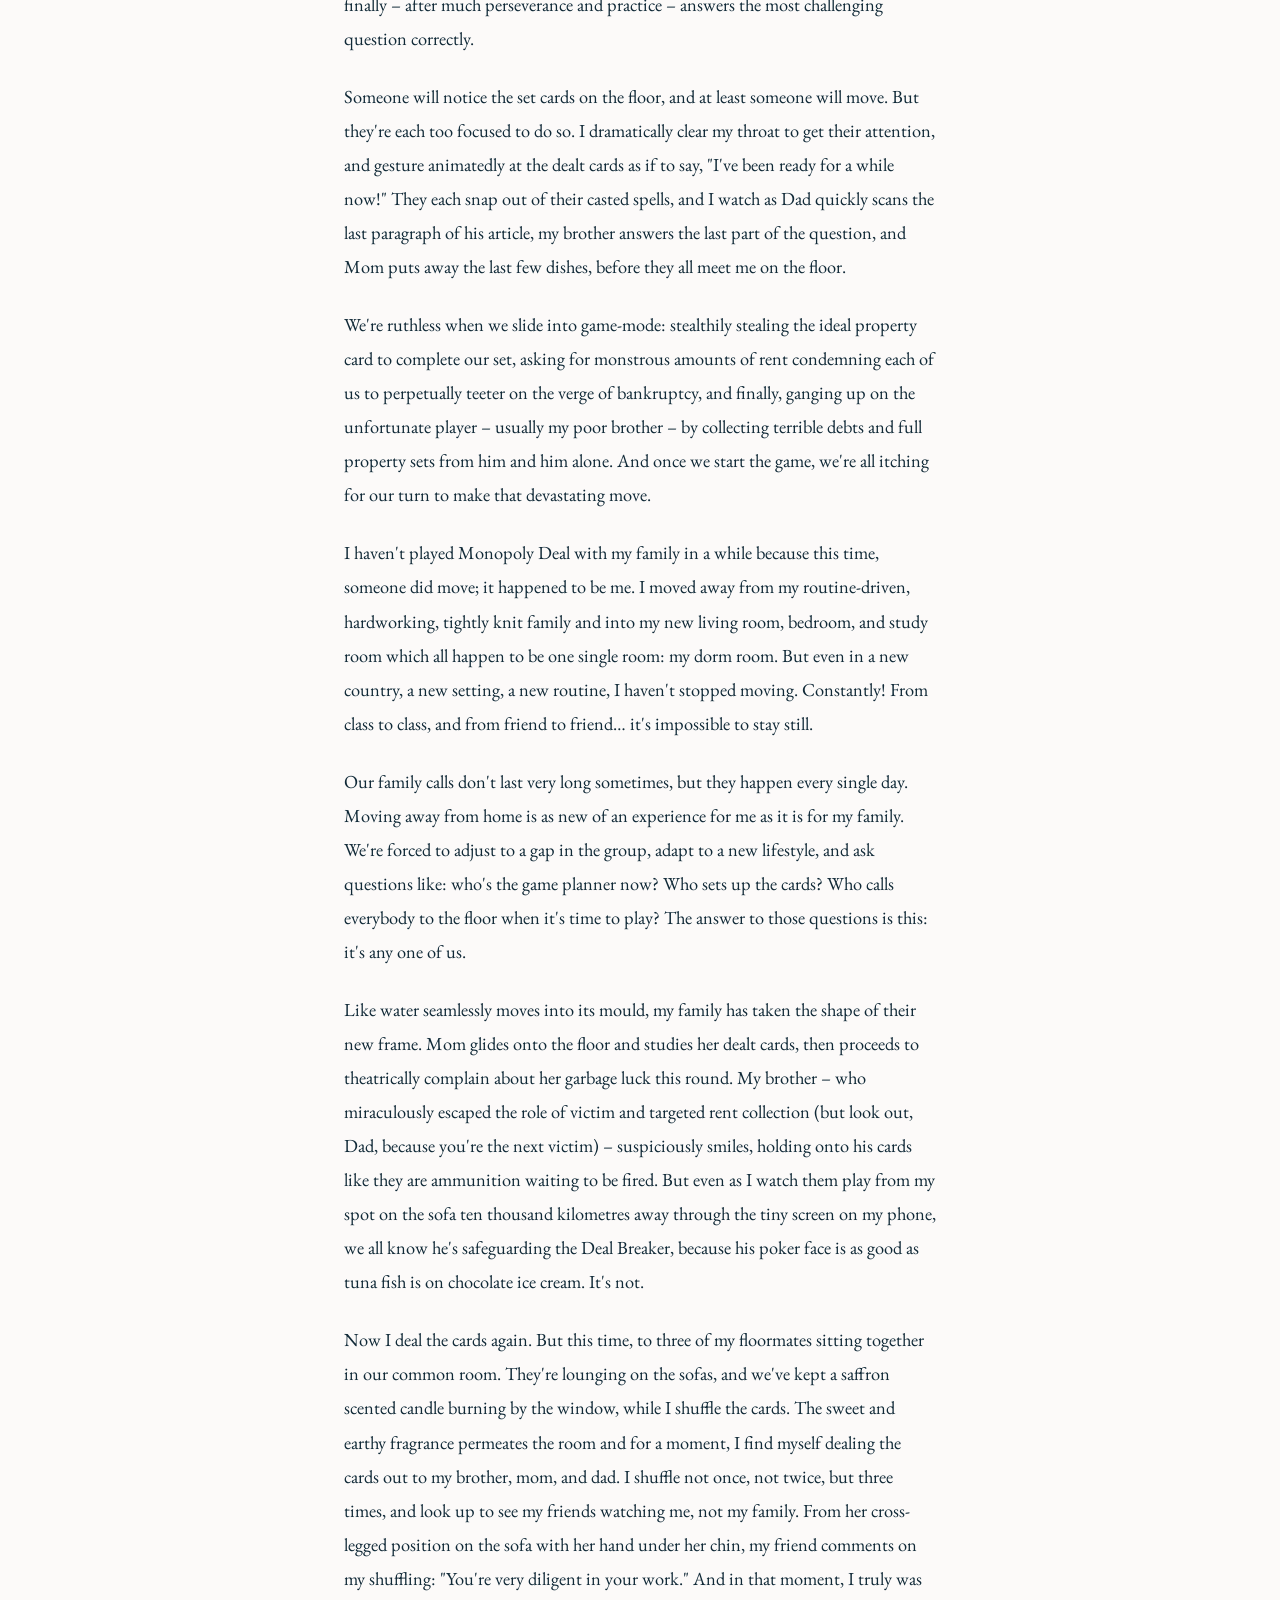
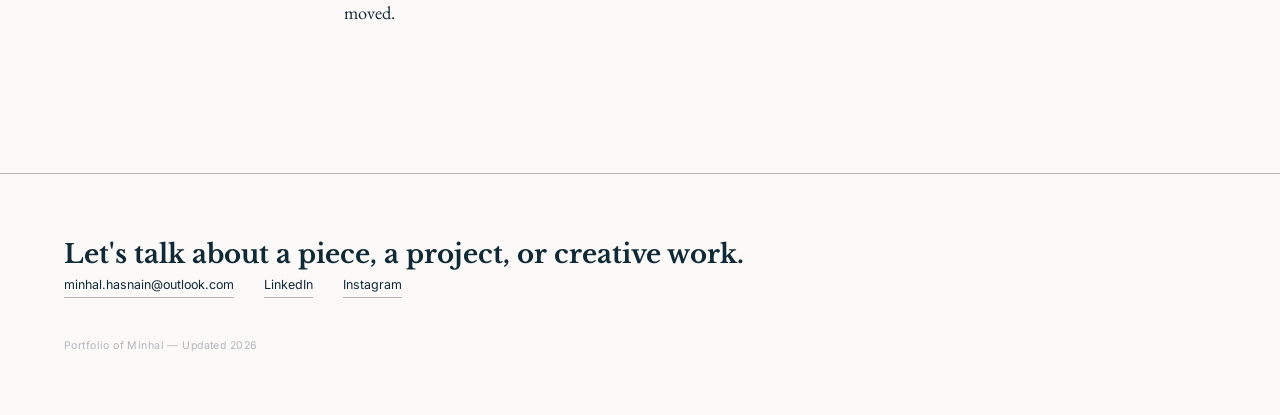
<file: essay-moves.html>
<!DOCTYPE html>
<html lang="en">
<head>
<meta charset="UTF-8">
<meta name="viewport" content="width=device-width, initial-scale=1.0">
<title>Dealing With Moves — Minhal</title>
<link rel="stylesheet" href="style.css">
<style>
  .essay-hero { padding: 130px 24px 0; text-align: center; }
  .essay-hero .label { margin-bottom: 14px; }
  .essay-hero h1 { font-size: clamp(2.2rem, 5vw, 3.6rem); font-weight: 700; }
  .essay-hero .date { font-family: 'Inter', sans-serif; font-size: 0.75rem; letter-spacing: 0.06em; color: var(--navy-soft); margin-top: 10px; }
  .essay-body { max-width: 640px; margin: 70px auto 0; padding: 0 24px 120px; }
  .essay-body p { font-family: 'EB Garamond', serif; font-size: 1.15rem; line-height: 1.85; margin-bottom: 24px; }
</style>
</head>
<body>

<a class="mark" href="index.html"><img src="images/signature.png" alt="Minhal — signature"></a>
<nav class="nav-desktop">
  <a class="nav-link" href="work.html">Campaigns</a>
  <a class="nav-link" href="writing.html">Writing</a>
  <a class="nav-link" href="art.html">Visual Art</a>
  <a class="nav-link" href="about.html">About</a>
  <a class="btn-resume" href="#">Résumé</a>
</nav>
<div class="nav-mobile-toggle" id="hamburger"><span></span></div>
<div class="mobile-menu" id="mobileMenu">
  <a class="mobile-link" href="work.html">Campaigns</a>
  <a class="mobile-link" href="writing.html">Writing</a>
  <a class="mobile-link" href="art.html">Visual Art</a>
  <a class="mobile-link" href="about.html">About</a>
  <a class="btn-resume" href="#">Résumé</a>
</div>

<div class="essay-hero">
  <div class="label">Personal Essay / Nonfiction</div>
  <h1 class="display">Dealing With Moves</h1>
  <div class="date">April 2024 &middot; 8 min</div>
</div>

<div class="essay-body">
<p>Nobody moved.</p>

<p>Dad's face, a fortress of concentration, was illuminated behind his desktop screen. The only sign that indicated he was human and not just a human-looking statue was the rapid flickering of his eyes as he stared at the screen. He was so engrossed in his article on finance and the growing economy, I was sure that even a colossal wrecking ball forcefully swinging through the living room wouldn't deter him in the slightest. And given his enthusiasm in monopoly and finance, how fitting was it that the game I yearned to play was Monopoly Deal?</p>

<p>Unlike most teenage boys that are perpetually immersed within their virtual world – caught in a never-ending loop of game, sleep, eat, and repeat – my brother was studying intensely for his next test. With furrowed brows, deep in concentration, all he needed to complete his appearance as a wise scholar was a floor length robe and long grey beard. But if Dad wouldn't be deterred by the forceful swing of a wrecking ball bursting through the living room, my brother wouldn't even notice if that same wrecking ball was swinging straight at his head, so focused he was!</p>

<p>Meanwhile, Mom, an avid reader by day and a master of culinary arts by night, was orchestrating a symphony of flavours in the kitchen. She was preparing for dinner: swiftly chopping up the vegetables, tending to the pot of water until it reached a perfect simmer, artfully slicing the loaf of bread to go with the delicious savoury dish she'd worked on earlier in the day. The aroma of flavourful spices wandered toward us in the living room, and I detected the sharp smell of saffron infused in the air.</p>

<p>I notice all four of us breathe in a little deeper. From my spot on the carpet, I watch Mom's final slice of the knife, concluding her meal preparation. I suspect she needs a break before dinner time. In fact, I think all three of them do.</p>

<p>So, I gather up the splayed cards on the carpet from our last Monopoly Deal game, shuffle them not once, not twice, but a total of three times, because as my family always says: "You're so diligent in your work."</p>

<p>I deal out five cards to each of us and then wait for the others to move from their spots. I slide my leg over the carpet's softer areas beneath the sofa, sheltered from the friction of constant walking that's roughened most of it overtime. I listen to my dad's occasional click of the mouse as he scrolls down the article, my mother's soft humming as she glides across the kitchen, and my brother's delightful "Yesss" as he finally – after much perseverance and practice – answers the most challenging question correctly.</p>

<p>Someone will notice the set cards on the floor, and at least someone will move. But they're each too focused to do so. I dramatically clear my throat to get their attention, and gesture animatedly at the dealt cards as if to say, "I've been ready for a while now!" They each snap out of their casted spells, and I watch as Dad quickly scans the last paragraph of his article, my brother answers the last part of the question, and Mom puts away the last few dishes, before they all meet me on the floor.</p>

<p>We're ruthless when we slide into game-mode: stealthily stealing the ideal property card to complete our set, asking for monstrous amounts of rent condemning each of us to perpetually teeter on the verge of bankruptcy, and finally, ganging up on the unfortunate player – usually my poor brother – by collecting terrible debts and full property sets from him and him alone. And once we start the game, we're all itching for our turn to make that devastating move.</p>

<p>I haven't played Monopoly Deal with my family in a while because this time, someone did move; it happened to be me. I moved away from my routine-driven, hardworking, tightly knit family and into my new living room, bedroom, and study room which all happen to be one single room: my dorm room. But even in a new country, a new setting, a new routine, I haven't stopped moving. Constantly! From class to class, and from friend to friend… it's impossible to stay still.</p>

<p>Our family calls don't last very long sometimes, but they happen every single day. Moving away from home is as new of an experience for me as it is for my family. We're forced to adjust to a gap in the group, adapt to a new lifestyle, and ask questions like: who's the game planner now? Who sets up the cards? Who calls everybody to the floor when it's time to play? The answer to those questions is this: it's any one of us.</p>

<p>Like water seamlessly moves into its mould, my family has taken the shape of their new frame. Mom glides onto the floor and studies her dealt cards, then proceeds to theatrically complain about her garbage luck this round. My brother – who miraculously escaped the role of victim and targeted rent collection (but look out, Dad, because you're the next victim) – suspiciously smiles, holding onto his cards like they are ammunition waiting to be fired. But even as I watch them play from my spot on the sofa ten thousand kilometres away through the tiny screen on my phone, we all know he's safeguarding the Deal Breaker, because his poker face is as good as tuna fish is on chocolate ice cream. It's not.</p>

<p>Now I deal the cards again. But this time, to three of my floormates sitting together in our common room. They're lounging on the sofas, and we've kept a saffron scented candle burning by the window, while I shuffle the cards. The sweet and earthy fragrance permeates the room and for a moment, I find myself dealing the cards out to my brother, mom, and dad. I shuffle not once, not twice, but three times, and look up to see my friends watching me, not my family. From her cross-legged position on the sofa with her hand under her chin, my friend comments on my shuffling: "You're very diligent in your work." And in that moment, I truly was moved.</p>
</div>

<footer id="contact">
  <div class="wrap">
    <h2 class="display">Let's talk about a piece, a project, or creative work.</h2>
        <div class="contact-row">
      <a href="mailto:minhal.hasnain@outlook.com">minhal.hasnain@outlook.com</a>
      <a href="https://www.linkedin.com/in/minhal-hasnain-a8464b2b0/" target="_blank" rel="noopener">LinkedIn</a>
      <a href="https://www.instagram.com/spilling.ink.mh/" target="_blank" rel="noopener">Instagram</a>
    </div>
    <div class="fine-print">Portfolio of Minhal — Updated 2026</div>
  </div>
</footer>

<script>
    const hamburger = document.getElementById('hamburger');
  const mobileMenu = document.getElementById('mobileMenu');
  hamburger.addEventListener('click', () => { hamburger.classList.toggle('open'); mobileMenu.classList.toggle('open'); });
  document.querySelectorAll('.mobile-menu a').forEach(a => {
    a.addEventListener('click', () => { hamburger.classList.remove('open'); mobileMenu.classList.remove('open'); });
  });
</script>
</body>
</html>
</file>
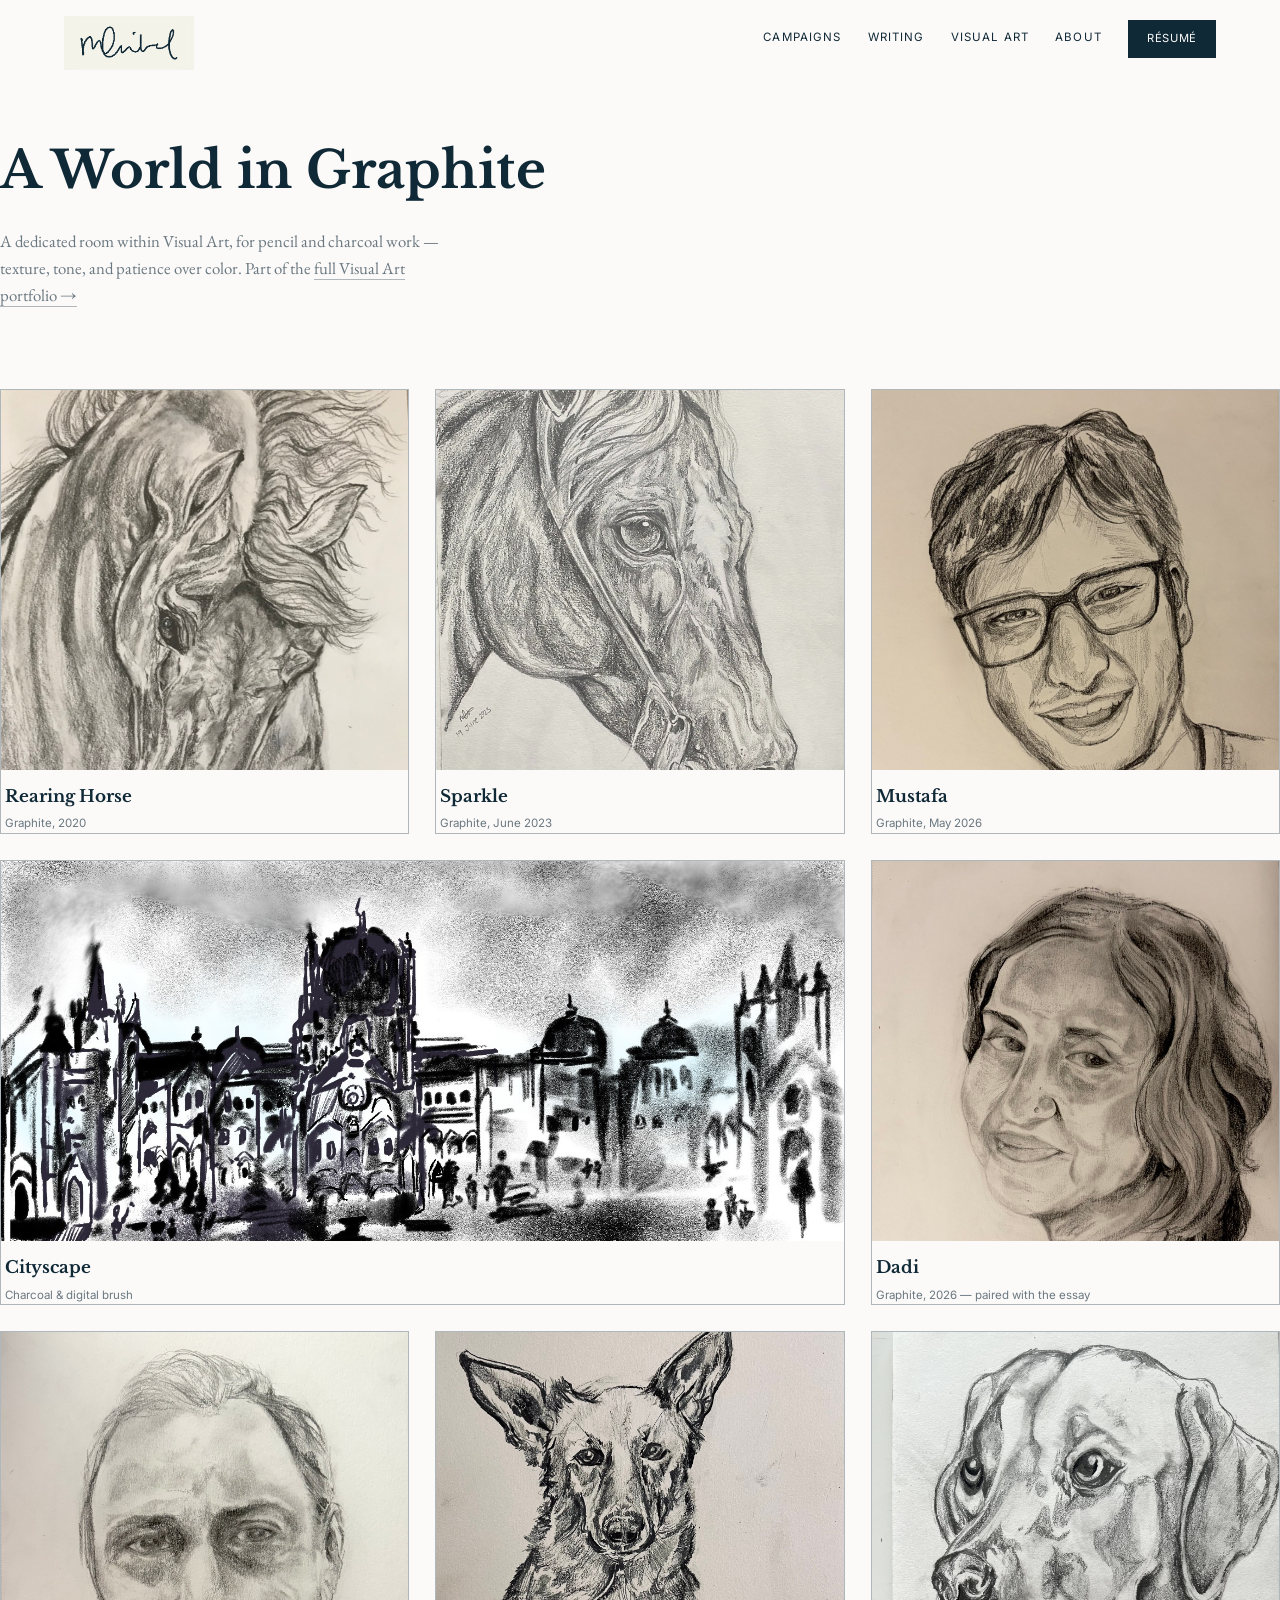
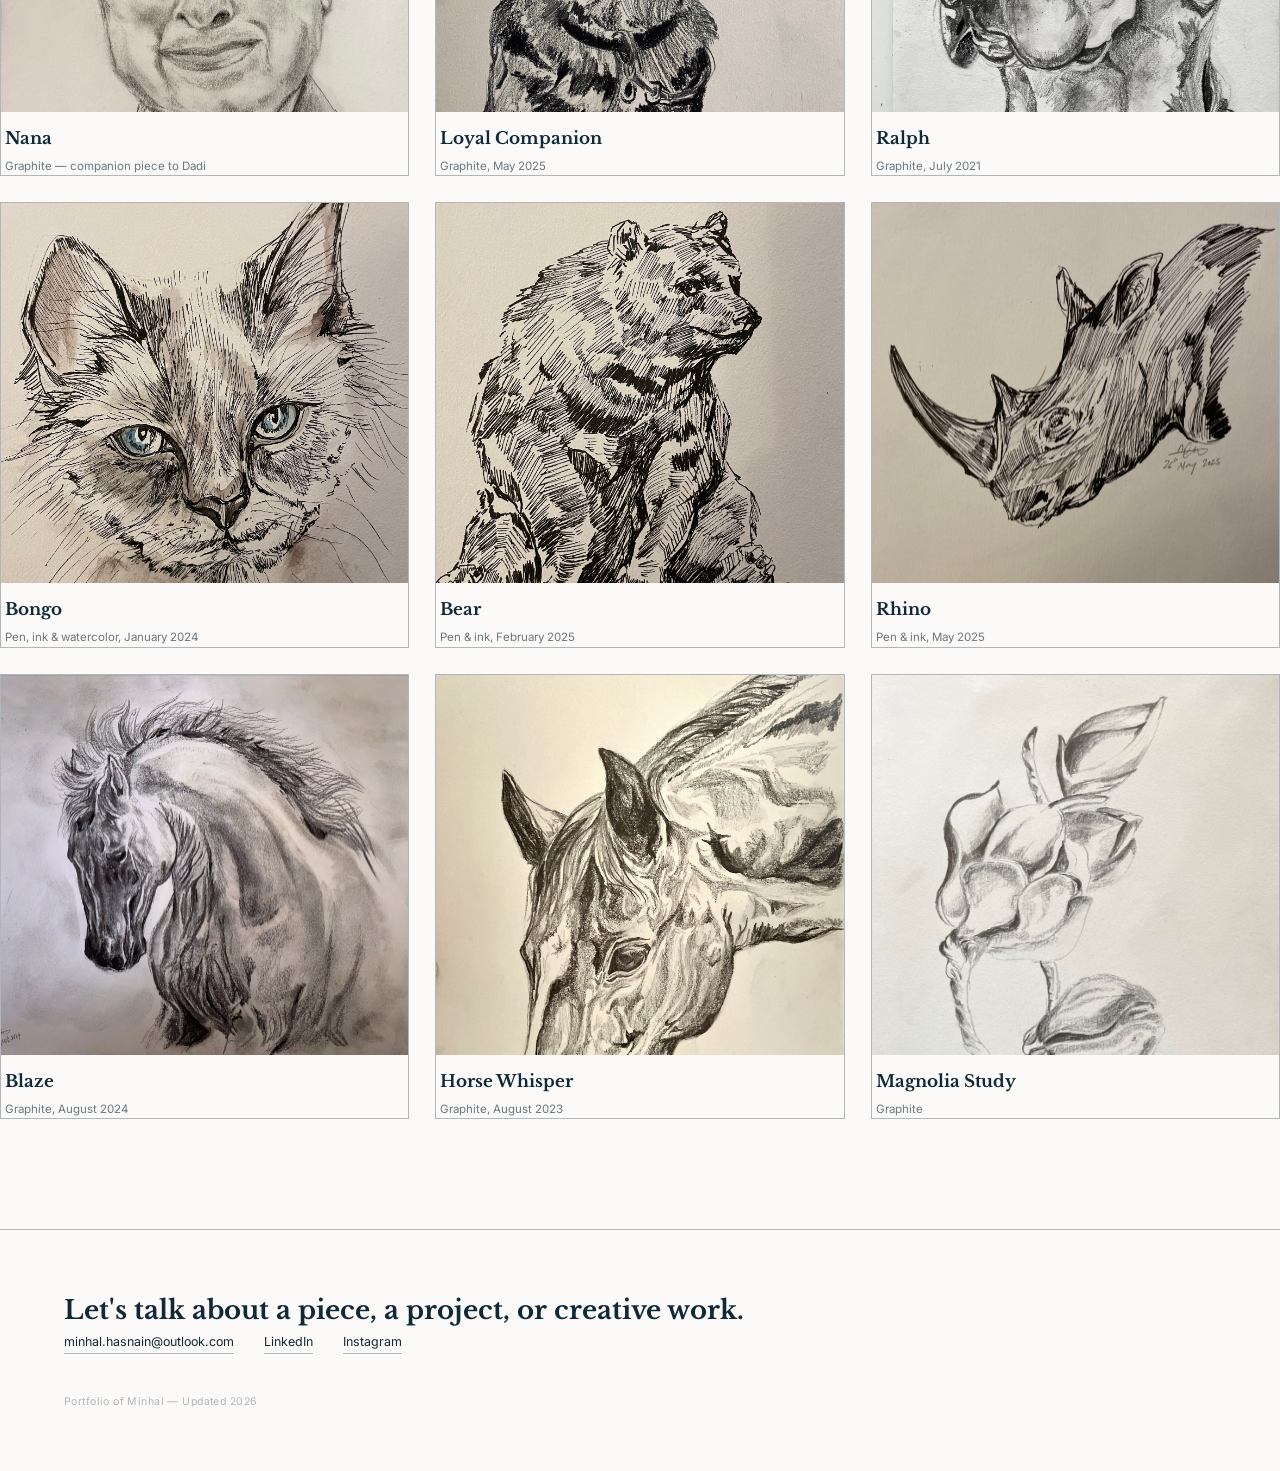
<file: graphite.html>
<!DOCTYPE html>
<html lang="en">
<head>
<meta charset="UTF-8">
<meta name="viewport" content="width=device-width, initial-scale=1.0">
<title>A World in Graphite — Minhal</title>
<link rel="stylesheet" href="style.css">
<style>
  .page-hero { padding: 130px 0 20px; }
  .page-hero h1 { font-size: clamp(2rem, 4.5vw, 3.2rem); font-weight: 700; max-width: 18ch; }
  .page-hero p { font-family: 'EB Garamond', serif; font-size: 1.05rem; color: var(--navy-soft); max-width: 55ch; margin-top: 16px; }
  .full-grid { display: grid; grid-template-columns: repeat(3, 1fr); gap: 26px; padding: 60px 0 110px; }
  .full-card { border: 1px solid var(--navy-faint); display: block; transition: opacity 0.25s ease; }
  .full-card:hover { opacity: 0.85; }
  .full-card.wide { grid-column: span 2; }
  .full-img { height: 380px; position: relative; overflow: hidden; background: var(--grey); }
  .full-card.wide .full-img { height: 380px; }
  .full-img img { width: 100%; height: 100%; object-fit: cover; }
  .full-caption { padding: 14px 4px 0; }
  .full-caption .t { font-family:'Libre Baskerville', serif; font-size: 1.05rem; font-weight: 700; }
  .full-caption .m { font-family:'Inter', sans-serif; font-size: 0.72rem; color: var(--navy-soft); margin-top: 4px; }
  .empty-slot { border: 1px dashed var(--navy-faint); height: 380px; display: flex; align-items: center; justify-content: center; font-family:'Inter',sans-serif; font-size: 0.68rem; letter-spacing: 0.06em; text-transform: uppercase; color: var(--navy-faint); text-align: center; padding: 20px; }
  @media (max-width: 860px) {
    .full-grid { grid-template-columns: 1fr 1fr; }
    .full-card.wide { grid-column: span 2; }
  }
  @media (max-width: 480px) {
    .full-grid { grid-template-columns: 1fr; }
    .full-card.wide { grid-column: span 1; }
  }
</style>
</head>
<body>

<a class="mark" href="index.html"><img src="images/signature.png" alt="Minhal — signature"></a>
<nav class="nav-desktop">
  <a class="nav-link" href="work.html">Campaigns</a>
  <a class="nav-link" href="writing.html">Writing</a>
  <a class="nav-link" href="art.html">Visual Art</a>
  <a class="nav-link" href="about.html">About</a>
  <a class="btn-resume" href="#">Résumé</a>
</nav>
<div class="nav-mobile-toggle" id="hamburger"><span></span></div>
<div class="mobile-menu" id="mobileMenu">
  <a class="mobile-link" href="work.html">Campaigns</a>
  <a class="mobile-link" href="writing.html">Writing</a>
  <a class="mobile-link" href="art.html">Visual Art</a>
  <a class="mobile-link" href="about.html">About</a>
  <a class="btn-resume" href="#">Résumé</a>
</div>

<div class="wrap page-hero">
  <h1 class="display">A World in Graphite</h1>
  <p>A dedicated room within Visual Art, for pencil and charcoal work — texture, tone, and patience over color. Part of the <a href="art.html" style="border-bottom:1px solid var(--navy-faint);">full Visual Art portfolio →</a></p>
</div>

<!--
  HOW TO EDIT: titles below (the .t divs) are working titles —
  edit the text directly to swap in your real titles. Dates are
  taken from the signatures on each piece; adjust if needed.
-->
<div class="wrap full-grid">
  <a class="full-card" href="images/rearing-horse.jpg" target="_blank">
    <div class="full-img"><img src="images/rearing-horse.jpg" alt="Rearing Horse — graphite drawing" style="object-position:center 15%;"></div>
    <div class="full-caption"><div class="t">Rearing Horse</div><div class="m">Graphite, 2020</div></div>
  </a>
  <a class="full-card" href="images/graphite-collection/graphite-horse-eye-2023.jpg" target="_blank">
    <div class="full-img"><img src="images/graphite-collection/graphite-horse-eye-2023.jpg" alt="Graphite study of a horse's eye and bridle" style="object-position:center 30%;"></div>
    <div class="full-caption"><div class="t">Sparkle</div><div class="m">Graphite, June 2023</div></div>
  </a>
  <a class="full-card" href="images/mustafa-portrait.jpg" target="_blank">
    <div class="full-img"><img src="images/mustafa-portrait.jpg" alt="Graphite portrait of Mustafa" style="object-position:center 15%;"></div>
    <div class="full-caption"><div class="t">Mustafa</div><div class="m">Graphite, May 2026</div></div>
  </a>

  <a class="full-card wide" href="images/graphite-collection/graphite-cityscape-charcoal.jpg" target="_blank">
    <div class="full-img"><img src="images/graphite-collection/graphite-cityscape-charcoal.jpg" alt="Charcoal cityscape of domed and spired buildings along a street"></div>
    <div class="full-caption"><div class="t">Cityscape</div><div class="m">Charcoal &amp; digital brush</div></div>
  </a>
  <a class="full-card" href="essay-dadi.html">
    <div class="full-img"><img src="images/dadi-portrait.jpg" alt="Dadi — graphite portrait" style="object-position:center 12%;"></div>
    <div class="full-caption"><div class="t">Dadi</div><div class="m">Graphite, 2026 — paired with the essay</div></div>
  </a>

  <a class="full-card" href="images/graphite-collection/graphite-nana-portrait.jpg" target="_blank">
    <div class="full-img"><img src="images/graphite-collection/graphite-nana-portrait.jpg" alt="Graphite portrait of Nana" style="object-position:center 15%;"></div>
    <div class="full-caption"><div class="t">Nana</div><div class="m">Graphite — companion piece to Dadi</div></div>
  </a>
  <a class="full-card" href="images/graphite-collection/graphite-shepherd-dog-2025.jpg" target="_blank">
    <div class="full-img"><img src="images/graphite-collection/graphite-shepherd-dog-2025.jpg" alt="Graphite portrait of a German Shepherd" style="object-position:center 15%;"></div>
    <div class="full-caption"><div class="t">Loyal Companion</div><div class="m">Graphite, May 2025</div></div>
  </a>
  <a class="full-card" href="images/graphite-collection/graphite-dog-floppy-2021.jpg" target="_blank">
    <div class="full-img"><img src="images/graphite-collection/graphite-dog-floppy-2021.jpg" alt="Graphite portrait of a floppy-eared dog" style="object-position:center 20%;"></div>
    <div class="full-caption"><div class="t">Ralph</div><div class="m">Graphite, July 2021</div></div>
  </a>

  <a class="full-card" href="images/graphite-collection/graphite-cat-2024.jpg" target="_blank">
    <div class="full-img"><img src="images/graphite-collection/graphite-cat-2024.jpg" alt="Pen, ink, and watercolor study of a blue-eyed cat" style="object-position:center 20%;"></div>
    <div class="full-caption"><div class="t">Bongo</div><div class="m">Pen, ink &amp; watercolor, January 2024</div></div>
  </a>
  <a class="full-card" href="images/graphite-collection/graphite-bear-2025.jpg" target="_blank">
    <div class="full-img"><img src="images/graphite-collection/graphite-bear-2025.jpg" alt="Pen and ink drawing of a bear"></div>
    <div class="full-caption"><div class="t">Bear</div><div class="m">Pen &amp; ink, February 2025</div></div>
  </a>
  <a class="full-card" href="images/graphite-collection/graphite-rhino-2025.jpg" target="_blank">
    <div class="full-img"><img src="images/graphite-collection/graphite-rhino-2025.jpg" alt="Pen and ink drawing of a rhino's head"></div>
    <div class="full-caption"><div class="t">Rhino</div><div class="m">Pen &amp; ink, May 2025</div></div>
  </a>

  <a class="full-card" href="images/graphite-collection/graphite-horse-mane-2024.jpg" target="_blank">
    <div class="full-img"><img src="images/graphite-collection/graphite-horse-mane-2024.jpg" alt="Graphite drawing of a horse's head and mane" style="object-position:center 25%;"></div>
    <div class="full-caption"><div class="t">Blaze</div><div class="m">Graphite, August 2024</div></div>
  </a>
  <a class="full-card" href="images/graphite-collection/graphite-horse-ear-2023.jpg" target="_blank">
    <div class="full-img"><img src="images/graphite-collection/graphite-horse-ear-2023.jpg" alt="Graphite drawing of a horse's head, ears and mane" style="object-position:center 20%;"></div>
    <div class="full-caption"><div class="t">Horse Whisper</div><div class="m">Graphite, August 2023</div></div>
  </a>
  <a class="full-card" href="images/graphite-collection/graphite-magnolia-pod.jpg" target="_blank">
    <div class="full-img"><img src="images/graphite-collection/graphite-magnolia-pod.jpg" alt="Graphite botanical study of a magnolia seed pod" style="object-position:center 15%;"></div>
    <div class="full-caption"><div class="t">Magnolia Study</div><div class="m">Graphite</div></div>
  </a>
</div>

<footer id="contact">
  <div class="wrap">
    <h2 class="display">Let's talk about a piece, a project, or creative work.</h2>
        <div class="contact-row">
      <a href="mailto:minhal.hasnain@outlook.com">minhal.hasnain@outlook.com</a>
      <a href="https://www.linkedin.com/in/minhal-hasnain-a8464b2b0/" target="_blank" rel="noopener">LinkedIn</a>
      <a href="https://www.instagram.com/spilling.ink.mh/" target="_blank" rel="noopener">Instagram</a>
    </div>
    <div class="fine-print">Portfolio of Minhal — Updated 2026</div>
  </div>
</footer>

<script>
    const hamburger = document.getElementById('hamburger');
  const mobileMenu = document.getElementById('mobileMenu');
  hamburger.addEventListener('click', () => { hamburger.classList.toggle('open'); mobileMenu.classList.toggle('open'); });
  document.querySelectorAll('.mobile-menu a').forEach(a => {
    a.addEventListener('click', () => { hamburger.classList.remove('open'); mobileMenu.classList.remove('open'); });
  });
</script>
</body>
</html>
</file>
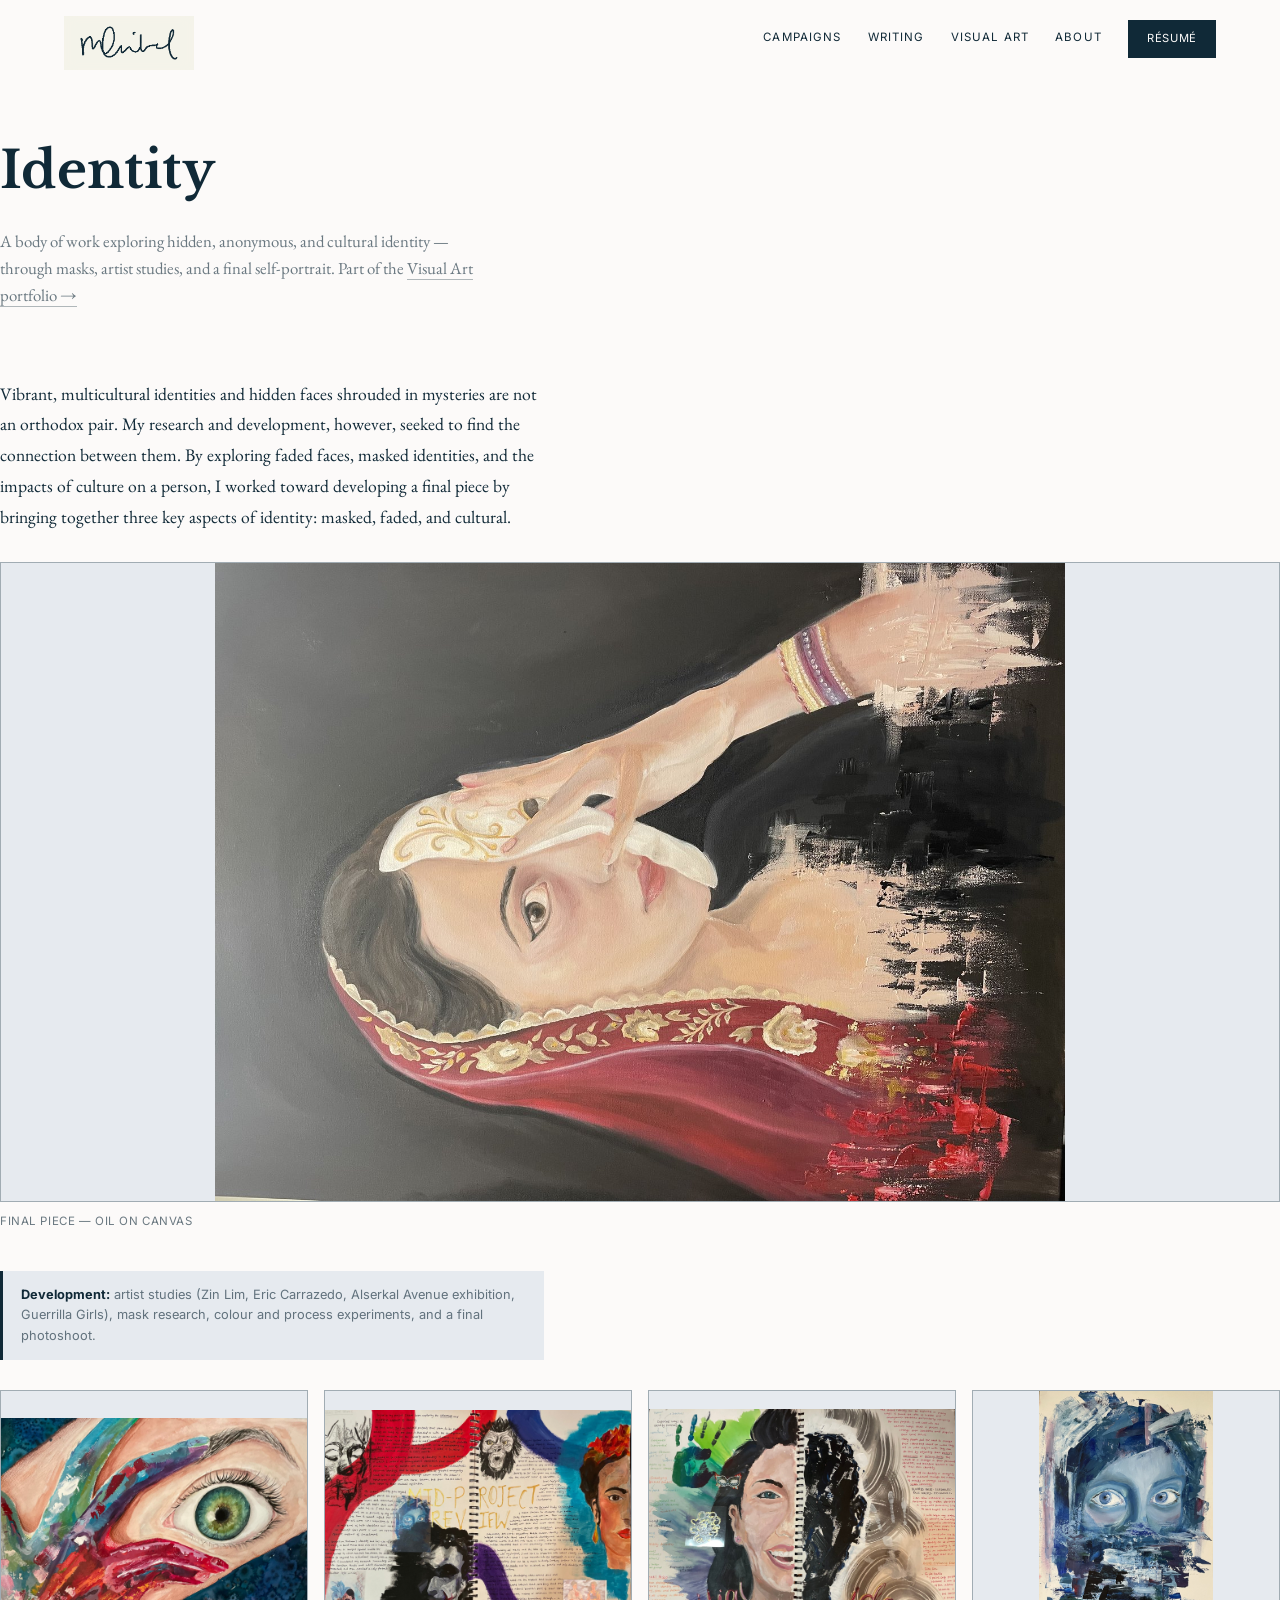
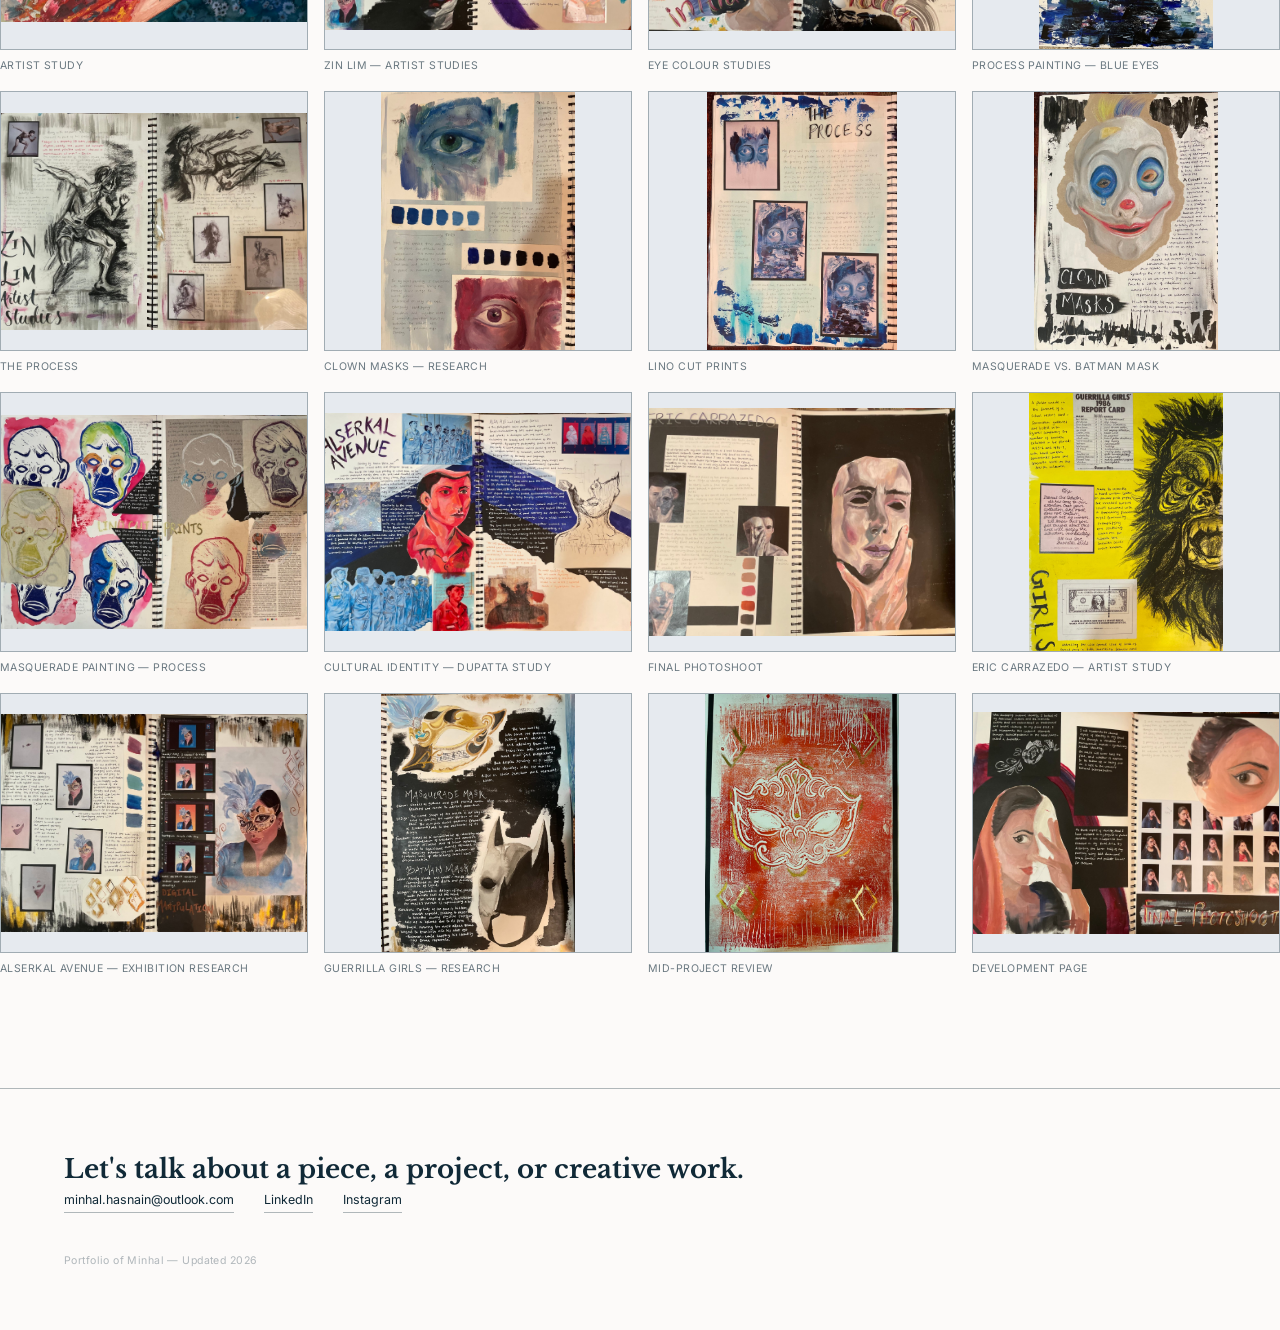
<file: identity.html>
<!DOCTYPE html>
<html lang="en">
<head>
<meta charset="UTF-8">
<meta name="viewport" content="width=device-width, initial-scale=1.0">
<title>Identity — Minhal</title>
<link rel="stylesheet" href="style.css">

<!--
  HOW TO EDIT: figcaptions under each development image are
  placeholders — edit the text between <figcaption> and
  </figcaption> to add your real titles. The case-desc paragraph
  near the top is also a placeholder for your own project statement.
-->

<style>
  .page-hero { padding: 130px 0 20px; }
  .page-hero h1 { font-size: clamp(2rem, 4.5vw, 3.2rem); font-weight: 700; }
  .page-hero p { font-family: 'EB Garamond', serif; font-size: 1.05rem; color: var(--navy-soft); max-width: 60ch; margin-top: 16px; }

  .case { padding: 50px 0 110px; }
  .case-desc { font-family: 'EB Garamond', serif; font-size: 1.1rem; line-height: 1.75; max-width: 68ch; margin-bottom: 10px; }
  .final-piece-wrap { margin: 30px 0 40px; }
  .final-piece-wrap img { width: 100%; max-height: 640px; object-fit: contain; background: var(--grey); border: 1px solid var(--navy-faint); display: block; }
  .final-piece-caption { font-family: 'Inter', sans-serif; font-size: 0.72rem; letter-spacing: 0.05em; text-transform: uppercase; color: var(--navy-soft); margin-top: 10px; }

  .process-note { background: var(--grey); border-left: 3px solid var(--navy); padding: 14px 18px; margin: 20px 0 30px; font-family: 'Inter', sans-serif; font-size: 0.8rem; color: var(--navy-soft); line-height: 1.6; max-width: 68ch; }
  .process-note strong { color: var(--navy); }

  .case-gallery { display: grid; grid-template-columns: repeat(4, 1fr); gap: 16px; }
  .case-gallery img { width: 100%; height: 260px; object-fit: contain; background: var(--grey); border: 1px solid var(--navy-faint); display: block; }
  .case-gallery figure { margin: 0; }
  .case-gallery figcaption { font-family: 'Inter', sans-serif; font-size: 0.66rem; letter-spacing: 0.04em; text-transform: uppercase; color: var(--navy-soft); margin-top: 8px; }

  @media (max-width: 860px) { .case-gallery { grid-template-columns: 1fr 1fr; } }
  @media (max-width: 480px) { .case-gallery { grid-template-columns: 1fr; } }
</style>
</head>
<body>

<a class="mark" href="index.html"><img src="images/signature.png" alt="Minhal — signature"></a>
<nav class="nav-desktop">
  <a class="nav-link" href="work.html">Campaigns</a>
  <a class="nav-link" href="writing.html">Writing</a>
  <a class="nav-link" href="art.html">Visual Art</a>
  <a class="nav-link" href="about.html">About</a>
  <a class="btn-resume" href="#">Résumé</a>
</nav>
<div class="nav-mobile-toggle" id="hamburger"><span></span></div>
<div class="mobile-menu" id="mobileMenu">
  <a class="mobile-link" href="work.html">Campaigns</a>
  <a class="mobile-link" href="writing.html">Writing</a>
  <a class="mobile-link" href="art.html">Visual Art</a>
  <a class="mobile-link" href="about.html">About</a>
  <a class="btn-resume" href="#">Résumé</a>
</div>

<div class="wrap page-hero">
  <h1 class="display">Identity</h1>
  <p>A body of work exploring hidden, anonymous, and cultural identity — through masks, artist studies, and a final self-portrait. Part of the <a href="art.html" style="border-bottom:1px solid var(--navy-faint);">Visual Art portfolio →</a></p>
</div>

<div class="wrap case">
  <p class="case-desc">Vibrant, multicultural identities and hidden faces shrouded in mysteries are not an orthodox pair. My research and development, however, seeked to find the connection between them. By exploring faded faces, masked identities, and the impacts of culture on a person, I worked toward developing a final piece by bringing together three key aspects of identity: masked, faded, and cultural.</p>

  <div class="final-piece-wrap">
    <img src="images/identity-dev/final-piece-hires.jpg" alt="Identity final piece — self-portrait holding a painted mask">
    <div class="final-piece-caption">Final piece — Oil on canvas</div>
  </div>

  <div class="process-note"><strong>Development:</strong> artist studies (Zin Lim, Eric Carrazedo, Alserkal Avenue exhibition, Guerrilla Girls), mask research, colour and process experiments, and a final photoshoot.</div>

  <div class="case-gallery">
    <figure><img src="images/identity-dev/dev-01-artist-study-portrait.jpg" alt="Identity artist study portrait"><figcaption>Artist study</figcaption></figure>
    <figure><img src="images/identity-dev/dev-13-zin-lim-artist-studies.jpg" alt="Zin Lim artist studies"><figcaption>Zin Lim — artist studies</figcaption></figure>
    <figure><img src="images/identity-dev/dev-02-eye-color-studies.jpg" alt="Eye painting colour studies"><figcaption>Eye colour studies</figcaption></figure>
    <figure><img src="images/identity-dev/dev-00-blue-eyes-process.jpg" alt="Blue eyes process painting"><figcaption>Process painting — blue eyes</figcaption></figure>
    <figure><img src="images/identity-dev/dev-03-the-process.jpg" alt="The Process development spread"><figcaption>The process</figcaption></figure>
    <figure><img src="images/identity-dev/dev-04-clown-masks.jpg" alt="Clown masks research spread"><figcaption>Clown masks — research</figcaption></figure>
    <figure><img src="images/identity-dev/dev-05-lino-cut-prints.jpg" alt="Lino cut print experiments"><figcaption>Lino cut prints</figcaption></figure>
    <figure><img src="images/identity-dev/dev-06-masquerade-vs-batman.jpg" alt="Masquerade mask vs Batman mask research"><figcaption>Masquerade vs. Batman mask</figcaption></figure>
    <figure><img src="images/identity-dev/dev-07-masquerade-painting-process.jpg" alt="Masquerade painting process"><figcaption>Masquerade painting — process</figcaption></figure>
    <figure><img src="images/identity-dev/dev-12-cultural-identity-dupatta.jpg" alt="Cultural identity dupatta study"><figcaption>Cultural identity — dupatta study</figcaption></figure>
    <figure><img src="images/identity-dev/dev-14-final-photoshoot.jpg" alt="Final photoshoot reference sheet"><figcaption>Final photoshoot</figcaption></figure>
    <figure><img src="images/identity-dev/dev-11-eric-carrazedo-study.jpg" alt="Eric Carrazedo artist study"><figcaption>Eric Carrazedo — artist study</figcaption></figure>
    <figure><img src="images/identity-dev/dev-09-alserkal-avenue.jpg" alt="Alserkal Avenue exhibition research"><figcaption>Alserkal Avenue — exhibition research</figcaption></figure>
    <figure><img src="images/identity-dev/dev-08-guerrilla-girls-research.jpg" alt="Guerrilla Girls research"><figcaption>Guerrilla Girls — research</figcaption></figure>
    <figure><img src="images/identity-dev/dev-10-mid-project-review.jpg" alt="Mid-project review spread"><figcaption>Mid-project review</figcaption></figure>
    <figure><img src="images/identity-dev/dev-15-additional-page.jpg" alt="Additional development page"><figcaption>Development page</figcaption></figure>
  </div>
</div>

<footer id="contact">
  <div class="wrap">
    <h2 class="display">Let's talk about a piece, a project, or creative work.</h2>
        <div class="contact-row">
      <a href="mailto:minhal.hasnain@outlook.com">minhal.hasnain@outlook.com</a>
      <a href="https://www.linkedin.com/in/minhal-hasnain-a8464b2b0/" target="_blank" rel="noopener">LinkedIn</a>
      <a href="https://www.instagram.com/spilling.ink.mh/" target="_blank" rel="noopener">Instagram</a>
    </div>
    <div class="fine-print">Portfolio of Minhal — Updated 2026</div>
  </div>
</footer>

<script>
  const hamburger = document.getElementById('hamburger');
  const mobileMenu = document.getElementById('mobileMenu');
  hamburger.addEventListener('click', () => { hamburger.classList.toggle('open'); mobileMenu.classList.toggle('open'); });
  document.querySelectorAll('.mobile-menu a').forEach(a => {
    a.addEventListener('click', () => { hamburger.classList.remove('open'); mobileMenu.classList.remove('open'); });
  });
</script>
</body>
</html>
</file>
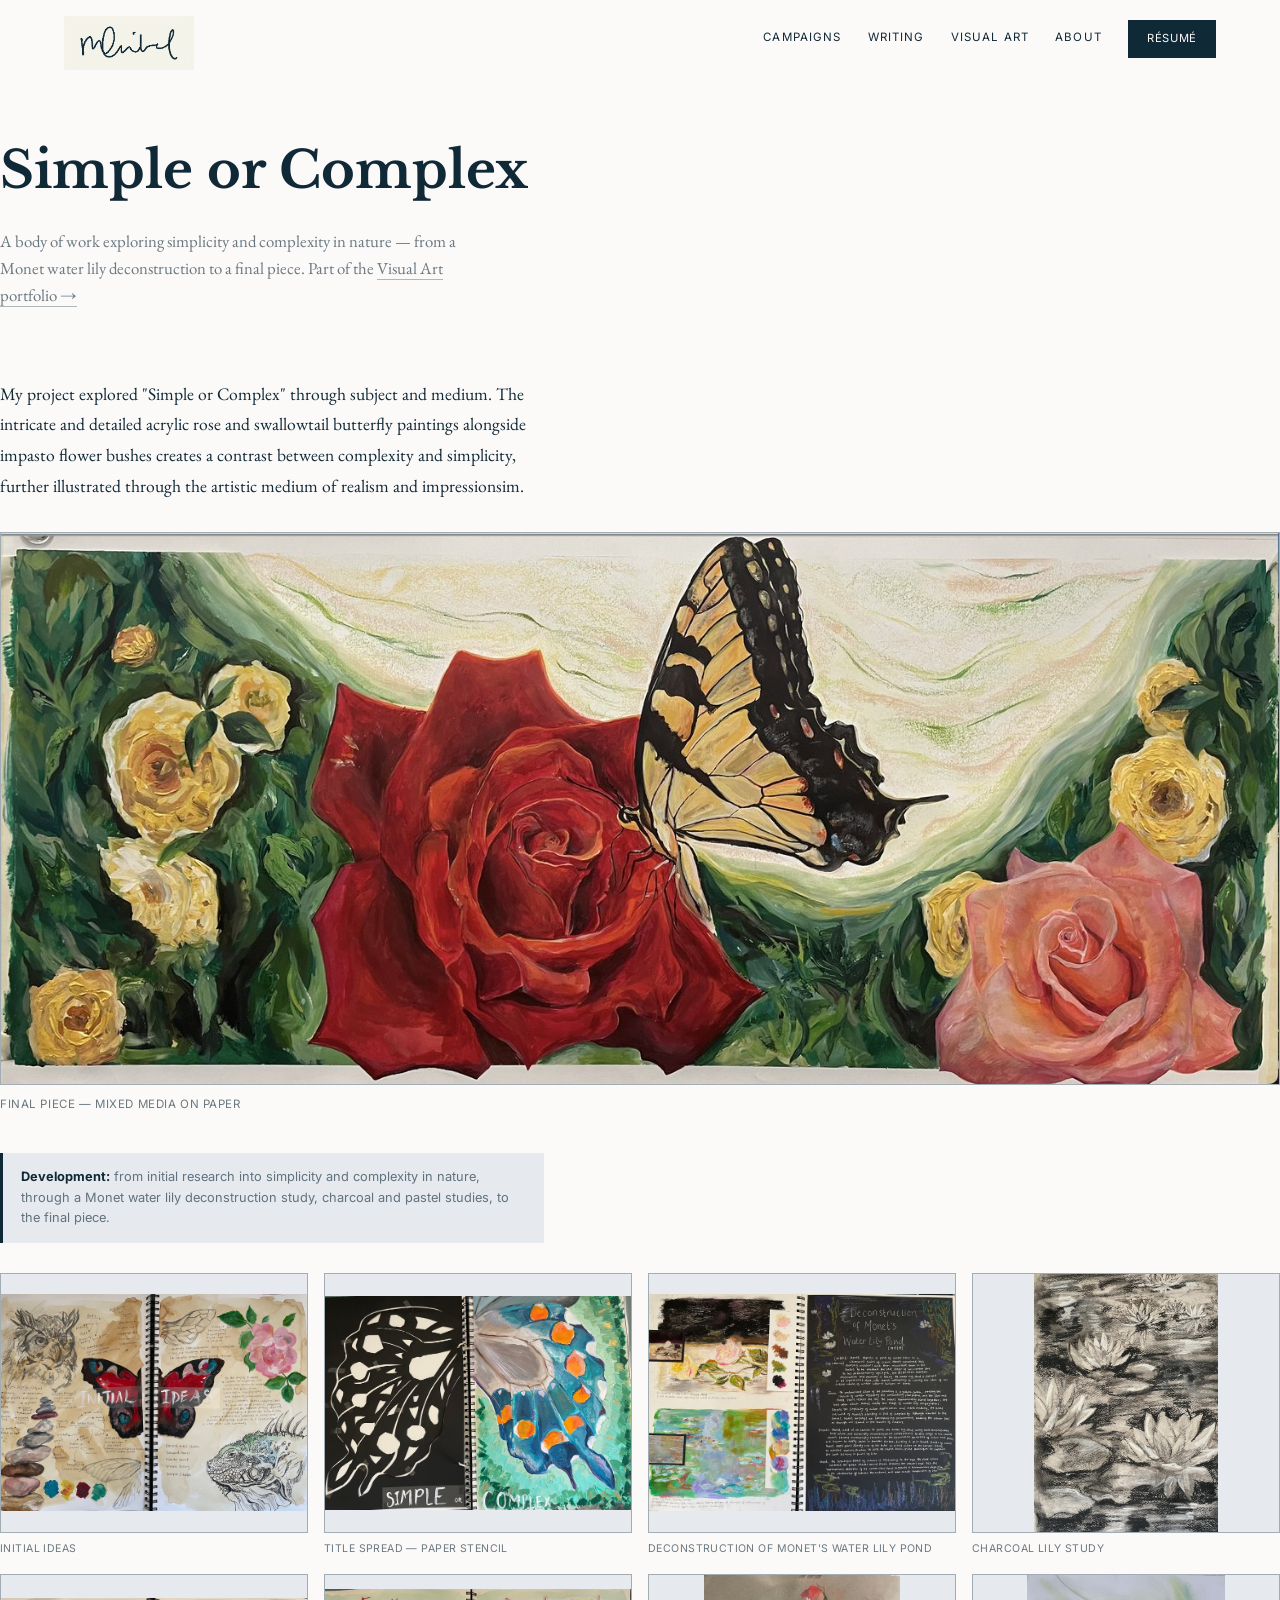
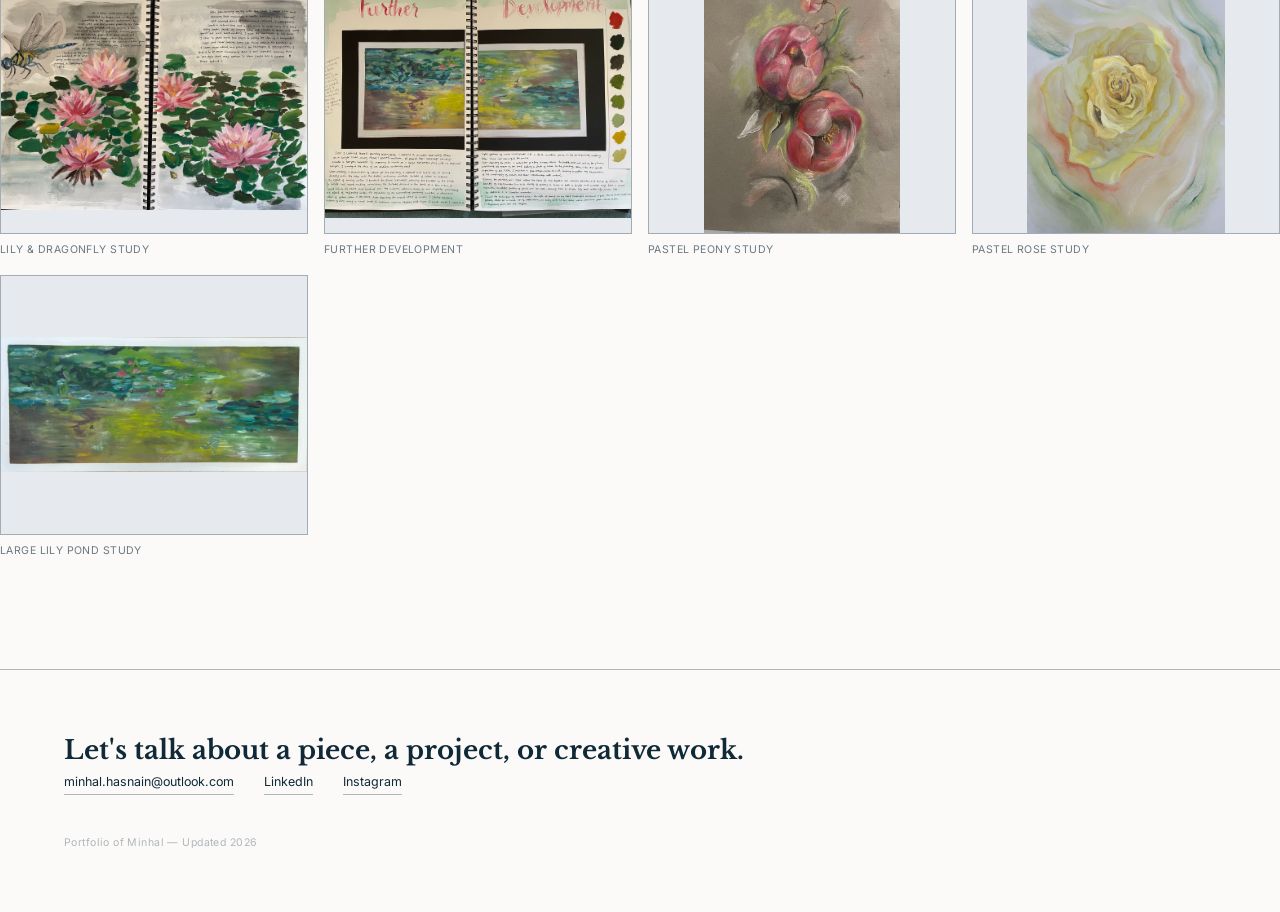
<file: simple-or-complex.html>
<!DOCTYPE html>
<html lang="en">
<head>
<meta charset="UTF-8">
<meta name="viewport" content="width=device-width, initial-scale=1.0">
<title>Simple or Complex — Minhal</title>
<link rel="stylesheet" href="style.css">

<!--
  HOW TO EDIT: figcaptions below each development image are
  placeholders — edit the text between <figcaption> and
  </figcaption> to add your own titles. The case-desc paragraph
  near the top is also a placeholder for your project statement.
-->

<style>
  .page-hero { padding: 130px 0 20px; }
  .page-hero h1 { font-size: clamp(2rem, 4.5vw, 3.2rem); font-weight: 700; }
  .page-hero p { font-family: 'EB Garamond', serif; font-size: 1.05rem; color: var(--navy-soft); max-width: 60ch; margin-top: 16px; }

  .case { padding: 50px 0 110px; }
  .case-desc { font-family: 'EB Garamond', serif; font-size: 1.1rem; line-height: 1.75; max-width: 68ch; margin-bottom: 10px; }
  .final-piece-wrap { margin: 30px 0 40px; }
  .final-piece-wrap img { width: 100%; max-height: 640px; object-fit: contain; background: var(--grey); border: 1px solid var(--navy-faint); display: block; }
  .final-piece-caption { font-family: 'Inter', sans-serif; font-size: 0.72rem; letter-spacing: 0.05em; text-transform: uppercase; color: var(--navy-soft); margin-top: 10px; }

  .process-note { background: var(--grey); border-left: 3px solid var(--navy); padding: 14px 18px; margin: 20px 0 30px; font-family: 'Inter', sans-serif; font-size: 0.8rem; color: var(--navy-soft); line-height: 1.6; max-width: 68ch; }
  .process-note strong { color: var(--navy); }

  .case-gallery { display: grid; grid-template-columns: repeat(4, 1fr); gap: 16px; }
  .case-gallery img { width: 100%; height: 260px; object-fit: contain; background: var(--grey); border: 1px solid var(--navy-faint); display: block; }
  .case-gallery figure { margin: 0; }
  .case-gallery figcaption { font-family: 'Inter', sans-serif; font-size: 0.66rem; letter-spacing: 0.04em; text-transform: uppercase; color: var(--navy-soft); margin-top: 8px; }

  @media (max-width: 860px) { .case-gallery { grid-template-columns: 1fr 1fr; } }
  @media (max-width: 480px) { .case-gallery { grid-template-columns: 1fr; } }
</style>
</head>
<body>

<a class="mark" href="index.html"><img src="images/signature.png" alt="Minhal — signature"></a>
<nav class="nav-desktop">
  <a class="nav-link" href="work.html">Campaigns</a>
  <a class="nav-link" href="writing.html">Writing</a>
  <a class="nav-link" href="art.html">Visual Art</a>
  <a class="nav-link" href="about.html">About</a>
  <a class="btn-resume" href="#">Résumé</a>
</nav>
<div class="nav-mobile-toggle" id="hamburger"><span></span></div>
<div class="mobile-menu" id="mobileMenu">
  <a class="mobile-link" href="work.html">Campaigns</a>
  <a class="mobile-link" href="writing.html">Writing</a>
  <a class="mobile-link" href="art.html">Visual Art</a>
  <a class="mobile-link" href="about.html">About</a>
  <a class="btn-resume" href="#">Résumé</a>
</div>

<div class="wrap page-hero">
  <h1 class="display">Simple or Complex</h1>
  <p>A body of work exploring simplicity and complexity in nature — from a Monet water lily deconstruction to a final piece. Part of the <a href="art.html" style="border-bottom:1px solid var(--navy-faint);">Visual Art portfolio →</a></p>
</div>

<div class="wrap case">
  <p class="case-desc">My project explored "Simple or Complex" through subject and medium. The intricate and detailed acrylic rose and swallowtail butterfly paintings alongside impasto flower bushes creates a contrast between complexity and simplicity, further illustrated through the artistic medium of realism and impressionsim.</p>

  <div class="final-piece-wrap">
    <img src="images/simple-or-complex-dev/final-piece-hires.jpg" alt="Simple or Complex final piece">
    <div class="final-piece-caption">Final piece — mixed media on paper</div>
  </div>

  <div class="process-note"><strong>Development:</strong> from initial research into simplicity and complexity in nature, through a Monet water lily deconstruction study, charcoal and pastel studies, to the final piece.</div>

  <div class="case-gallery">
    <figure><img src="images/simple-or-complex-dev/dev-01-initial-ideas.jpg" alt="Initial ideas sketchbook page"><figcaption>Initial ideas</figcaption></figure>
    <figure><img src="images/simple-or-complex-dev/dev-02-simple-or-complex-title.jpg" alt="Simple or Complex title spread with butterfly wing stencil"><figcaption>Title spread — paper stencil</figcaption></figure>
    <figure><img src="images/simple-or-complex-dev/dev-03-monet-deconstruction.jpg" alt="Deconstruction of Monet's Water Lily Pond study"><figcaption>Deconstruction of Monet's Water Lily Pond</figcaption></figure>
    <figure><img src="images/simple-or-complex-dev/dev-04-charcoal-lily-study.jpg" alt="Charcoal water lily study"><figcaption>Charcoal lily study</figcaption></figure>
    <figure><img src="images/simple-or-complex-dev/dev-05-lily-dragonfly-study.jpg" alt="Water lily and dragonfly study"><figcaption>Lily &amp; dragonfly study</figcaption></figure>
    <figure><img src="images/simple-or-complex-dev/dev-06-further-development.jpg" alt="Further development water lily oil studies"><figcaption>Further development</figcaption></figure>
    <figure><img src="images/simple-or-complex-dev/dev-07-pastel-peony-study.jpg" alt="Pastel peony study"><figcaption>Pastel peony study</figcaption></figure>
    <figure><img src="images/simple-or-complex-dev/dev-08-pastel-rose-study.jpg" alt="Pastel rose study"><figcaption>Pastel rose study</figcaption></figure>
    <figure><img src="images/simple-or-complex-dev/dev-09-large-lily-study.jpg" alt="Large water lily pond study"><figcaption>Large lily pond study</figcaption></figure>
  </div>
</div>

<footer id="contact">
  <div class="wrap">
    <h2 class="display">Let's talk about a piece, a project, or creative work.</h2>
        <div class="contact-row">
      <a href="mailto:minhal.hasnain@outlook.com">minhal.hasnain@outlook.com</a>
      <a href="https://www.linkedin.com/in/minhal-hasnain-a8464b2b0/" target="_blank" rel="noopener">LinkedIn</a>
      <a href="https://www.instagram.com/spilling.ink.mh/" target="_blank" rel="noopener">Instagram</a>
    </div>
    <div class="fine-print">Portfolio of Minhal — Updated 2026</div>
  </div>
</footer>

<script>
  const hamburger = document.getElementById('hamburger');
  const mobileMenu = document.getElementById('mobileMenu');
  hamburger.addEventListener('click', () => { hamburger.classList.toggle('open'); mobileMenu.classList.toggle('open'); });
  document.querySelectorAll('.mobile-menu a').forEach(a => {
    a.addEventListener('click', () => { hamburger.classList.remove('open'); mobileMenu.classList.remove('open'); });
  });
</script>
</body>
</html>
</file>
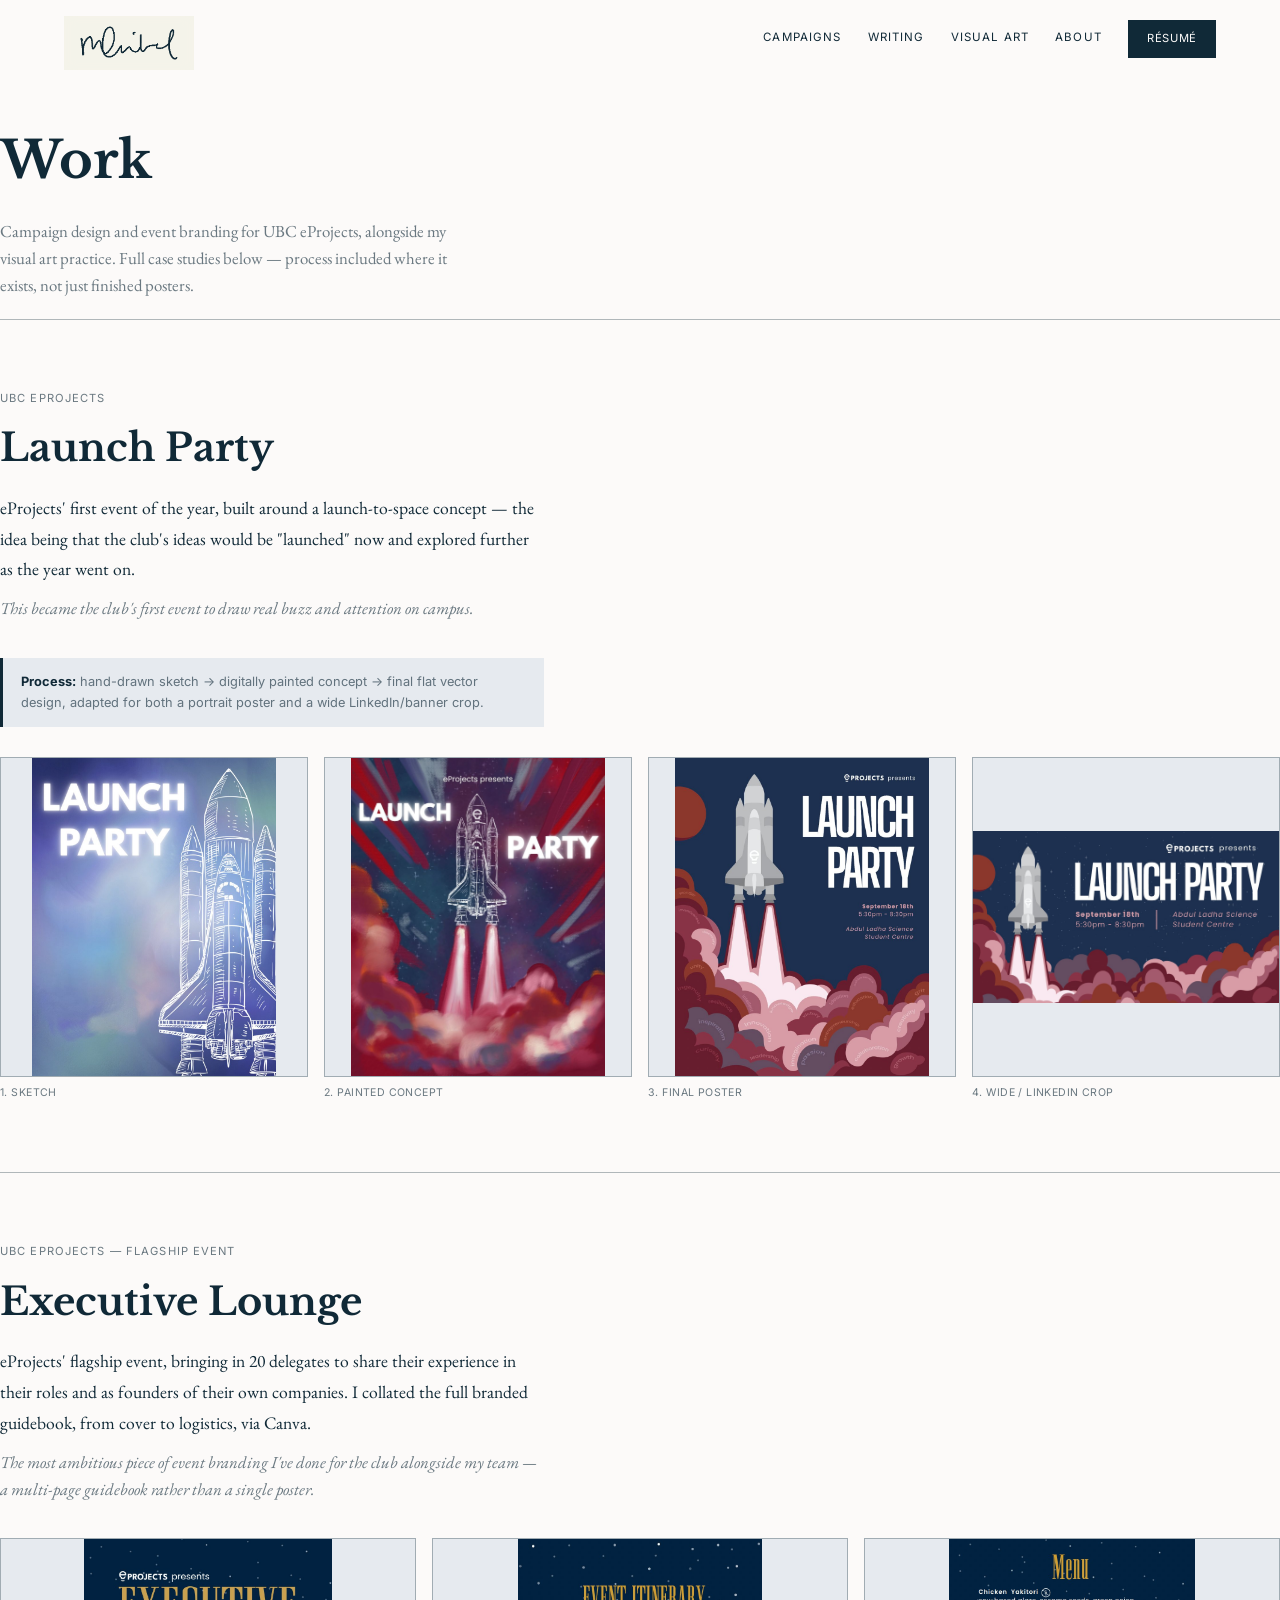
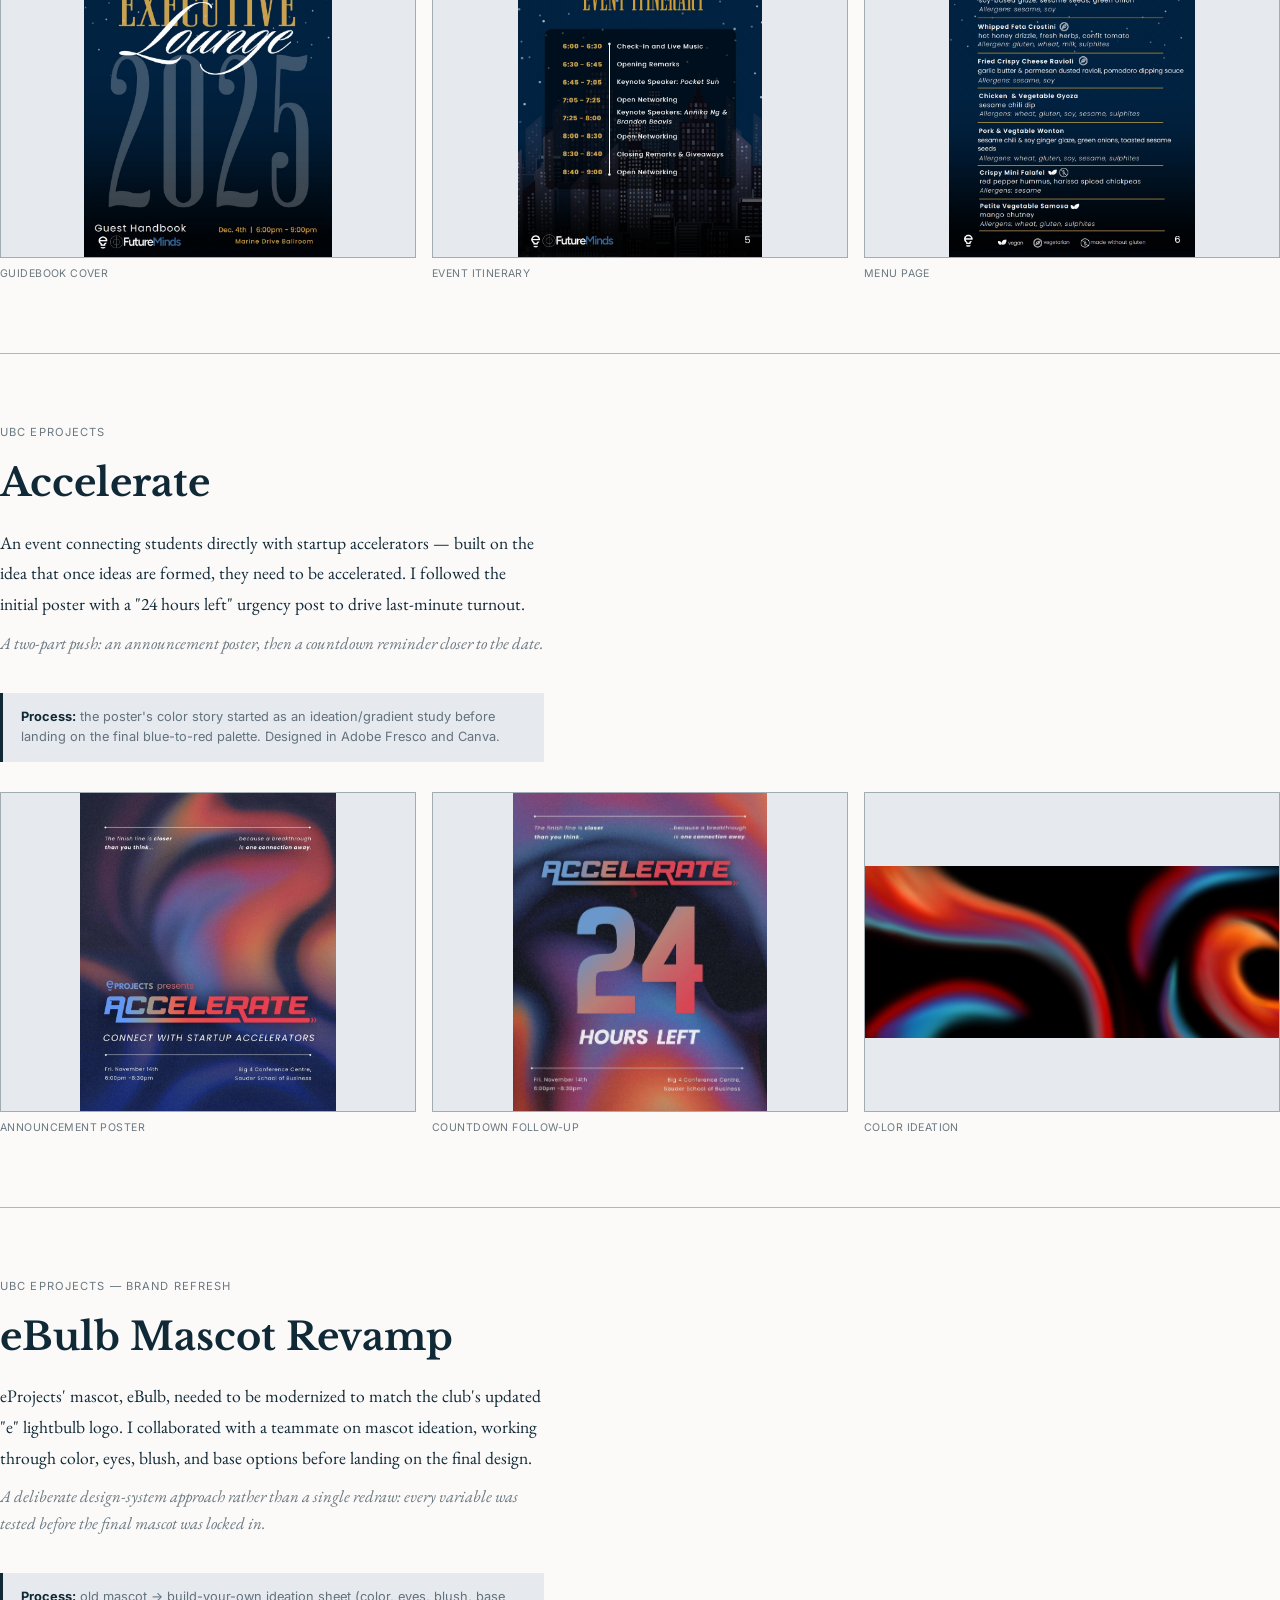
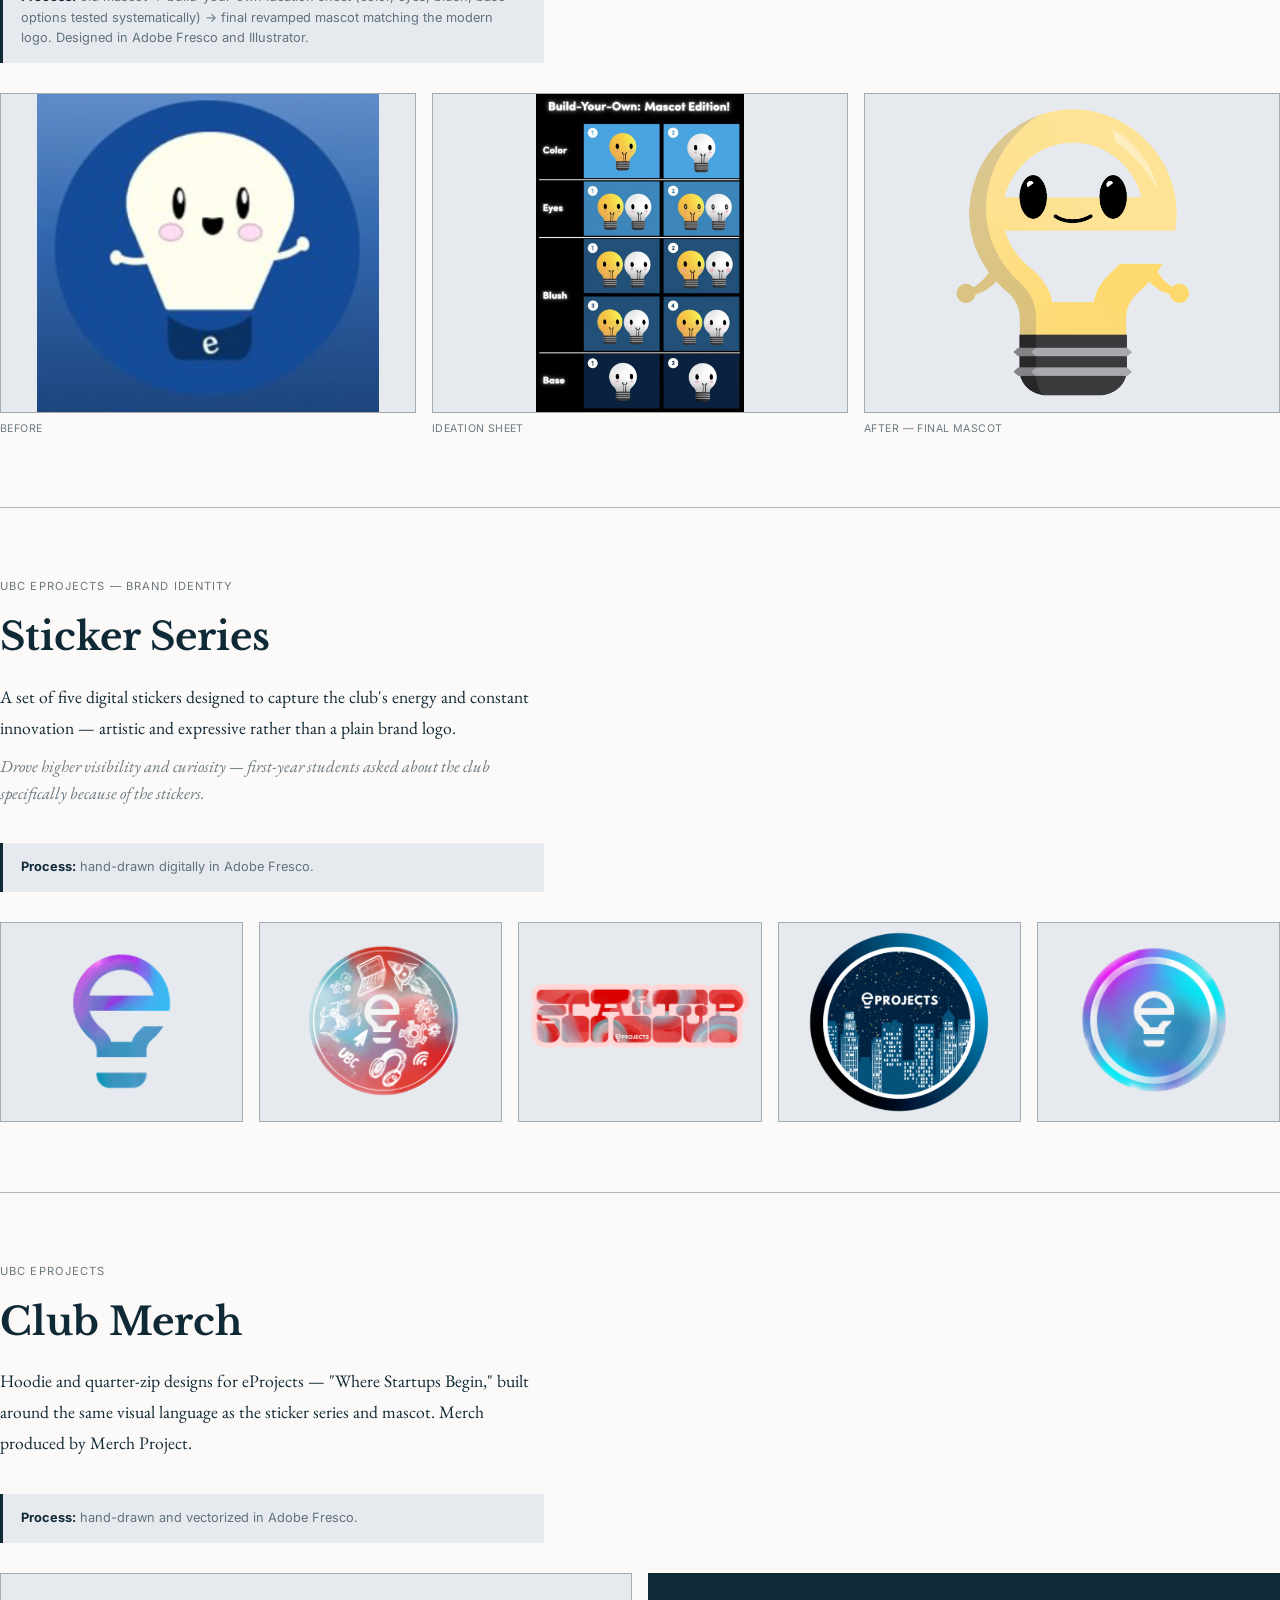
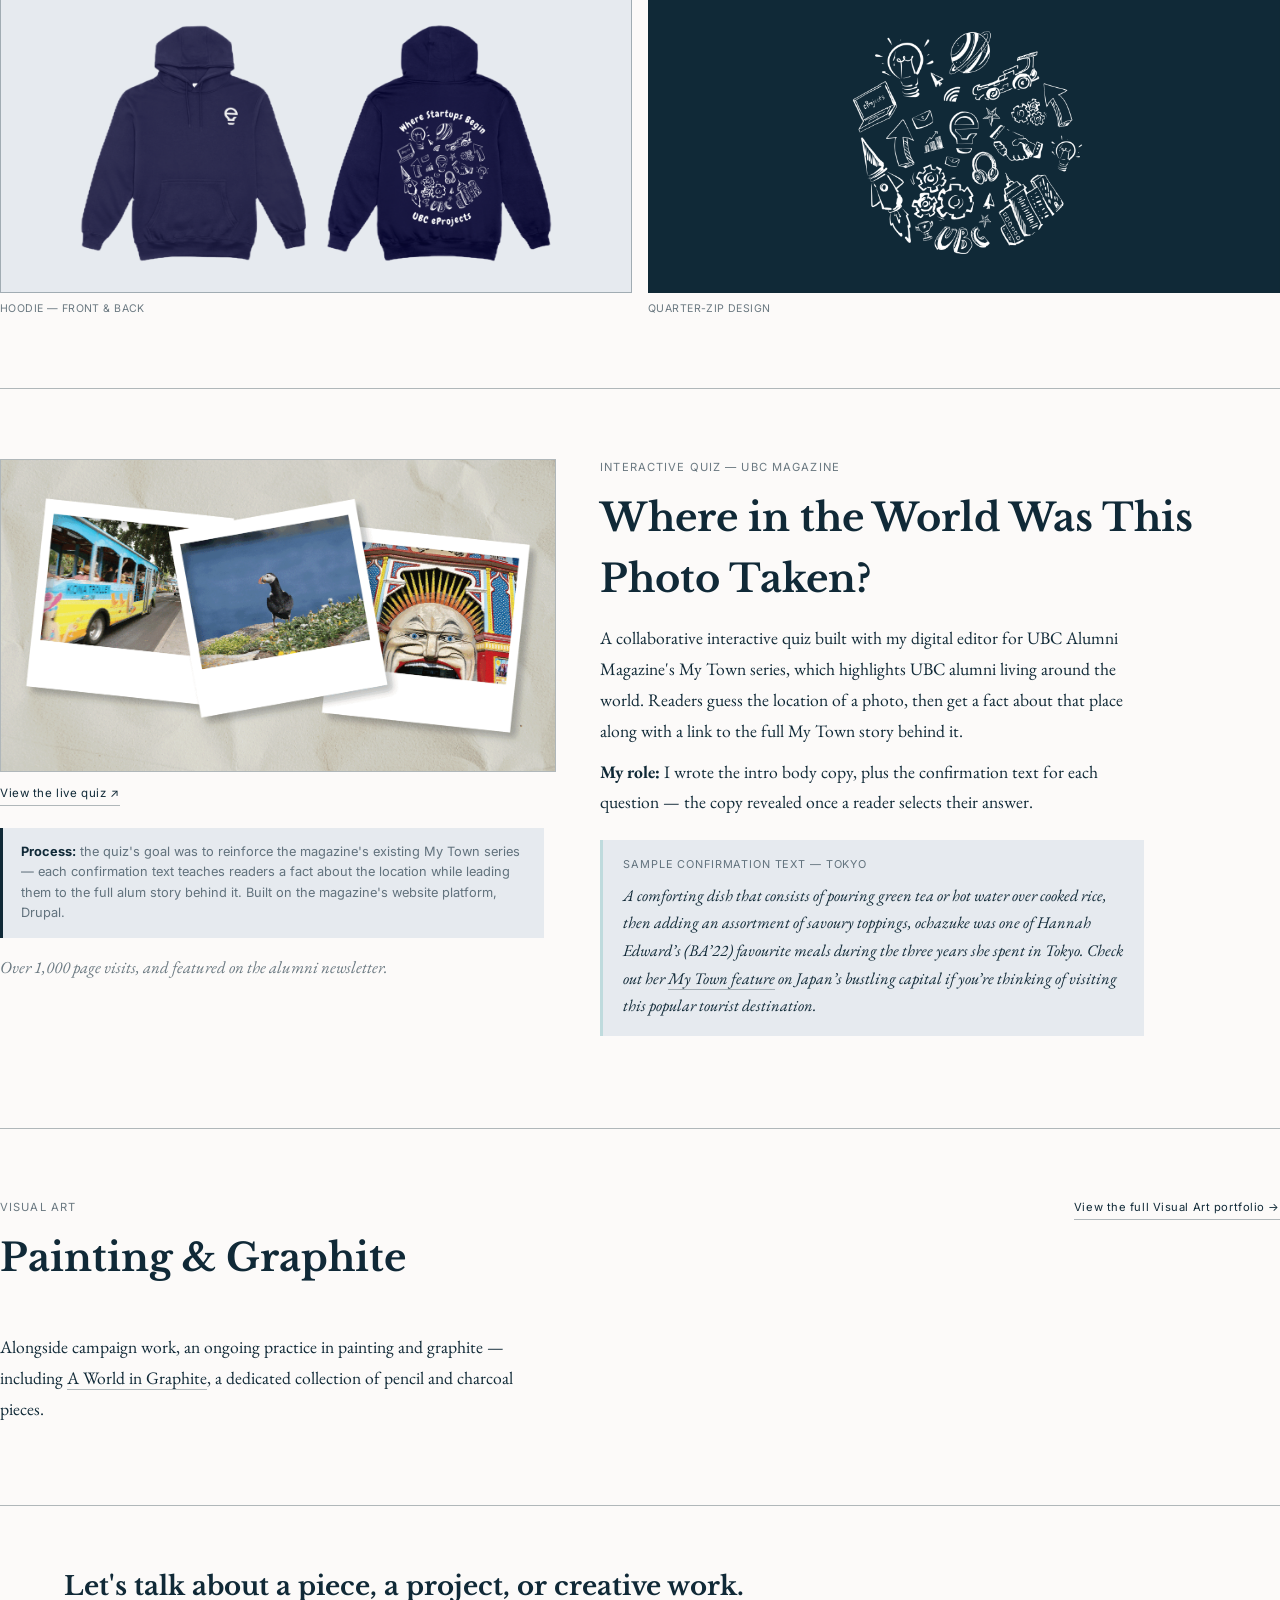
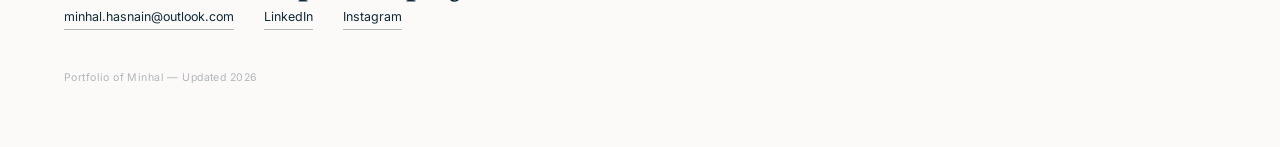
<file: work.html>
<!DOCTYPE html>
<html lang="en">
<head>
<meta charset="UTF-8">
<meta name="viewport" content="width=device-width, initial-scale=1.0">
<title>Work — Minhal</title>
<link rel="stylesheet" href="style.css">

<!--
  HOW TO EDIT: each campaign is its own <div class="case"> block.
  Impact lines use general language since no hard numbers were
  given — replace with real metrics (attendance, sign-ups,
  engagement) whenever you have them, in the .impact-line spots.
-->

<style>
  .page-hero { padding: 120px 0 20px; }
  .page-hero h1 { font-size: clamp(2rem, 4.5vw, 3.2rem); font-weight: 700; }
  .page-hero p { font-family: 'EB Garamond', serif; font-size: 1.05rem; color: var(--navy-soft); max-width: 60ch; margin-top: 16px; }

  .case { padding: 70px 0; border-top: 1px solid var(--navy-faint); }
  .case-head { margin-bottom: 36px; }
  .case-org { font-family: 'Inter', sans-serif; font-size: 0.7rem; letter-spacing: 0.1em; text-transform: uppercase; color: var(--navy-soft); margin-bottom: 10px; }
  .case-title { font-size: clamp(1.7rem, 3.2vw, 2.4rem); font-weight: 700; margin-bottom: 14px; }
  .case-desc { font-family: 'EB Garamond', serif; font-size: 1.1rem; line-height: 1.75; max-width: 68ch; margin-bottom: 10px; }
  .impact-line { font-family: 'EB Garamond', serif; font-style: italic; font-size: 1.05rem; color: var(--navy-soft); max-width: 68ch; }

  .case-gallery { display: grid; grid-template-columns: repeat(3, 1fr); gap: 16px; margin-top: 30px; }
  .case-gallery.two-col { grid-template-columns: repeat(2, 1fr); }
  .case-gallery.four-col { grid-template-columns: repeat(4, 1fr); }
  .case-gallery img { width: 100%; height: 320px; object-fit: contain; background: var(--grey); border: 1px solid var(--navy-faint); display: block; }
  .case-gallery figure { margin: 0; }
  .case-gallery figcaption { font-family: 'Inter', sans-serif; font-size: 0.66rem; letter-spacing: 0.04em; text-transform: uppercase; color: var(--navy-soft); margin-top: 8px; }

  .process-note {
    background: var(--grey); border-left: 3px solid var(--navy);
    padding: 14px 18px; margin-top: 28px;
    font-family: 'Inter', sans-serif; font-size: 0.8rem; color: var(--navy-soft); line-height: 1.6;
    max-width: 68ch;
  }
  .process-note strong { color: var(--navy); }

  .case-split { display: grid; grid-template-columns: 0.9fr 1.1fr; gap: 44px; align-items: start; }
  .case-split-img img { width: 100%; display: block; border: 1px solid var(--navy-faint); }
  .case-split-img .case-link { display: inline-block; margin-top: 12px; font-family: 'Inter', sans-serif; font-size: 0.72rem; letter-spacing: 0.05em; border-bottom: 1px solid var(--navy-faint); padding-bottom: 2px; }
  .case-split-img .process-note { margin-top: 22px; }
  .case-split-img .impact-line { margin-top: 16px; }
  .sample-copy { background: var(--grey); border-left: 3px solid var(--teal); padding: 16px 20px; margin: 22px 0; max-width: 68ch; }
  .sample-copy .sample-label { font-family: 'Inter', sans-serif; font-size: 0.68rem; letter-spacing: 0.08em; text-transform: uppercase; color: var(--navy-soft); margin-bottom: 8px; }
  .sample-copy p { font-family: 'EB Garamond', serif; font-style: italic; font-size: 1.02rem; line-height: 1.7; }
  .sample-copy a { border-bottom: 1px solid var(--navy-faint); }

  @media (max-width: 760px) {
    .case-split { grid-template-columns: 1fr; }
  }

  .art-teaser-head { display: flex; justify-content: space-between; align-items: baseline; margin-bottom: 30px; flex-wrap: wrap; gap: 10px; }
  .view-all { font-family: 'Inter', sans-serif; font-size: 0.7rem; letter-spacing: 0.05em; border-bottom: 1px solid var(--navy-faint); padding-bottom: 2px; }

  @media (max-width: 860px) {
    .case-gallery, .case-gallery.two-col, .case-gallery.four-col { grid-template-columns: 1fr 1fr; }
  }
  @media (max-width: 560px) {
    .case-gallery, .case-gallery.two-col, .case-gallery.four-col { grid-template-columns: 1fr; }
  }
</style>
</head>
<body>

<a class="mark" href="index.html"><img src="images/signature.png" alt="Minhal — signature"></a>
<nav class="nav-desktop">
  <a class="nav-link" href="work.html">Campaigns</a>
  <a class="nav-link" href="writing.html">Writing</a>
  <a class="nav-link" href="art.html">Visual Art</a>
  <a class="nav-link" href="about.html">About</a>
  <a class="btn-resume" href="#">Résumé</a>
</nav>
<div class="nav-mobile-toggle" id="hamburger"><span></span></div>
<div class="mobile-menu" id="mobileMenu">
  <a class="mobile-link" href="work.html">Campaigns</a>
  <a class="mobile-link" href="writing.html">Writing</a>
  <a class="mobile-link" href="art.html">Visual Art</a>
  <a class="mobile-link" href="about.html">About</a>
  <a class="btn-resume" href="#">Résumé</a>
</div>

<div class="wrap page-hero">
  <h1 class="display">Work</h1>
  <p>Campaign design and event branding for UBC eProjects, alongside my visual art practice. Full case studies below — process included where it exists, not just finished posters.</p>
</div>

<!-- LAUNCH PARTY -->
<div class="wrap case" id="launch-party">
  <div class="case-head">
    <div class="case-org">UBC eProjects</div>
    <h2 class="case-title display">Launch Party</h2>
    <p class="case-desc">eProjects' first event of the year, built around a launch-to-space concept — the idea being that the club's ideas would be "launched" now and explored further as the year went on.</p>
    <p class="impact-line">This became the club's first event to draw real buzz and attention on campus.</p>
  </div>
  <div class="process-note"><strong>Process:</strong> hand-drawn sketch → digitally painted concept → final flat vector design, adapted for both a portrait poster and a wide LinkedIn/banner crop.</div>
  <div class="case-gallery four-col">
    <figure><img src="images/eprojects-campaigns/launch-party-sketch.jpg" alt="Launch Party hand-drawn sketch"><figcaption>1. Sketch</figcaption></figure>
    <figure><img src="images/eprojects-campaigns/launch-party-painted.jpg" alt="Launch Party painted concept"><figcaption>2. Painted concept</figcaption></figure>
    <figure><img src="images/eprojects-campaigns/launch-party-final-portrait.jpg" alt="Launch Party final poster"><figcaption>3. Final poster</figcaption></figure>
    <figure><img src="images/eprojects-campaigns/launch-party-final-wide.jpg" alt="Launch Party wide banner"><figcaption>4. Wide / LinkedIn crop</figcaption></figure>
  </div>
</div>

<!-- EXECUTIVE LOUNGE -->
<div class="wrap case" id="executive-lounge">
  <div class="case-head">
    <div class="case-org">UBC eProjects — Flagship Event</div>
    <h2 class="case-title display">Executive Lounge</h2>
    <p class="case-desc">eProjects' flagship event, bringing in 20 delegates to share their experience in their roles and as founders of their own companies. I collated the full branded guidebook, from cover to logistics, via Canva.</p>
    <p class="impact-line">The most ambitious piece of event branding I've done for the club alongside my team — a multi-page guidebook rather than a single poster.</p>
  </div>
  <div class="case-gallery">
    <figure><img src="images/eprojects-campaigns/exec-lounge-cover.jpg" alt="Executive Lounge guidebook cover"><figcaption>Guidebook cover</figcaption></figure>
    <figure><img src="images/eprojects-campaigns/exec-lounge-itinerary.jpg" alt="Executive Lounge event itinerary page"><figcaption>Event itinerary</figcaption></figure>
    <figure><img src="images/eprojects-campaigns/exec-lounge-menu.jpg" alt="Executive Lounge menu page"><figcaption>Menu page</figcaption></figure>
  </div>
</div>

<!-- ACCELERATE -->
<div class="wrap case" id="accelerate">
  <div class="case-head">
    <div class="case-org">UBC eProjects</div>
    <h2 class="case-title display">Accelerate</h2>
    <p class="case-desc">An event connecting students directly with startup accelerators — built on the idea that once ideas are formed, they need to be accelerated. I followed the initial poster with a "24 hours left" urgency post to drive last-minute turnout.</p>
    <p class="impact-line">A two-part push: an announcement poster, then a countdown reminder closer to the date.</p>
  </div>
  <div class="process-note"><strong>Process:</strong> the poster's color story started as an ideation/gradient study before landing on the final blue-to-red palette. Designed in Adobe Fresco and Canva.</div>
  <div class="case-gallery">
    <figure><img src="images/eprojects-campaigns/accelerate-poster.jpg" alt="Accelerate campaign poster"><figcaption>Announcement poster</figcaption></figure>
    <figure><img src="images/eprojects-campaigns/accelerate-countdown.jpg" alt="Accelerate 24 hours left poster"><figcaption>Countdown follow-up</figcaption></figure>
    <figure><img src="images/eprojects-campaigns/accelerate-color-ideation.jpg" alt="Accelerate color ideation study"><figcaption>Color ideation</figcaption></figure>
  </div>
</div>

<!-- MASCOT REVAMP -->
<div class="wrap case" id="mascot-revamp">
  <div class="case-head">
    <div class="case-org">UBC eProjects — Brand Refresh</div>
    <h2 class="case-title display">eBulb Mascot Revamp</h2>
    <p class="case-desc">eProjects' mascot, eBulb, needed to be modernized to match the club's updated "e" lightbulb logo. I collaborated with a teammate on mascot ideation, working through color, eyes, blush, and base options before landing on the final design.</p>
    <p class="impact-line">A deliberate design-system approach rather than a single redraw: every variable was tested before the final mascot was locked in.</p>
  </div>
  <div class="process-note"><strong>Process:</strong> old mascot → build-your-own ideation sheet (color, eyes, blush, base options tested systematically) → final revamped mascot matching the modern logo. Designed in Adobe Fresco and Illustrator.</div>
  <div class="case-gallery">
    <figure><img src="images/eprojects-campaigns/mascot-before.png" alt="Former eBulb mascot" style="object-fit:contain; background:var(--grey);"><figcaption>Before</figcaption></figure>
    <figure><img src="images/eprojects-campaigns/mascot-ideation-sheet.jpg" alt="eBulb mascot ideation sheet"><figcaption>Ideation sheet</figcaption></figure>
    <figure><img src="images/eprojects-campaigns/mascot-after-revamped.png" alt="Revamped eBulb mascot" style="object-fit:contain; background:var(--grey);"><figcaption>After — final mascot</figcaption></figure>
  </div>
</div>

<!-- STICKER SERIES -->
<div class="wrap case" id="sticker-series">
  <div class="case-head">
    <div class="case-org">UBC eProjects — Brand Identity</div>
    <h2 class="case-title display">Sticker Series</h2>
    <p class="case-desc">A set of five digital stickers designed to capture the club's energy and constant innovation — artistic and expressive rather than a plain brand logo.</p>
    <p class="impact-line">Drove higher visibility and curiosity — first-year students asked about the club specifically because of the stickers.</p>
  </div>
  <div class="process-note"><strong>Process:</strong> hand-drawn digitally in Adobe Fresco.</div>
  <div class="case-gallery" style="grid-template-columns: repeat(5, 1fr);">
    <figure><img src="images/eprojects-stickers/sticker-magenta-e.png" alt="Magenta e sticker" style="object-fit:contain; background:var(--grey); height:200px;"></figure>
    <figure><img src="images/eprojects-stickers/sticker-tech-collage.png" alt="Tech collage sticker" style="object-fit:contain; background:var(--grey); height:200px;"></figure>
    <figure><img src="images/eprojects-stickers/sticker-super-startup.png" alt="Super Startup sticker" style="object-fit:contain; background:var(--grey); height:200px;"></figure>
    <figure><img src="images/eprojects-stickers/sticker-star-cityscape.png" alt="Star cityscape sticker" style="object-fit:contain; background:var(--grey); height:200px;"></figure>
    <figure><img src="images/eprojects-stickers/sticker-magenta-logo.png" alt="Magenta logo sticker" style="object-fit:contain; background:var(--grey); height:200px;"></figure>
  </div>
</div>

<!-- MERCH -->
<div class="wrap case" id="merch">
  <div class="case-head">
    <div class="case-org">UBC eProjects</div>
    <h2 class="case-title display">Club Merch</h2>
    <p class="case-desc">Hoodie and quarter-zip designs for eProjects — "Where Startups Begin," built around the same visual language as the sticker series and mascot. Merch produced by Merch Project.</p>
  </div>
  <div class="process-note"><strong>Process:</strong> hand-drawn and vectorized in Adobe Fresco.</div>
  <div class="case-gallery two-col">
    <figure><img src="images/eprojects-campaigns/merch-hoodie.png" alt="eProjects hoodie mockup, front and back" style="object-fit:contain; background:var(--grey);"><figcaption>Hoodie — front &amp; back</figcaption></figure>
    <figure><img src="images/eprojects-campaigns/merch-quarterzip-vector.png" alt="eProjects quarter-zip vector design" style="object-fit:contain; background:var(--navy);"><figcaption>Quarter-zip design</figcaption></figure>
  </div>
</div>

<!-- WHERE IN THE WORLD WAS THIS PHOTO TAKEN -->
<div class="wrap case" id="where-in-the-world">
  <div class="case-split">
    <div class="case-split-img">
      <img src="images/where-in-the-world-hero.gif" alt="Where in the World Was This Photo Taken — UBC Magazine interactive quiz hero image">
      <a class="case-link" href="https://magazine.alumni.ubc.ca/2026/quizzes/community/where-world-was-photo-taken" target="_blank" rel="noopener">View the live quiz &#8599;</a>
      <div class="process-note"><strong>Process:</strong> the quiz's goal was to reinforce the magazine's existing My Town series &mdash; each confirmation text teaches readers a fact about the location while leading them to the full alum story behind it. Built on the magazine's website platform, Drupal.</div>
      <p class="impact-line">Over 1,000 page visits, and featured on the alumni newsletter.</p>
    </div>
    <div class="case-head" style="margin-bottom:0;">
      <div class="case-org">Interactive Quiz &mdash; UBC Magazine</div>
      <h2 class="case-title display">Where in the World Was This Photo Taken?</h2>
      <p class="case-desc">A collaborative interactive quiz built with my digital editor for UBC Alumni Magazine's My Town series, which highlights UBC alumni living around the world. Readers guess the location of a photo, then get a fact about that place along with a link to the full My Town story behind it.</p>
      <p class="case-desc"><strong>My role:</strong> I wrote the intro body copy, plus the confirmation text for each question &mdash; the copy revealed once a reader selects their answer.</p>
      <div class="sample-copy">
        <div class="sample-label">Sample confirmation text &mdash; Tokyo</div>
        <p>A comforting dish that consists of pouring green tea or hot water over cooked rice, then adding an assortment of savoury toppings, ochazuke was one of Hannah Edward&rsquo;s (BA&rsquo;22) favourite meals during the three years she spent in Tokyo. Check out her <a href="https://magazine.alumni.ubc.ca/2025/my-town/tokyo-japan" target="_blank" rel="noopener">My Town feature</a> on Japan&rsquo;s bustling capital if you&rsquo;re thinking of visiting this popular tourist destination.</p>
      </div>
    </div>
  </div>
</div>

<!-- VISUAL ART -->
<div class="wrap case" id="visual-art">
  <div class="art-teaser-head">
    <div>
      <div class="case-org">Visual Art</div>
      <h2 class="case-title display">Painting &amp; Graphite</h2>
    </div>
    <a class="view-all" href="art.html">View the full Visual Art portfolio →</a>
  </div>
  <p class="case-desc">Alongside campaign work, an ongoing practice in painting and graphite — including <a href="graphite.html" style="border-bottom:1px solid var(--navy-faint);">A World in Graphite</a>, a dedicated collection of pencil and charcoal pieces.</p>
</div>

<footer id="contact">
  <div class="wrap">
    <h2 class="display">Let's talk about a piece, a project, or creative work.</h2>
        <div class="contact-row">
      <a href="mailto:minhal.hasnain@outlook.com">minhal.hasnain@outlook.com</a>
      <a href="https://www.linkedin.com/in/minhal-hasnain-a8464b2b0/" target="_blank" rel="noopener">LinkedIn</a>
      <a href="https://www.instagram.com/spilling.ink.mh/" target="_blank" rel="noopener">Instagram</a>
    </div>
    <div class="fine-print">Portfolio of Minhal — Updated 2026</div>
  </div>
</footer>

<script>
  const hamburger = document.getElementById('hamburger');
  const mobileMenu = document.getElementById('mobileMenu');
  hamburger.addEventListener('click', () => { hamburger.classList.toggle('open'); mobileMenu.classList.toggle('open'); });
  document.querySelectorAll('.mobile-menu a').forEach(a => {
    a.addEventListener('click', () => { hamburger.classList.remove('open'); mobileMenu.classList.remove('open'); });
  });
</script>

</body>
</html>
</file>
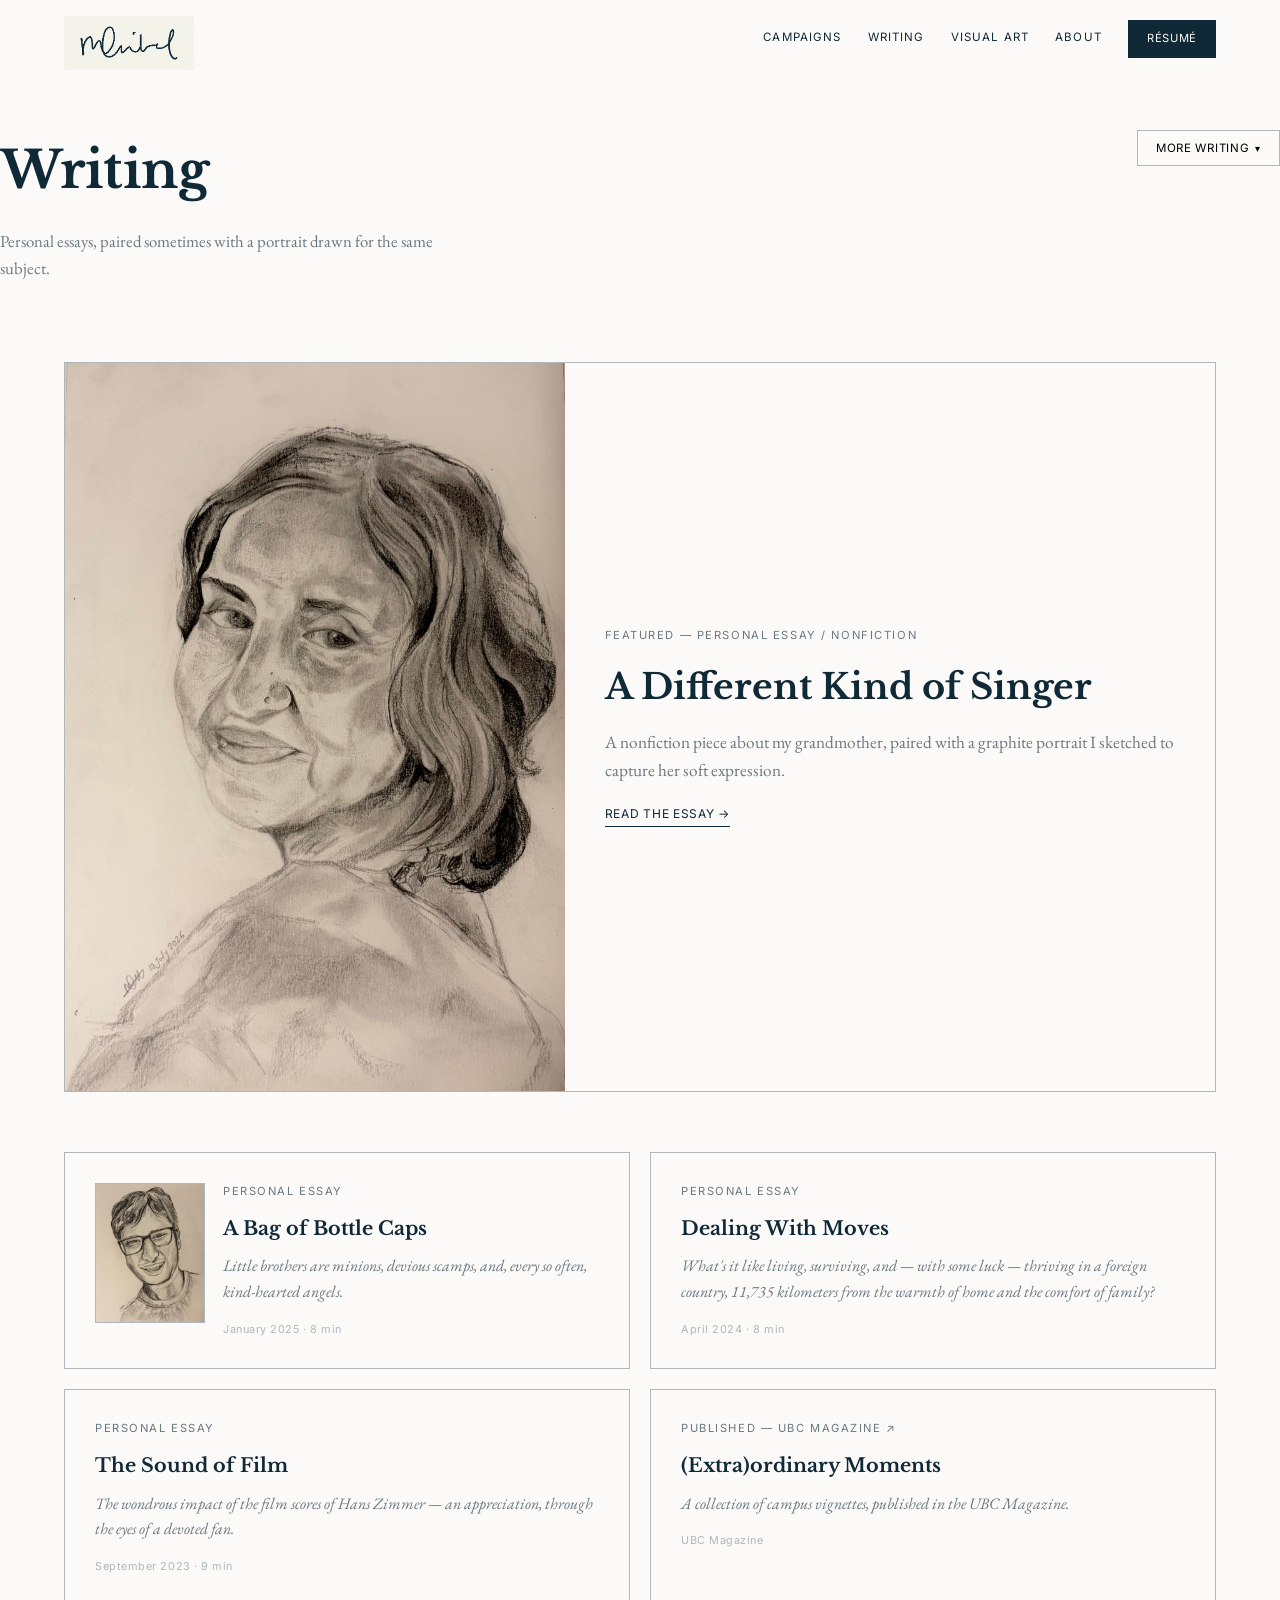
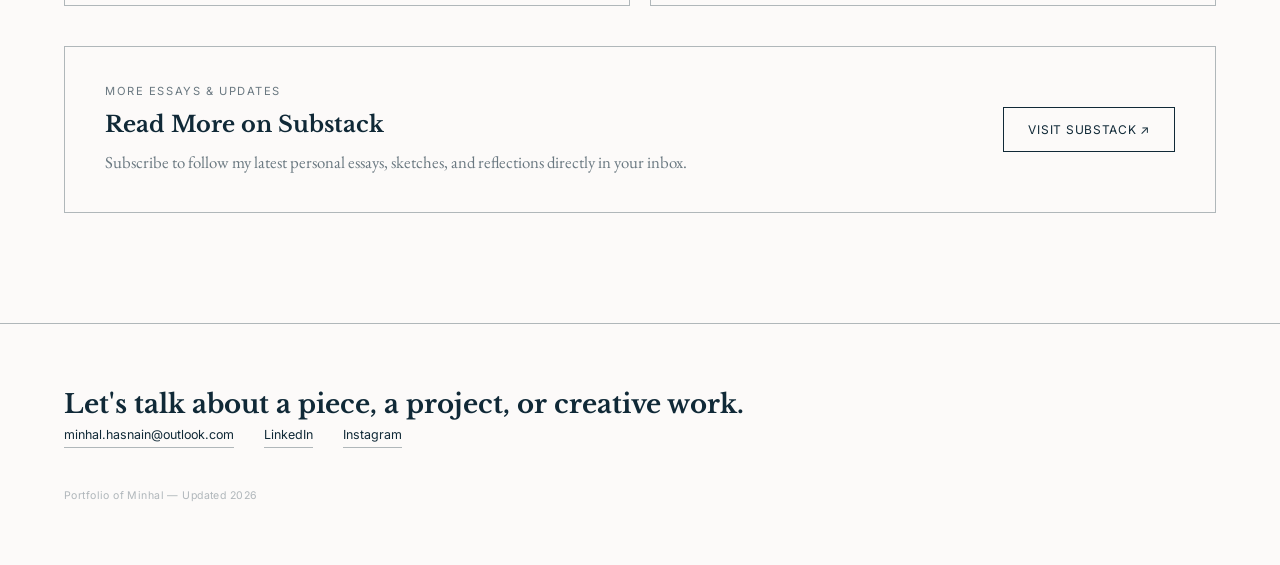
<file: writing.html>
<!DOCTYPE html>
<html lang="en">
<head>
<meta charset="UTF-8">
<meta name="viewport" content="width=device-width, initial-scale=1.0">
<title>Writing — Minhal</title>
<link rel="stylesheet" href="style.css">
<style>
  .page-hero { padding: 130px 0 20px; }
  .page-hero-row { display: flex; justify-content: space-between; align-items: flex-start; gap: 20px; flex-wrap: wrap; }
  .page-hero h1 { font-size: clamp(2rem, 4.5vw, 3.2rem); font-weight: 700; }
  .page-hero p { font-family: 'EB Garamond', serif; font-size: 1.05rem; color: var(--navy-soft); max-width: 55ch; margin-top: 16px; }

  .substack-dropdown { position: relative; }
  .substack-toggle {
    font-family: 'Inter', sans-serif; font-size: 0.72rem; letter-spacing: 0.06em; text-transform: uppercase;
    border: 1px solid var(--navy-faint); padding: 10px 18px; cursor: pointer; background: var(--cream);
    display: inline-flex; align-items: center; gap: 6px;
  }
  .substack-toggle .caret { transition: transform 0.2s ease; font-size: 0.65rem; }
  .substack-dropdown.open .substack-toggle .caret { transform: rotate(180deg); }
  .substack-menu {
    position: absolute; top: calc(100% + 6px); right: 0; z-index: 20;
    background: var(--cream); border: 1px solid var(--navy-faint);
    box-shadow: 0 14px 30px rgba(16,41,55,0.14);
    min-width: 200px; padding: 8px 0;
    opacity: 0; visibility: hidden; transform: translateY(-6px);
    transition: opacity 0.2s ease, transform 0.2s ease, visibility 0.2s;
  }
  .substack-dropdown.open .substack-menu { opacity: 1; visibility: visible; transform: translateY(0); }
  .substack-menu a {
    display: block; padding: 10px 18px; font-family: 'Inter', sans-serif; font-size: 0.8rem;
  }
  .substack-menu a:hover { background: var(--teal); }

  .featured-essay {
    display: grid; grid-template-columns: 0.9fr 1.1fr; gap: 40px;
    border: 1px solid var(--navy-faint);
    margin: 60px 0; overflow: hidden;
  }
  .featured-essay img { width: 100%; height: 100%; object-fit: cover; object-position: center 15%; display: block; }
  .featured-essay-text { padding: 40px 40px 40px 0; display: flex; flex-direction: column; justify-content: center; }
  .featured-essay .label { margin-bottom: 14px; }
  .featured-essay h2 { font-size: clamp(1.6rem, 3vw, 2.2rem); font-weight: 700; margin-bottom: 14px; }
  .featured-essay p.blurb { font-family: 'EB Garamond', serif; font-size: 1.08rem; color: var(--navy-soft); line-height: 1.6; margin-bottom: 20px; }
  .featured-essay .read-link { font-family: 'Inter', sans-serif; font-size: 0.75rem; letter-spacing: 0.06em; text-transform: uppercase; border-bottom: 1px solid var(--navy); padding-bottom: 2px; align-self: flex-start; }

  .essay-list { display: grid; grid-template-columns: 1fr 1fr; gap: 20px; padding-bottom: 40px; }
  .essay-card { border: 1px solid var(--navy-faint); padding: 30px; display: block; transition: transform 0.25s ease, box-shadow 0.25s ease; }
  .essay-card:hover { transform: translateY(-3px); box-shadow: 0 12px 26px rgba(16,41,55,0.1); }
  .essay-card .genre { margin-bottom: 12px; }
  .essay-card h3 { font-family: 'Libre Baskerville', serif; font-size: 1.2rem; font-weight: 700; margin-bottom: 10px; }
  .essay-card p { font-family: 'EB Garamond', serif; font-style: italic; font-size: 1rem; color: var(--navy-soft); line-height: 1.6; }
  .essay-card .meta { margin-top: 16px; font-family: 'Inter', sans-serif; font-size: 0.68rem; letter-spacing: 0.05em; color: var(--navy-faint); }
  .essay-card.has-image { display: grid; grid-template-columns: 110px 1fr; gap: 18px; align-items: start; }
  .essay-card.has-image img { width: 110px; height: 140px; object-fit: cover; border: 1px solid var(--navy-faint); }

  /* Substack Callout Box */
  .substack-banner {
    border: 1px solid var(--navy-faint);
    background: var(--cream);
    padding: 36px 40px;
    margin-bottom: 110px;
    display: flex;
    justify-content: space-between;
    align-items: center;
    gap: 20px;
    transition: transform 0.25s ease, box-shadow 0.25s ease;
  }
  .substack-banner:hover {
    transform: translateY(-3px);
    box-shadow: 0 12px 26px rgba(16,41,55,0.1);
  }
  .substack-banner-content h3 {
    font-family: 'Libre Baskerville', serif;
    font-size: 1.4rem;
    font-weight: 700;
    margin-bottom: 6px;
  }
  .substack-banner-content p {
    font-family: 'EB Garamond', serif;
    font-size: 1.05rem;
    color: var(--navy-soft);
  }
  .substack-banner-btn {
    font-family: 'Inter', sans-serif;
    font-size: 0.75rem;
    letter-spacing: 0.06em;
    text-transform: uppercase;
    border: 1px solid var(--navy);
    padding: 12px 24px;
    white-space: nowrap;
    text-decoration: none;
    color: var(--navy);
    transition: background 0.2s ease, color 0.2s ease;
  }
  .substack-banner-btn:hover {
    background: var(--navy);
    color: #fff;
  }

  @media (max-width: 860px) {
    .featured-essay { grid-template-columns: 1fr; }
    .featured-essay img { height: 320px; }
    .featured-essay-text { padding: 30px; }
    .essay-list { grid-template-columns: 1fr; }
    .substack-banner { flex-direction: column; align-items: flex-start; }
  }
</style>
</head>
<body>

<a class="mark" href="index.html"><img src="images/signature.png" alt="Minhal — signature"></a>
<nav class="nav-desktop">
  <a class="nav-link" href="work.html">Campaigns</a>
  <a class="nav-link" href="writing.html">Writing</a>
  <a class="nav-link" href="art.html">Visual Art</a>
  <a class="nav-link" href="about.html">About</a>
  <a class="btn-resume" href="#">Résumé</a>
</nav>
<div class="nav-mobile-toggle" id="hamburger"><span></span></div>
<div class="mobile-menu" id="mobileMenu">
  <a class="mobile-link" href="work.html">Campaigns</a>
  <a class="mobile-link" href="writing.html">Writing</a>
  <a class="mobile-link" href="art.html">Visual Art</a>
  <a class="mobile-link" href="about.html">About</a>
  <a class="btn-resume" href="#">Résumé</a>
</div>

<div class="wrap page-hero">
  <div class="page-hero-row">
    <div>
      <h1 class="display">Writing</h1>
      <p>Personal essays, paired sometimes with a portrait drawn for the same subject.</p>
    </div>
    <div class="substack-dropdown" id="substackDropdown">
      <button class="substack-toggle" id="substackToggle" type="button">More Writing <span class="caret">▾</span></button>
      <div class="substack-menu">
        <a href="https://substack.com/@m1nh4l" target="_blank" rel="noopener">Substack ↗</a>
      </div>
    </div>
  </div>
</div>

<div class="wrap">
  <a class="featured-essay" href="essay-dadi.html">
    <img src="images/dadi-portrait.jpg" alt="Graphite portrait of Dadi">
    <div class="featured-essay-text">
      <div class="label">Featured — Personal Essay / Nonfiction</div>
      <h2 class="display">A Different Kind of Singer</h2>
      <p class="blurb">A nonfiction piece about my grandmother, paired with a graphite portrait I sketched to capture her soft expression.</p>
      <span class="read-link">Read the essay →</span>
    </div>
  </a>
</div>

<div class="wrap essay-list">
  <a class="essay-card has-image" href="essay-bottle-caps.html">
    <img src="images/mustafa-portrait.jpg" alt="Graphite portrait of Mustafa">
    <div>
      <div class="genre label">Personal Essay</div>
      <h3>A Bag of Bottle Caps</h3>
      <p>Little brothers are minions, devious scamps, and, every so often, kind-hearted angels.</p>
      <div class="meta">January 2025 · 8 min</div>
    </div>
  </a>

  <a class="essay-card" href="essay-moves.html">
    <div class="genre label">Personal Essay</div>
    <h3>Dealing With Moves</h3>
    <p>What's it like living, surviving, and — with some luck — thriving in a foreign country, 11,735 kilometers from the warmth of home and the comfort of family?</p>
    <div class="meta">April 2024 · 8 min</div>
  </a>

  <a class="essay-card" href="essay-hans-zimmer.html">
    <div class="genre label">Personal Essay</div>
    <h3>The Sound of Film</h3>
    <p>The wondrous impact of the film scores of Hans Zimmer — an appreciation, through the eyes of a devoted fan.</p>
    <div class="meta">September 2023 · 9 min</div>
  </a>

  <a class="essay-card" href="https://magazine.alumni.ubc.ca/2026/campus/extraordinary-moments-ubc-vignettes-ill-never-forget" target="_blank" rel="noopener">
    <div class="genre label">Published — UBC Magazine ↗</div>
    <h3>(Extra)ordinary Moments</h3>
    <p>A collection of campus vignettes, published in the UBC Magazine.</p>
    <div class="meta">UBC Magazine</div>
  </a>
</div>

<div class="wrap">
  <div class="substack-banner">
    <div class="substack-banner-content">
      <div class="label" style="margin-bottom: 6px;">More Essays & Updates</div>
      <h3>Read More on Substack</h3>
      <p>Subscribe to follow my latest personal essays, sketches, and reflections directly in your inbox.</p>
    </div>
    <a class="substack-banner-btn" href="https://substack.com/@m1nh4l" target="_blank" rel="noopener">Visit Substack ↗</a>
  </div>
</div>

<footer id="contact">
  <div class="wrap">
    <h2 class="display">Let's talk about a piece, a project, or creative work.</h2>
        <div class="contact-row">
      <a href="mailto:minhal.hasnain@outlook.com">minhal.hasnain@outlook.com</a>
      <a href="https://www.linkedin.com/in/minhal-hasnain-a8464b2b0/" target="_blank" rel="noopener">LinkedIn</a>
      <a href="https://www.instagram.com/spilling.ink.mh/" target="_blank" rel="noopener">Instagram</a>
    </div>
    <div class="fine-print">Portfolio of Minhal — Updated 2026</div>
  </div>
</footer>

<script>
  const hamburger = document.getElementById('hamburger');
  const substackDropdown = document.getElementById('substackDropdown');
  const substackToggle = document.getElementById('substackToggle');
  substackToggle.addEventListener('click', (e) => {
    e.stopPropagation();
    substackDropdown.classList.toggle('open');
  });
  document.addEventListener('click', (e) => {
    if (!substackDropdown.contains(e.target)) substackDropdown.classList.remove('open');
  });
  const mobileMenu = document.getElementById('mobileMenu');
  hamburger.addEventListener('click', () => { hamburger.classList.toggle('open'); mobileMenu.classList.toggle('open'); });
  document.querySelectorAll('.mobile-menu a').forEach(a => {
    a.addEventListener('click', () => { hamburger.classList.remove('open'); mobileMenu.classList.remove('open'); });
  });
</script>
</body>
</html>
</file>
<file: style.css>
/* ============================================================
   SHARED STYLES — loaded by both index.html and about.html
   Edit colors and fonts here once; both pages update.
   ============================================================ */
@import url('https://fonts.googleapis.com/css2?family=Libre+Baskerville:ital,wght@0,400;0,700;1,400&family=EB+Garamond:ital,wght@0,400;0,500;0,600;1,400&family=Inter:wght@400;500&family=Parisienne&display=swap');

:root {
  /* ---- EDIT YOUR COLORS HERE ---- */
  --cream: #fcfaf9;
  --teal:  #bfdbdd;
  --grey:  #e6eaef;
  --navy:  #102937;
  /* one-time accent used only for the About page name gradient */
  --vivid-blue: #5E8AEF;
  --vivid-blue-light: #24CAEA;
  --vivid-dark: #14114A;
  /* -------------------------------- */
  --navy-soft: rgba(16, 41, 55, 0.62);
  --navy-faint: rgba(16, 41, 55, 0.32);
}

* { box-sizing: border-box; margin: 0; padding: 0; }
html { scroll-behavior: smooth; }
body {
  background: var(--cream);
  color: var(--navy);
  font-family: 'EB Garamond', serif;
  font-size: 1.08rem;
  line-height: 1.6;
  -webkit-font-smoothing: antialiased;
  overflow-x: hidden;
}
a { color: inherit; text-decoration: none; }
.display { font-family: 'Libre Baskerville', serif; }
.label {
  font-family: 'Inter', sans-serif;
  font-size: 0.7rem;
  letter-spacing: 0.14em;
  text-transform: uppercase;
  color: var(--navy-soft);
}
.wrap { max-width: 1400px; margin: 0 auto; padding: 0 clamp(20px, 5vw, 64px); }

/* ---------- SIGNATURE (fixed top-left, links home) ---------- */
.mark {
  position: fixed;
  top: 16px;
  left: clamp(20px, 5vw, 64px);
  z-index: 60;
  display: block;
  background: rgba(242, 240, 228, 0.75);
  backdrop-filter: blur(6px);
  padding: 6px 12px;
  line-height: 1;
}
.mark img {
  display: block;
  height: 42px;
  width: auto;
}

/* ---------- DESKTOP NAV — flat, 4 items, résumé CTA ---------- */
.nav-desktop {
  position: fixed;
  top: 20px;
  right: clamp(20px, 5vw, 64px);
  z-index: 60;
  display: flex;
  align-items: center;
  gap: 26px;
  font-family: 'Inter', sans-serif;
  font-size: 0.72rem;
  letter-spacing: 0.1em;
  text-transform: uppercase;
}
.nav-desktop a.nav-link {
  position: relative;
  padding-bottom: 3px;
}
.nav-desktop a.nav-link::after {
  content: ""; position: absolute; left: 0; bottom: 0;
  width: 0%; height: 1px; background: var(--navy);
  transition: width 0.25s ease;
}
.nav-desktop a.nav-link:hover::after { width: 100%; }
.btn-resume {
  font-family: 'Inter', sans-serif; font-size: 0.7rem; letter-spacing: 0.06em; text-transform: uppercase;
  background: var(--navy); color: var(--cream); padding: 9px 18px; border: 1px solid var(--navy);
  transition: opacity 0.2s ease;
}
.btn-resume:hover { opacity: 0.85; }

/* ---------- MOBILE HAMBURGER + MENU (flat) ---------- */
.nav-mobile-toggle {
  display: none; position: fixed; top: 20px; right: 20px; z-index: 70;
  width: 40px; height: 40px; background: rgba(242,240,228,0.9);
  border: 1px solid var(--navy-faint); align-items: center; justify-content: center; cursor: pointer;
}
.nav-mobile-toggle span { display: block; width: 18px; height: 1px; background: var(--navy); position: relative; }
.nav-mobile-toggle span::before, .nav-mobile-toggle span::after {
  content: ""; position: absolute; left: 0; width: 18px; height: 1px; background: var(--navy);
  transition: transform 0.25s ease;
}
.nav-mobile-toggle span::before { top: -6px; }
.nav-mobile-toggle span::after { top: 6px; }
.nav-mobile-toggle.open span { background: transparent; }
.nav-mobile-toggle.open span::before { transform: translateY(6px) rotate(45deg); }
.nav-mobile-toggle.open span::after { transform: translateY(-6px) rotate(-45deg); }

.mobile-menu {
  position: fixed; inset: 0; background: var(--cream); z-index: 65;
  padding: 100px 32px 40px; display: flex; flex-direction: column; gap: 4px;
  transform: translateX(100%); transition: transform 0.35s ease; overflow-y: auto;
}
.mobile-menu.open { transform: translateX(0); }
.mobile-menu a.mobile-link {
  display: block; padding: 18px 0; border-bottom: 1px solid var(--navy-faint);
  font-family: 'Libre Baskerville', serif; font-size: 1.3rem; font-weight: 700;
}
.mobile-menu .btn-resume { margin-top: 24px; text-align: center; }

@media (max-width: 860px) {
  .nav-desktop { display: none; }
  .nav-mobile-toggle { display: flex; }
}

/* ---------- SECTIONS GENERAL ---------- */
section { padding: 100px 0; border-top: 1px solid var(--navy-faint); }
.section-head { display: flex; justify-content: space-between; align-items: baseline; margin-bottom: 50px; flex-wrap: wrap; gap: 12px; }
.section-head h2 { font-size: clamp(1.8rem, 3.4vw, 2.6rem); font-weight: 700; }
.section-index { font-family: 'Inter', sans-serif; font-size: 0.7rem; letter-spacing: 0.1em; color: var(--navy-soft); }
.subhead { font-family: 'Inter', sans-serif; font-size: 0.72rem; letter-spacing: 0.1em; text-transform: uppercase; color: var(--navy-soft); margin: 44px 0 20px; border-top: 1px solid var(--navy-faint); padding-top: 20px; display:flex; justify-content:space-between; align-items:baseline; }
.subhead:first-of-type { margin-top: 0; border-top: none; padding-top: 0; }
.view-all { font-family: 'Inter', sans-serif; font-size: 0.68rem; letter-spacing: 0.06em; border-bottom: 1px solid var(--navy-soft); padding-bottom: 1px; text-transform: none; }
.view-all:hover { border-color: var(--teal); background: var(--teal); }

.placeholder-note { position: absolute; inset: 0; display: flex; align-items: center; justify-content: center; font-family: 'Inter', sans-serif; font-size: 0.62rem; letter-spacing: 0.08em; text-transform: uppercase; color: rgba(16,41,55,0.4); text-align: center; padding: 0 12px; }
.fill-a { background: linear-gradient(135deg, var(--teal), var(--cream)); }
.fill-b { background: linear-gradient(160deg, var(--navy), var(--teal)); }
.fill-c { background: linear-gradient(200deg, var(--grey), var(--teal)); }
.fill-d { background: linear-gradient(120deg, var(--cream), var(--navy) 140%); }

/* ---------- FOOTER (shared across every page) ---------- */
footer { padding: 60px 0; border-top: 1px solid var(--navy-faint); }
.contact-row { display: flex; gap: 30px; flex-wrap: wrap; font-family: 'Inter', sans-serif; font-size: 0.78rem; }
.contact-row a { border-bottom: 1px solid var(--navy-faint); padding-bottom: 2px; }
.fine-print { margin-top: 40px; font-family: 'Inter', sans-serif; font-size: 0.66rem; color: var(--navy-faint); letter-spacing: 0.04em; }
</file>
